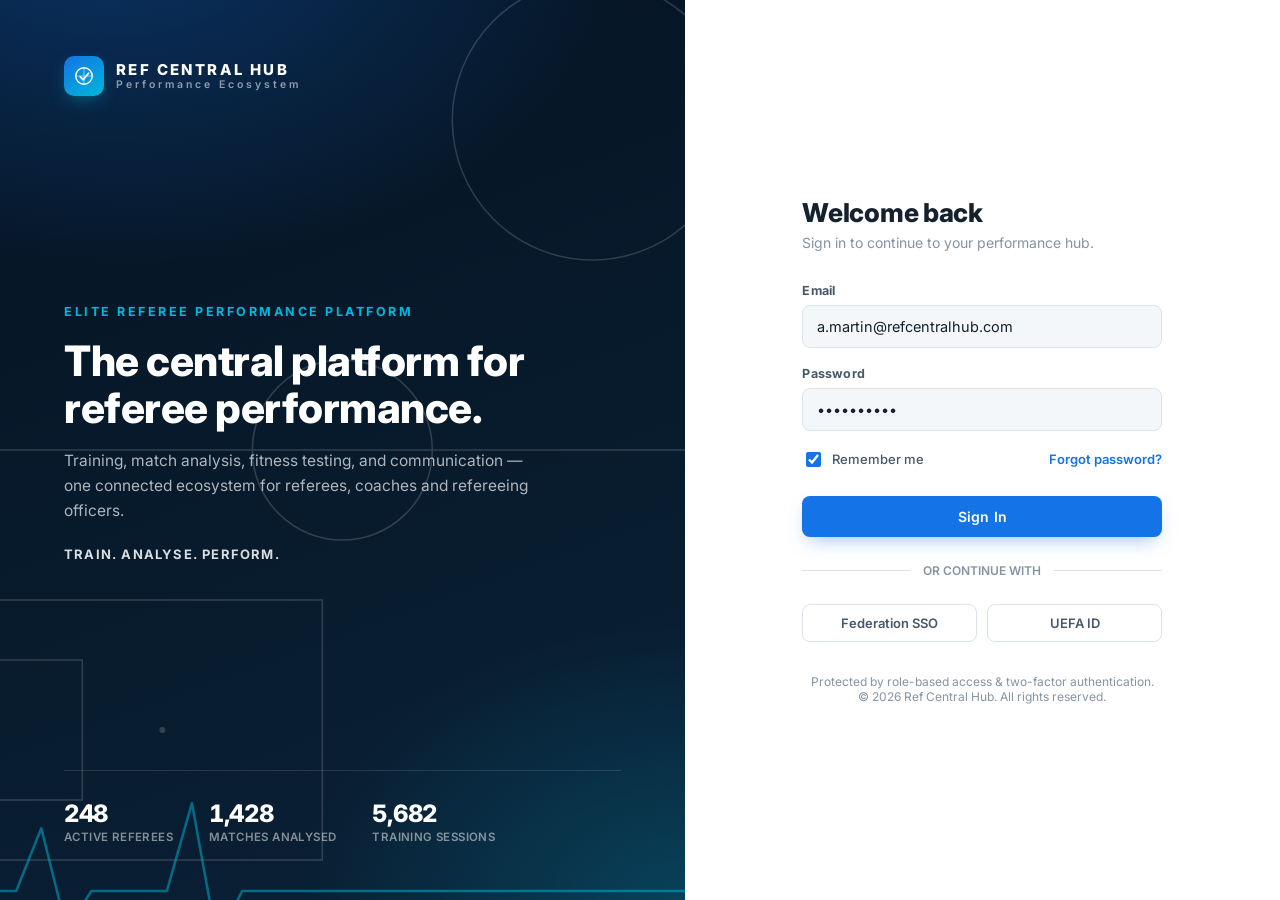
<file: index.html>
<!doctype html>
<html lang="en">
<head>
<meta charset="UTF-8">
<meta name="viewport" content="width=device-width, initial-scale=1.0">
<title>Ref Central Hub — Sign In</title>
<link rel="preconnect" href="https://fonts.googleapis.com">
<link rel="preconnect" href="https://fonts.gstatic.com" crossorigin>
<link href="https://fonts.googleapis.com/css2?family=Inter:wght@400;500;600;700;800;900&display=swap" rel="stylesheet">
<link rel="stylesheet" href="css/styles.css">
<style>
  html, body { height: 100%; }
  body { overflow: hidden; }

  .login-screen {
    display: grid;
    grid-template-columns: 1.15fr 1fr;
    height: 100vh;
    min-height: 640px;
  }

  /* ---------------- Left panel ---------------- */
  .login-visual {
    position: relative;
    background:
      radial-gradient(ellipse 900px 600px at 15% -10%, rgba(20,115,230,0.35), transparent 60%),
      radial-gradient(ellipse 700px 500px at 100% 100%, rgba(0,184,217,0.22), transparent 55%),
      linear-gradient(160deg, #051323 0%, var(--navy-900) 45%, #0A2036 100%);
    color: var(--white);
    padding: 56px 64px;
    display: flex;
    flex-direction: column;
    justify-content: space-between;
    overflow: hidden;
  }

  .pitch-svg {
    position: absolute;
    inset: 0;
    width: 100%;
    height: 100%;
    opacity: 0.16;
  }

  .trace-svg {
    position: absolute;
    left: -5%;
    bottom: -6%;
    width: 110%;
    opacity: 0.5;
  }

  .login-visual-top {
    position: relative;
    z-index: 2;
    display: flex;
    align-items: center;
    gap: 12px;
  }

  .logo-mark {
    width: 40px; height: 40px;
    border-radius: 10px;
    background: linear-gradient(145deg, var(--blue-600), var(--cyan-500));
    display: flex; align-items: center; justify-content: center;
    box-shadow: 0 6px 18px -6px rgba(0,184,217,0.6);
  }
  .logo-wordmark {
    font-size: 15px;
    font-weight: 800;
    letter-spacing: 2.4px;
    line-height: 1.15;
  }
  .logo-wordmark span { display: block; }
  .logo-wordmark .sub { color: rgba(255,255,255,0.55); font-weight: 600; letter-spacing: 3px; font-size: 10.5px; }

  .login-visual-mid {
    position: relative;
    z-index: 2;
    max-width: 480px;
  }
  .login-visual-mid .eyebrow {
    font-size: 12.5px;
    font-weight: 700;
    letter-spacing: 2.5px;
    text-transform: uppercase;
    color: var(--cyan-500);
    margin-bottom: 18px;
  }
  .login-visual-mid h1 {
    font-size: 42px;
    line-height: 1.12;
    font-weight: 800;
    letter-spacing: -0.5px;
    margin: 0 0 18px;
  }
  .login-visual-mid p {
    font-size: 15.5px;
    line-height: 1.6;
    color: rgba(255,255,255,0.68);
    margin: 0 0 6px;
  }
  .login-visual-mid .tagline {
    margin-top: 22px;
    font-size: 13px;
    font-weight: 700;
    letter-spacing: 1.2px;
    text-transform: uppercase;
    color: rgba(255,255,255,0.85);
  }

  .stat-row {
    position: relative;
    z-index: 2;
    display: flex;
    gap: 36px;
    padding-top: 28px;
    border-top: 1px solid rgba(255,255,255,0.12);
  }
  .stat-row .stat .num {
    font-size: 24px;
    font-weight: 800;
    letter-spacing: -0.3px;
  }
  .stat-row .stat .lbl {
    font-size: 11.5px;
    color: rgba(255,255,255,0.5);
    font-weight: 600;
    letter-spacing: 0.4px;
    margin-top: 2px;
  }

  /* ---------------- Right panel ---------------- */
  .login-form-side {
    display: flex;
    align-items: center;
    justify-content: center;
    background: var(--white);
    padding: 40px;
  }
  .login-form-wrap { width: 100%; max-width: 360px; }
  .login-form-wrap h2 {
    font-size: 26px;
    font-weight: 800;
    margin: 0 0 6px;
    letter-spacing: -0.3px;
  }
  .login-form-wrap .lead {
    font-size: 14px;
    color: var(--text-400);
    margin: 0 0 32px;
  }

  .field { margin-bottom: 18px; }
  .field label {
    display: block;
    font-size: 12.5px;
    font-weight: 700;
    color: var(--text-600);
    margin-bottom: 7px;
    letter-spacing: 0.2px;
  }
  .field input {
    width: 100%;
    padding: 12px 14px;
    border-radius: var(--radius-sm);
    border: 1.5px solid var(--grey-200);
    font-size: 14.5px;
    font-family: var(--font);
    color: var(--text-900);
    background: var(--grey-50);
    transition: border-color .15s ease, background .15s ease;
  }
  .field input:focus {
    outline: none;
    border-color: var(--blue-600);
    background: var(--white);
    box-shadow: 0 0 0 4px rgba(20,115,230,0.12);
  }

  .field-row {
    display: flex;
    align-items: center;
    justify-content: space-between;
    margin-bottom: 26px;
  }
  .remember { display: flex; align-items: center; gap: 8px; font-size: 13px; color: var(--text-600); font-weight: 500; }
  .remember input { accent-color: var(--blue-600); width: 15px; height: 15px; }
  .forgot { font-size: 13px; font-weight: 600; color: var(--blue-600); }
  .forgot:hover { text-decoration: underline; }

  .divider {
    display: flex; align-items: center; gap: 12px;
    margin: 26px 0;
    color: var(--text-400); font-size: 12px; font-weight: 600;
  }
  .divider::before, .divider::after { content: ''; flex: 1; height: 1px; background: var(--grey-200); }

  .sso-row { display: flex; gap: 10px; }
  .sso-btn {
    flex: 1;
    padding: 10px;
    border-radius: var(--radius-sm);
    border: 1.5px solid var(--grey-200);
    background: var(--white);
    font-size: 13px;
    font-weight: 600;
    color: var(--text-600);
    display: flex; align-items: center; justify-content: center; gap: 8px;
  }
  .sso-btn:hover { border-color: var(--grey-400); }

  .footnote {
    margin-top: 32px;
    font-size: 12px;
    color: var(--text-400);
    text-align: center;
  }

  .error-msg {
    display: none;
    align-items: center;
    gap: 8px;
    background: var(--red-100);
    color: #B32330;
    font-size: 12.5px;
    font-weight: 600;
    padding: 10px 12px;
    border-radius: var(--radius-sm);
    margin-bottom: 18px;
  }
  .error-msg.show { display: flex; }

  @media (max-width: 920px) {
    .login-screen { grid-template-columns: 1fr; }
    .login-visual { display: none; }
    body { overflow: auto; }
  }
</style>
</head>
<body>

<div class="login-screen">

  <!-- LEFT: brand / visual -->
  <div class="login-visual">
    <svg class="pitch-svg" viewBox="0 0 800 900" preserveAspectRatio="xMidYMid slice">
      <circle cx="650" cy="120" r="140" fill="none" stroke="white" stroke-width="1.5"/>
      <rect x="-40" y="600" width="420" height="260" fill="none" stroke="white" stroke-width="1.5"/>
      <rect x="-40" y="660" width="180" height="140" fill="none" stroke="white" stroke-width="1.5"/>
      <circle cx="220" cy="730" r="3" fill="white"/>
      <line x1="0" y1="450" x2="800" y2="450" stroke="white" stroke-width="1.5"/>
      <circle cx="400" cy="450" r="90" fill="none" stroke="white" stroke-width="1.5"/>
    </svg>
    <svg class="trace-svg" viewBox="0 0 600 160" preserveAspectRatio="none">
      <polyline points="0,110 40,110 60,60 80,140 100,110 160,110 180,40 200,150 220,110 600,110"
        fill="none" stroke="#00B8D9" stroke-width="2" stroke-linejoin="round" stroke-linecap="round"/>
    </svg>

    <div class="login-visual-top">
      <div class="logo-mark">
        <svg width="22" height="22" viewBox="0 0 24 24" fill="none">
          <circle cx="12" cy="12" r="9" stroke="white" stroke-width="1.6"/>
          <path d="M12 3v18M3 12h18" stroke="white" stroke-width="1.2" opacity="0.5"/>
          <path d="M8 13l3 3 6-7" stroke="white" stroke-width="2" stroke-linecap="round" stroke-linejoin="round"/>
        </svg>
      </div>
      <div class="logo-wordmark">
        <span>REF CENTRAL HUB</span>
        <span class="sub">Performance Ecosystem</span>
      </div>
    </div>

    <div class="login-visual-mid">
      <div class="eyebrow">Elite Referee Performance Platform</div>
      <h1>The central platform for referee performance.</h1>
      <p>Training, match analysis, fitness testing, and communication — one connected ecosystem for referees, coaches and refereeing officers.</p>
      <div class="tagline">Train. Analyse. Perform.</div>
    </div>

    <div class="stat-row">
      <div class="stat">
        <div class="num tabular">248</div>
        <div class="lbl">ACTIVE REFEREES</div>
      </div>
      <div class="stat">
        <div class="num tabular">1,428</div>
        <div class="lbl">MATCHES ANALYSED</div>
      </div>
      <div class="stat">
        <div class="num tabular">5,682</div>
        <div class="lbl">TRAINING SESSIONS</div>
      </div>
    </div>
  </div>

  <!-- RIGHT: form -->
  <div class="login-form-side">
    <div class="login-form-wrap">
      <h2>Welcome back</h2>
      <p class="lead">Sign in to continue to your performance hub.</p>

      <div class="error-msg" id="errorMsg">
        <svg width="16" height="16" viewBox="0 0 24 24" fill="none"><circle cx="12" cy="12" r="10" stroke="#B32330" stroke-width="2"/><path d="M12 8v5M12 16h.01" stroke="#B32330" stroke-width="2" stroke-linecap="round"/></svg>
        Invalid email or password. Please try again.
      </div>

      <form id="loginForm">
        <div class="field">
          <label for="email">Email</label>
          <input type="email" id="email" placeholder="name@federation.org" value="a.martin@refcentralhub.com" required>
        </div>
        <div class="field">
          <label for="password">Password</label>
          <input type="password" id="password" placeholder="••••••••••" value="••••••••••" required>
        </div>
        <div class="field-row">
          <label class="remember"><input type="checkbox" checked> Remember me</label>
          <a href="#" class="forgot">Forgot password?</a>
        </div>
        <button type="submit" class="btn btn-primary btn-block">Sign In</button>
      </form>

      <div class="divider">OR CONTINUE WITH</div>
      <div class="sso-row">
        <button class="sso-btn">Federation SSO</button>
        <button class="sso-btn">UEFA ID</button>
      </div>

      <div class="footnote">Protected by role-based access &amp; two-factor authentication.<br>© 2026 Ref Central Hub. All rights reserved.</div>
    </div>
  </div>

</div>

<script>
  document.getElementById('loginForm').addEventListener('submit', function(e){
    e.preventDefault();
    window.location.href = 'dashboard.html';
  });
</script>
</body>
</html>
</file>
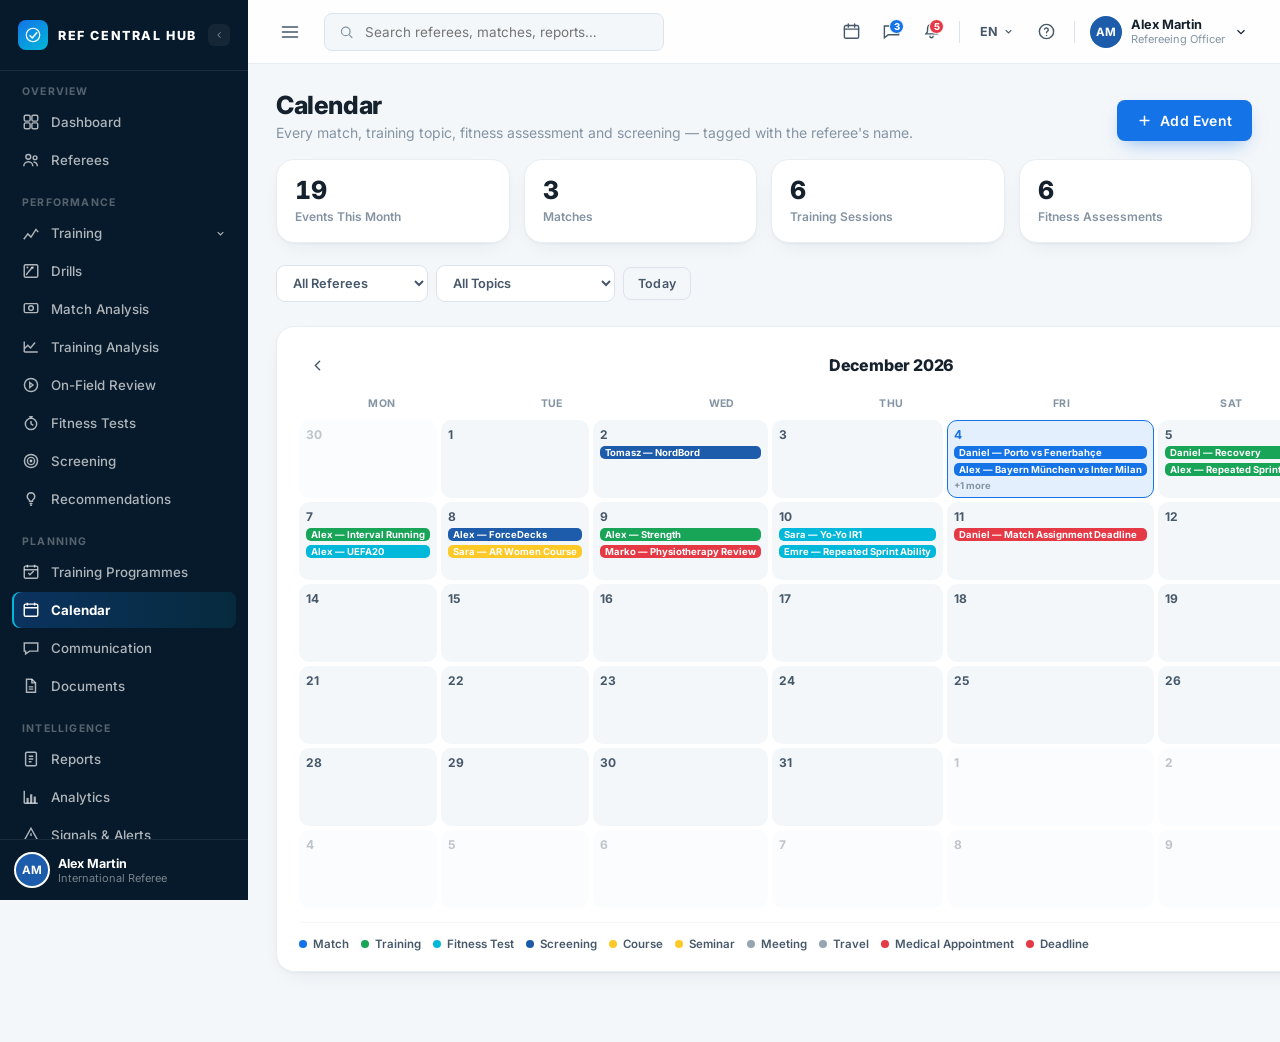
<file: calendar.html>
<!doctype html>
<html lang="en">
<head>
<meta charset="UTF-8">
<meta name="viewport" content="width=device-width, initial-scale=1.0">
<title>Calendar — Ref Central Hub</title>
<link rel="preconnect" href="https://fonts.googleapis.com">
<link rel="preconnect" href="https://fonts.gstatic.com" crossorigin>
<link href="https://fonts.googleapis.com/css2?family=Inter:wght@400;500;600;700;800;900&display=swap" rel="stylesheet">
<link rel="stylesheet" href="css/styles.css">
<link rel="stylesheet" href="css/dashboard.css">
<link rel="stylesheet" href="css/referees.css">
<link rel="stylesheet" href="css/fitness.css">
<link rel="stylesheet" href="css/calendar.css">
</head>
<body class="app-body">

<!-- ================= SIDEBAR ================= -->
<aside class="sidebar" id="sidebar">
  <div class="sidebar-logo">
    <div class="logo-mark-sm">
      <svg width="18" height="18" viewBox="0 0 24 24" fill="none">
        <circle cx="12" cy="12" r="9" stroke="white" stroke-width="1.6"/>
        <path d="M8 13l3 3 6-7" stroke="white" stroke-width="2" stroke-linecap="round" stroke-linejoin="round"/>
      </svg>
    </div>
    <div class="logo-wordmark-sm"><span>REF CENTRAL HUB</span></div>
    <button class="sidebar-collapse" id="sidebarToggle" aria-label="Collapse sidebar">
      <svg width="16" height="16" viewBox="0 0 24 24" fill="none" stroke="currentColor" stroke-width="2" stroke-linecap="round"><path d="M15 6l-6 6 6 6"/></svg>
    </button>
  </div>

  <nav class="sidebar-nav">
    <div class="nav-group">
      <div class="nav-label" data-i18n="grp_overview">Overview</div>
      <a class="nav-item" href="dashboard.html">
        <span class="nav-icon"><svg viewBox="0 0 20 20" fill="none" stroke="currentColor" stroke-width="1.6"><rect x="2.5" y="2.5" width="6.5" height="6.5" rx="1.5"/><rect x="11" y="2.5" width="6.5" height="6.5" rx="1.5"/><rect x="2.5" y="11" width="6.5" height="6.5" rx="1.5"/><rect x="11" y="11" width="6.5" height="6.5" rx="1.5"/></svg></span>
        <span class="nav-text" data-i18n="nav_dashboard">Dashboard</span>
      </a>
      <a class="nav-item" href="referees.html">
        <span class="nav-icon"><svg viewBox="0 0 20 20" fill="none" stroke="currentColor" stroke-width="1.6"><circle cx="7" cy="6.5" r="2.7"/><path d="M2 17c0-2.8 2.2-5 5-5s5 2.2 5 5"/><circle cx="14.5" cy="7.5" r="2.1"/><path d="M12.8 12.3c2.3.2 4.2 2.1 4.2 4.7"/></svg></span>
        <span class="nav-text" data-i18n="nav_referees">Referees</span>
      </a>
    </div>

    <div class="nav-group">
      <div class="nav-label" data-i18n="grp_performance">Performance</div>
      <div class="nav-dropdown">
        <button type="button" class="nav-item nav-dropdown-toggle">
          <span class="nav-icon"><svg viewBox="0 0 20 20" fill="none" stroke="currentColor" stroke-width="1.6"><path d="M2 17l4.5-6 3.5 3.5L15.5 6l2.5 3"/></svg></span>
          <span class="nav-text" data-i18n="nav_training">Training</span>
          <svg class="nav-caret" width="11" height="11" viewBox="0 0 24 24" fill="none" stroke="currentColor" stroke-width="2.5"><path d="M6 9l6 6 6-6"/></svg>
        </button>
        <div class="nav-submenu">
          <a class="nav-subitem" href="training-files.html">
            <span class="nav-text" data-i18n="nav_training_files">Training Files</span>
          </a>
        </div>
      </div>
      <a class="nav-item" href="drills.html">
        <span class="nav-icon"><svg viewBox="0 0 20 20" fill="none" stroke="currentColor" stroke-width="1.6"><rect x="2.5" y="3" width="15" height="14" rx="1.5"/><path d="M5 14c2-4 4-4 6-8" stroke-linecap="round"/><path d="M11 6l1.3-.3-.3 1.3" stroke-linecap="round" stroke-linejoin="round"/><circle cx="6" cy="6" r="1.1" fill="currentColor" stroke="none"/></svg></span>
        <span class="nav-text" data-i18n="nav_drills">Drills</span>
      </a>
      <a class="nav-item" href="#">
        <span class="nav-icon"><svg viewBox="0 0 20 20" fill="none" stroke="currentColor" stroke-width="1.6"><rect x="2.5" y="4" width="15" height="10" rx="1.5"/><circle cx="10" cy="9" r="2.6"/></svg></span>
        <span class="nav-text" data-i18n="nav_match_analysis">Match Analysis</span>
      </a>
      <a class="nav-item" href="training-analysis.html">
        <span class="nav-icon"><svg viewBox="0 0 20 20" fill="none" stroke="currentColor" stroke-width="1.6"><path d="M2.5 15.5h15M2.5 15.5V4M2.5 12l4-4 3 3 5-6"/></svg></span>
        <span class="nav-text" data-i18n="nav_training_analysis">Training Analysis</span>
      </a>
      <a class="nav-item" href="#">
        <span class="nav-icon"><svg viewBox="0 0 20 20" fill="none" stroke="currentColor" stroke-width="1.6"><circle cx="10" cy="10" r="7.3"/><path d="M8.6 7.2l3.6 2.8-3.6 2.8z"/></svg></span>
        <span class="nav-text" data-i18n="nav_onfield_review">On-Field Review</span>
      </a>
      <a class="nav-item" href="fitness-tests.html">
        <span class="nav-icon"><svg viewBox="0 0 20 20" fill="none" stroke="currentColor" stroke-width="1.6"><circle cx="10" cy="11" r="6.3"/><path d="M10 4.7V3M8 3h4M10 7.7V11l2.6 1.6"/></svg></span>
        <span class="nav-text" data-i18n="nav_fitness_tests">Fitness Tests</span>
      </a>
      <a class="nav-item" href="screening.html">
        <span class="nav-icon"><svg viewBox="0 0 20 20" fill="none" stroke="currentColor" stroke-width="1.6"><circle cx="10" cy="10" r="7.3"/><circle cx="10" cy="10" r="4"/><circle cx="10" cy="10" r="0.8" fill="currentColor"/></svg></span>
        <span class="nav-text" data-i18n="nav_screening">Screening</span>
      </a>
      <a class="nav-item" href="#">
        <span class="nav-icon"><svg viewBox="0 0 20 20" fill="none" stroke="currentColor" stroke-width="1.6"><path d="M10 3a4.2 4.2 0 0 0-2.4 7.6c.5.4.8 1 .8 1.6v.3h3.2v-.3c0-.6.3-1.2.8-1.6A4.2 4.2 0 0 0 10 3z"/><path d="M8.4 15h3.2M9 17h2"/></svg></span>
        <span class="nav-text" data-i18n="nav_recommendations">Recommendations</span>
      </a>
    </div>

    <div class="nav-group">
      <div class="nav-label" data-i18n="grp_planning">Planning</div>
      <a class="nav-item" href="#">
        <span class="nav-icon"><svg viewBox="0 0 20 20" fill="none" stroke="currentColor" stroke-width="1.6"><rect x="2.5" y="3.5" width="15" height="13.5" rx="1.5"/><path d="M2.5 7.5h15M6 2v3M14 2v3"/><path d="M7 11.2l1.8 1.8L13 9" /></svg></span>
        <span class="nav-text" data-i18n="nav_training_programmes">Training Programmes</span>
      </a>
      <a class="nav-item active" href="calendar.html">
        <span class="nav-icon"><svg viewBox="0 0 20 20" fill="none" stroke="currentColor" stroke-width="1.6"><rect x="2.5" y="3.5" width="15" height="13.5" rx="1.5"/><path d="M2.5 7.5h15M6 2v3M14 2v3"/></svg></span>
        <span class="nav-text" data-i18n="nav_calendar">Calendar</span>
      </a>
      <a class="nav-item" href="communication.html">
        <span class="nav-icon"><svg viewBox="0 0 20 20" fill="none" stroke="currentColor" stroke-width="1.6"><path d="M2.5 4.5h15v9h-9L4 16.5v-3H2.5z"/></svg></span>
        <span class="nav-text" data-i18n="nav_communication">Communication</span>
      </a>
      <a class="nav-item" href="documents.html">
        <span class="nav-icon"><svg viewBox="0 0 20 20" fill="none" stroke="currentColor" stroke-width="1.6"><path d="M5 2.5h6l4 4v10.5H5z"/><path d="M11 2.5v4h4M7.5 11h5M7.5 13.5h5"/></svg></span>
        <span class="nav-text" data-i18n="nav_documents">Documents</span>
      </a>
    </div>

    <div class="nav-group">
      <div class="nav-label" data-i18n="grp_intelligence">Intelligence</div>
      <a class="nav-item" href="#">
        <span class="nav-icon"><svg viewBox="0 0 20 20" fill="none" stroke="currentColor" stroke-width="1.6"><rect x="4" y="2.5" width="12" height="15" rx="1.5"/><path d="M7.5 7h5M7.5 10h5M7.5 13h3"/></svg></span>
        <span class="nav-text" data-i18n="nav_reports">Reports</span>
      </a>
      <a class="nav-item" href="#">
        <span class="nav-icon"><svg viewBox="0 0 20 20" fill="none" stroke="currentColor" stroke-width="1.6"><path d="M2.5 17V3M2.5 17h15"/><rect x="5" y="11" width="2.4" height="6" fill="currentColor" stroke="none"/><rect x="9" y="7" width="2.4" height="10" fill="currentColor" stroke="none"/><rect x="13" y="9.5" width="2.4" height="7.5" fill="currentColor" stroke="none"/></svg></span>
        <span class="nav-text" data-i18n="nav_analytics">Analytics</span>
      </a>
      <a class="nav-item" href="#">
        <span class="nav-icon"><svg viewBox="0 0 20 20" fill="none" stroke="currentColor" stroke-width="1.6"><path d="M10 2.5l7.5 13.5h-15z"/><path d="M10 8v3.2M10 13.6h.01"/></svg></span>
        <span class="nav-text" data-i18n="nav_signals_alerts">Signals &amp; Alerts</span>
      </a>
      <a class="nav-item" href="#">
        <span class="nav-icon"><svg viewBox="0 0 20 20" fill="none" stroke="currentColor" stroke-width="1.6"><path d="M2.5 4.2c2.2-1 5.4-1 7.5.6 2.1-1.6 5.3-1.6 7.5-.6v10.6c-2.2-1-5.4-1-7.5.6-2.1-1.6-5.3-1.6-7.5-.6z"/><path d="M10 4.8v10.6"/></svg></span>
        <span class="nav-text" data-i18n="nav_education">Education</span>
      </a>
    </div>

    <div class="nav-group">
      <div class="nav-label" data-i18n="grp_admin">Admin</div>
      <a class="nav-item" href="organizations.html">
        <span class="nav-icon"><svg viewBox="0 0 20 20" fill="none" stroke="currentColor" stroke-width="1.6"><circle cx="8" cy="7" r="2.6"/><path d="M3 17c0-2.6 2.2-4.7 5-4.7s5 2.1 5 4.7"/><circle cx="15.2" cy="6" r="1.4"/><path d="M14 11.5c1.7.3 3 1.8 3 3.6"/></svg></span>
        <span class="nav-text" data-i18n="nav_user_management">User Management</span>
      </a>
      <a class="nav-item" href="settings.html">
        <span class="nav-icon"><svg viewBox="0 0 20 20" fill="none" stroke="currentColor" stroke-width="1.6"><circle cx="10" cy="10" r="2.6"/><path d="M10 3v1.8M10 15.2V17M17 10h-1.8M4.8 10H3M14.9 5.1l-1.3 1.3M6.4 13.6l-1.3 1.3M14.9 14.9l-1.3-1.3M6.4 6.4L5.1 5.1"/></svg></span>
        <span class="nav-text" data-i18n="nav_settings">Settings</span>
      </a>
    </div>
  </nav>

  <div class="sidebar-footer">
    <div class="sidebar-user">
      <div class="avatar avatar-sm" style="background:#1C5CAB">AM</div>
      <div class="sidebar-user-info">
        <div class="name">Alex Martin</div>
        <div class="role" data-i18n="label_international_referee">International Referee</div>
      </div>
    </div>
  </div>
</aside>

<!-- ================= MAIN ================= -->
<div class="app-main">

  <header class="topbar">
    <button class="icon-btn mobile-only" id="mobileNavToggle" aria-label="Menu">
      <svg width="20" height="20" viewBox="0 0 24 24" fill="none" stroke="currentColor" stroke-width="2" stroke-linecap="round"><path d="M3 6h18M3 12h18M3 18h18"/></svg>
    </button>
    <div class="search-box">
      <svg width="16" height="16" viewBox="0 0 24 24" fill="none" stroke="currentColor" stroke-width="2" stroke-linecap="round"><circle cx="11" cy="11" r="7"/><path d="M21 21l-4.3-4.3"/></svg>
      <input type="text" placeholder="Search referees, matches, reports…" data-i18n-placeholder="search_placeholder_default">
    </div>
    <div class="topbar-spacer"></div>
    <div class="topbar-actions">
      <button class="icon-btn" title="Calendar" data-i18n-title="title_calendar"><svg width="19" height="19" viewBox="0 0 24 24" fill="none" stroke="currentColor" stroke-width="1.8" stroke-linecap="round"><rect x="3" y="4.5" width="18" height="16" rx="2"/><path d="M3 9h18M8 2.5v4M16 2.5v4"/></svg></button>
      <button class="icon-btn" title="Messages" data-i18n-title="title_messages"><svg width="19" height="19" viewBox="0 0 24 24" fill="none" stroke="currentColor" stroke-width="1.8" stroke-linecap="round"><path d="M3 5h18v11H8l-5 4z"/></svg><span class="dot-badge">3</span></button>
      <button class="icon-btn" title="Notifications" data-i18n-title="title_notifications"><svg width="19" height="19" viewBox="0 0 24 24" fill="none" stroke="currentColor" stroke-width="1.8" stroke-linecap="round"><path d="M12 3a5 5 0 0 0-5 5v3.5c0 .8-.3 1.6-.9 2.2L5 15h14l-1.1-1.3a3 3 0 0 1-.9-2.2V8a5 5 0 0 0-5-5z"/><path d="M10 18a2 2 0 0 0 4 0"/></svg><span class="dot-badge critical">5</span></button>
      <div class="topbar-divider"></div>
      <div class="lang-dropdown-wrap"><button class="lang-select" id="langSelectBtn"><span id="langSelectLabel">EN</span> <svg width="11" height="11" viewBox="0 0 24 24" fill="none" stroke="currentColor" stroke-width="2.5"><path d="M6 9l6 6 6-6"/></svg></button><div class="lang-dropdown" id="langDropdown"></div></div>
      <button class="icon-btn" title="Help" data-i18n-title="title_help"><svg width="19" height="19" viewBox="0 0 24 24" fill="none" stroke="currentColor" stroke-width="1.8" stroke-linecap="round"><circle cx="12" cy="12" r="9"/><path d="M9.5 9a2.5 2.5 0 0 1 4.8 1c0 1.7-2.3 1.8-2.3 3.5"/><path d="M12 17h.01"/></svg></button>
      <div class="topbar-divider"></div>
      <div class="user-chip">
        <div class="avatar avatar-sm" style="background:#1C5CAB">AM</div>
        <div class="user-chip-info"><div class="name">Alex Martin</div><div class="role" data-i18n="label_refereeing_officer">Refereeing Officer</div></div>
        <svg width="14" height="14" viewBox="0 0 24 24" fill="none" stroke="currentColor" stroke-width="2"><path d="M6 9l6 6 6-6"/></svg>
      </div>
    </div>
  </header>

  <main class="content">
    <div class="page-head">
      <div>
        <h1 data-i18n="page_calendar_title">Calendar</h1>
        <p class="page-sub" data-i18n="page_calendar_sub">Every match, training topic, fitness assessment and screening — tagged with the referee's name.</p>
      </div>
      <button class="btn btn-primary" id="openAddEvent">
        <svg width="15" height="15" viewBox="0 0 24 24" fill="none" stroke="white" stroke-width="2.4" stroke-linecap="round"><path d="M12 5v14M5 12h14"/></svg>
        <span data-i18n="btn_add_event">Add Event</span>
      </button>
    </div>

    <div class="kpi-grid" id="calKpis" style="grid-template-columns:repeat(4,1fr);"></div>

    <div class="filter-row">
      <select class="filter-select" id="filterRefCal"><option value="">All Referees</option></select>
      <select class="filter-select" id="filterTypeCal"><option value="">All Topics</option></select>
      <button class="btn btn-ghost" id="todayBtn" style="padding:8px 14px;font-size:12.5px;">Today</button>
    </div>

    <div class="cal-layout">
      <div class="card card-pad">
        <div class="cal-header">
          <button class="icon-btn" id="prevMonth"><svg width="17" height="17" viewBox="0 0 24 24" fill="none" stroke="currentColor" stroke-width="2" stroke-linecap="round"><path d="M15 6l-6 6 6 6"/></svg></button>
          <div class="cal-month-label" id="calMonthLabel">—</div>
          <button class="icon-btn" id="nextMonth"><svg width="17" height="17" viewBox="0 0 24 24" fill="none" stroke="currentColor" stroke-width="2" stroke-linecap="round"><path d="M9 6l6 6-6 6"/></svg></button>
        </div>
        <div class="cal-weekdays">
          <div>Mon</div><div>Tue</div><div>Wed</div><div>Thu</div><div>Fri</div><div>Sat</div><div>Sun</div>
        </div>
        <div class="cal-grid" id="calGrid"></div>
        <div class="cal-legend" id="calLegend"></div>
      </div>

      <div class="card card-pad">
        <div class="card-head">
          <div class="card-title" id="agendaTitle">Agenda</div>
          <a href="#" class="card-link" id="clearDaySelect">Show all month</a>
        </div>
        <div class="agenda-list" id="agendaList"></div>
      </div>
    </div>
  </main>
</div>

<!-- ===== Add Event modal ===== -->
<div class="modal-overlay" id="addEventModal">
  <div class="modal">
    <div class="modal-head">
      <div>
        <h3>Add Calendar Event</h3>
        <p>Schedule a match, training topic, fitness test, screening or other event.</p>
      </div>
      <button class="modal-close" data-close-modal><svg width="15" height="15" viewBox="0 0 24 24" fill="none" stroke="currentColor" stroke-width="2.2" stroke-linecap="round"><path d="M18 6L6 18M6 6l12 12"/></svg></button>
    </div>
    <div class="modal-body">
      <form id="addEventForm">
        <div class="form-grid">
          <div class="form-field full">
            <label for="evReferee">Referee</label>
            <select id="evReferee"></select>
          </div>
          <div class="form-field full">
            <label for="evType">Event type</label>
            <select id="evType"></select>
          </div>
          <div class="form-field full" id="evTopicWrap">
            <label for="evTopicSelect">Topic</label>
            <select id="evTopicSelect"></select>
            <input type="text" id="evTopicText" placeholder="e.g. Real Madrid vs Manchester City" style="display:none; margin-top:8px;">
          </div>
          <div class="form-field">
            <label for="evDate">Date</label>
            <input type="date" id="evDate" required>
          </div>
          <div class="form-field">
            <label for="evTime">Time</label>
            <input type="time" id="evTime">
          </div>
          <div class="form-field full">
            <label for="evLocation">Location (optional)</label>
            <input type="text" id="evLocation" placeholder="e.g. Marbella Performance Centre">
          </div>
          <div class="form-field full">
            <label for="evNotes">Notes (optional)</label>
            <input type="text" id="evNotes">
          </div>
        </div>
      </form>
    </div>
    <div class="modal-foot">
      <button class="btn btn-ghost" data-close-modal>Cancel</button>
      <button class="btn btn-primary" id="submitAddEvent">Save Event</button>
    </div>
  </div>
</div>

<div class="toast" id="toast"></div>

<script src="js/data.js"></script>
<script src="js/app.js"></script>
<script src="js/i18n.js"></script>
<script src="js/calendar.js"></script>
</body>
</html>
</file>
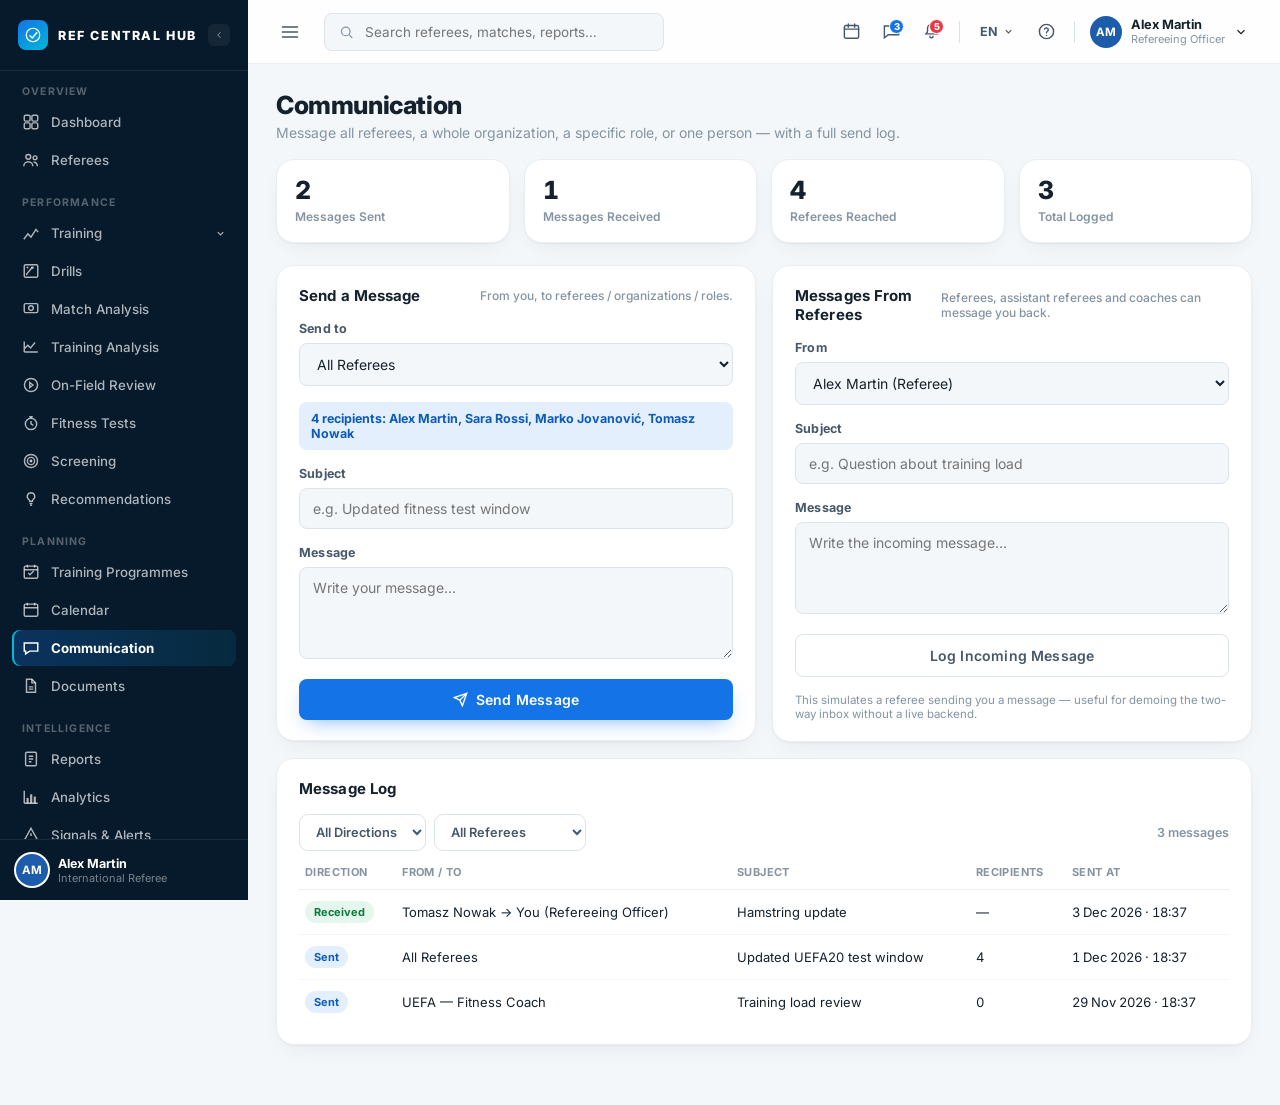
<file: communication.html>
<!doctype html>
<html lang="en">
<head>
<meta charset="UTF-8">
<meta name="viewport" content="width=device-width, initial-scale=1.0">
<title>Communication — Ref Central Hub</title>
<link rel="preconnect" href="https://fonts.googleapis.com">
<link rel="preconnect" href="https://fonts.gstatic.com" crossorigin>
<link href="https://fonts.googleapis.com/css2?family=Inter:wght@400;500;600;700;800;900&display=swap" rel="stylesheet">
<link rel="stylesheet" href="css/styles.css">
<link rel="stylesheet" href="css/dashboard.css">
<link rel="stylesheet" href="css/referees.css">
<link rel="stylesheet" href="css/fitness.css">
<link rel="stylesheet" href="css/communication.css">
</head>
<body class="app-body">

<!-- ================= SIDEBAR ================= -->
<aside class="sidebar" id="sidebar">
  <div class="sidebar-logo">
    <div class="logo-mark-sm">
      <svg width="18" height="18" viewBox="0 0 24 24" fill="none">
        <circle cx="12" cy="12" r="9" stroke="white" stroke-width="1.6"/>
        <path d="M8 13l3 3 6-7" stroke="white" stroke-width="2" stroke-linecap="round" stroke-linejoin="round"/>
      </svg>
    </div>
    <div class="logo-wordmark-sm"><span>REF CENTRAL HUB</span></div>
    <button class="sidebar-collapse" id="sidebarToggle" aria-label="Collapse sidebar">
      <svg width="16" height="16" viewBox="0 0 24 24" fill="none" stroke="currentColor" stroke-width="2" stroke-linecap="round"><path d="M15 6l-6 6 6 6"/></svg>
    </button>
  </div>

  <nav class="sidebar-nav">
    <div class="nav-group">
      <div class="nav-label" data-i18n="grp_overview">Overview</div>
      <a class="nav-item" href="dashboard.html">
        <span class="nav-icon"><svg viewBox="0 0 20 20" fill="none" stroke="currentColor" stroke-width="1.6"><rect x="2.5" y="2.5" width="6.5" height="6.5" rx="1.5"/><rect x="11" y="2.5" width="6.5" height="6.5" rx="1.5"/><rect x="2.5" y="11" width="6.5" height="6.5" rx="1.5"/><rect x="11" y="11" width="6.5" height="6.5" rx="1.5"/></svg></span>
        <span class="nav-text" data-i18n="nav_dashboard">Dashboard</span>
      </a>
      <a class="nav-item" href="referees.html">
        <span class="nav-icon"><svg viewBox="0 0 20 20" fill="none" stroke="currentColor" stroke-width="1.6"><circle cx="7" cy="6.5" r="2.7"/><path d="M2 17c0-2.8 2.2-5 5-5s5 2.2 5 5"/><circle cx="14.5" cy="7.5" r="2.1"/><path d="M12.8 12.3c2.3.2 4.2 2.1 4.2 4.7"/></svg></span>
        <span class="nav-text" data-i18n="nav_referees">Referees</span>
      </a>
    </div>

    <div class="nav-group">
      <div class="nav-label" data-i18n="grp_performance">Performance</div>
      <div class="nav-dropdown">
        <button type="button" class="nav-item nav-dropdown-toggle">
          <span class="nav-icon"><svg viewBox="0 0 20 20" fill="none" stroke="currentColor" stroke-width="1.6"><path d="M2 17l4.5-6 3.5 3.5L15.5 6l2.5 3"/></svg></span>
          <span class="nav-text" data-i18n="nav_training">Training</span>
          <svg class="nav-caret" width="11" height="11" viewBox="0 0 24 24" fill="none" stroke="currentColor" stroke-width="2.5"><path d="M6 9l6 6 6-6"/></svg>
        </button>
        <div class="nav-submenu">
          <a class="nav-subitem" href="training-files.html">
            <span class="nav-text" data-i18n="nav_training_files">Training Files</span>
          </a>
        </div>
      </div>
      <a class="nav-item" href="drills.html">
        <span class="nav-icon"><svg viewBox="0 0 20 20" fill="none" stroke="currentColor" stroke-width="1.6"><rect x="2.5" y="3" width="15" height="14" rx="1.5"/><path d="M5 14c2-4 4-4 6-8" stroke-linecap="round"/><path d="M11 6l1.3-.3-.3 1.3" stroke-linecap="round" stroke-linejoin="round"/><circle cx="6" cy="6" r="1.1" fill="currentColor" stroke="none"/></svg></span>
        <span class="nav-text" data-i18n="nav_drills">Drills</span>
      </a>
      <a class="nav-item" href="#">
        <span class="nav-icon"><svg viewBox="0 0 20 20" fill="none" stroke="currentColor" stroke-width="1.6"><rect x="2.5" y="4" width="15" height="10" rx="1.5"/><circle cx="10" cy="9" r="2.6"/></svg></span>
        <span class="nav-text" data-i18n="nav_match_analysis">Match Analysis</span>
      </a>
      <a class="nav-item" href="training-analysis.html">
        <span class="nav-icon"><svg viewBox="0 0 20 20" fill="none" stroke="currentColor" stroke-width="1.6"><path d="M2.5 15.5h15M2.5 15.5V4M2.5 12l4-4 3 3 5-6"/></svg></span>
        <span class="nav-text" data-i18n="nav_training_analysis">Training Analysis</span>
      </a>
      <a class="nav-item" href="#">
        <span class="nav-icon"><svg viewBox="0 0 20 20" fill="none" stroke="currentColor" stroke-width="1.6"><circle cx="10" cy="10" r="7.3"/><path d="M8.6 7.2l3.6 2.8-3.6 2.8z"/></svg></span>
        <span class="nav-text" data-i18n="nav_onfield_review">On-Field Review</span>
      </a>
      <a class="nav-item" href="fitness-tests.html">
        <span class="nav-icon"><svg viewBox="0 0 20 20" fill="none" stroke="currentColor" stroke-width="1.6"><circle cx="10" cy="11" r="6.3"/><path d="M10 4.7V3M8 3h4M10 7.7V11l2.6 1.6"/></svg></span>
        <span class="nav-text" data-i18n="nav_fitness_tests">Fitness Tests</span>
      </a>
      <a class="nav-item" href="screening.html">
        <span class="nav-icon"><svg viewBox="0 0 20 20" fill="none" stroke="currentColor" stroke-width="1.6"><circle cx="10" cy="10" r="7.3"/><circle cx="10" cy="10" r="4"/><circle cx="10" cy="10" r="0.8" fill="currentColor"/></svg></span>
        <span class="nav-text" data-i18n="nav_screening">Screening</span>
      </a>
      <a class="nav-item" href="#">
        <span class="nav-icon"><svg viewBox="0 0 20 20" fill="none" stroke="currentColor" stroke-width="1.6"><path d="M10 3a4.2 4.2 0 0 0-2.4 7.6c.5.4.8 1 .8 1.6v.3h3.2v-.3c0-.6.3-1.2.8-1.6A4.2 4.2 0 0 0 10 3z"/><path d="M8.4 15h3.2M9 17h2"/></svg></span>
        <span class="nav-text" data-i18n="nav_recommendations">Recommendations</span>
      </a>
    </div>

    <div class="nav-group">
      <div class="nav-label" data-i18n="grp_planning">Planning</div>
      <a class="nav-item" href="#">
        <span class="nav-icon"><svg viewBox="0 0 20 20" fill="none" stroke="currentColor" stroke-width="1.6"><rect x="2.5" y="3.5" width="15" height="13.5" rx="1.5"/><path d="M2.5 7.5h15M6 2v3M14 2v3"/><path d="M7 11.2l1.8 1.8L13 9" /></svg></span>
        <span class="nav-text" data-i18n="nav_training_programmes">Training Programmes</span>
      </a>
      <a class="nav-item" href="calendar.html">
        <span class="nav-icon"><svg viewBox="0 0 20 20" fill="none" stroke="currentColor" stroke-width="1.6"><rect x="2.5" y="3.5" width="15" height="13.5" rx="1.5"/><path d="M2.5 7.5h15M6 2v3M14 2v3"/></svg></span>
        <span class="nav-text" data-i18n="nav_calendar">Calendar</span>
      </a>
      <a class="nav-item active" href="communication.html">
        <span class="nav-icon"><svg viewBox="0 0 20 20" fill="none" stroke="currentColor" stroke-width="1.6"><path d="M2.5 4.5h15v9h-9L4 16.5v-3H2.5z"/></svg></span>
        <span class="nav-text" data-i18n="nav_communication">Communication</span>
      </a>
      <a class="nav-item" href="documents.html">
        <span class="nav-icon"><svg viewBox="0 0 20 20" fill="none" stroke="currentColor" stroke-width="1.6"><path d="M5 2.5h6l4 4v10.5H5z"/><path d="M11 2.5v4h4M7.5 11h5M7.5 13.5h5"/></svg></span>
        <span class="nav-text" data-i18n="nav_documents">Documents</span>
      </a>
    </div>

    <div class="nav-group">
      <div class="nav-label" data-i18n="grp_intelligence">Intelligence</div>
      <a class="nav-item" href="#">
        <span class="nav-icon"><svg viewBox="0 0 20 20" fill="none" stroke="currentColor" stroke-width="1.6"><rect x="4" y="2.5" width="12" height="15" rx="1.5"/><path d="M7.5 7h5M7.5 10h5M7.5 13h3"/></svg></span>
        <span class="nav-text" data-i18n="nav_reports">Reports</span>
      </a>
      <a class="nav-item" href="#">
        <span class="nav-icon"><svg viewBox="0 0 20 20" fill="none" stroke="currentColor" stroke-width="1.6"><path d="M2.5 17V3M2.5 17h15"/><rect x="5" y="11" width="2.4" height="6" fill="currentColor" stroke="none"/><rect x="9" y="7" width="2.4" height="10" fill="currentColor" stroke="none"/><rect x="13" y="9.5" width="2.4" height="7.5" fill="currentColor" stroke="none"/></svg></span>
        <span class="nav-text" data-i18n="nav_analytics">Analytics</span>
      </a>
      <a class="nav-item" href="#">
        <span class="nav-icon"><svg viewBox="0 0 20 20" fill="none" stroke="currentColor" stroke-width="1.6"><path d="M10 2.5l7.5 13.5h-15z"/><path d="M10 8v3.2M10 13.6h.01"/></svg></span>
        <span class="nav-text" data-i18n="nav_signals_alerts">Signals &amp; Alerts</span>
      </a>
      <a class="nav-item" href="#">
        <span class="nav-icon"><svg viewBox="0 0 20 20" fill="none" stroke="currentColor" stroke-width="1.6"><path d="M2.5 4.2c2.2-1 5.4-1 7.5.6 2.1-1.6 5.3-1.6 7.5-.6v10.6c-2.2-1-5.4-1-7.5.6-2.1-1.6-5.3-1.6-7.5-.6z"/><path d="M10 4.8v10.6"/></svg></span>
        <span class="nav-text" data-i18n="nav_education">Education</span>
      </a>
    </div>

    <div class="nav-group">
      <div class="nav-label" data-i18n="grp_admin">Admin</div>
      <a class="nav-item" href="organizations.html">
        <span class="nav-icon"><svg viewBox="0 0 20 20" fill="none" stroke="currentColor" stroke-width="1.6"><circle cx="8" cy="7" r="2.6"/><path d="M3 17c0-2.6 2.2-4.7 5-4.7s5 2.1 5 4.7"/><circle cx="15.2" cy="6" r="1.4"/><path d="M14 11.5c1.7.3 3 1.8 3 3.6"/></svg></span>
        <span class="nav-text" data-i18n="nav_user_management">User Management</span>
      </a>
      <a class="nav-item" href="settings.html">
        <span class="nav-icon"><svg viewBox="0 0 20 20" fill="none" stroke="currentColor" stroke-width="1.6"><circle cx="10" cy="10" r="2.6"/><path d="M10 3v1.8M10 15.2V17M17 10h-1.8M4.8 10H3M14.9 5.1l-1.3 1.3M6.4 13.6l-1.3 1.3M14.9 14.9l-1.3-1.3M6.4 6.4L5.1 5.1"/></svg></span>
        <span class="nav-text" data-i18n="nav_settings">Settings</span>
      </a>
    </div>
  </nav>

  <div class="sidebar-footer">
    <div class="sidebar-user">
      <div class="avatar avatar-sm" style="background:#1C5CAB">AM</div>
      <div class="sidebar-user-info">
        <div class="name">Alex Martin</div>
        <div class="role" data-i18n="label_international_referee">International Referee</div>
      </div>
    </div>
  </div>
</aside>

<!-- ================= MAIN ================= -->
<div class="app-main">

  <header class="topbar">
    <button class="icon-btn mobile-only" id="mobileNavToggle" aria-label="Menu">
      <svg width="20" height="20" viewBox="0 0 24 24" fill="none" stroke="currentColor" stroke-width="2" stroke-linecap="round"><path d="M3 6h18M3 12h18M3 18h18"/></svg>
    </button>
    <div class="search-box">
      <svg width="16" height="16" viewBox="0 0 24 24" fill="none" stroke="currentColor" stroke-width="2" stroke-linecap="round"><circle cx="11" cy="11" r="7"/><path d="M21 21l-4.3-4.3"/></svg>
      <input type="text" placeholder="Search referees, matches, reports…" data-i18n-placeholder="search_placeholder_default">
    </div>
    <div class="topbar-spacer"></div>
    <div class="topbar-actions">
      <button class="icon-btn" title="Calendar" data-i18n-title="title_calendar"><svg width="19" height="19" viewBox="0 0 24 24" fill="none" stroke="currentColor" stroke-width="1.8" stroke-linecap="round"><rect x="3" y="4.5" width="18" height="16" rx="2"/><path d="M3 9h18M8 2.5v4M16 2.5v4"/></svg></button>
      <button class="icon-btn" title="Messages" data-i18n-title="title_messages"><svg width="19" height="19" viewBox="0 0 24 24" fill="none" stroke="currentColor" stroke-width="1.8" stroke-linecap="round"><path d="M3 5h18v11H8l-5 4z"/></svg><span class="dot-badge">3</span></button>
      <button class="icon-btn" title="Notifications" data-i18n-title="title_notifications"><svg width="19" height="19" viewBox="0 0 24 24" fill="none" stroke="currentColor" stroke-width="1.8" stroke-linecap="round"><path d="M12 3a5 5 0 0 0-5 5v3.5c0 .8-.3 1.6-.9 2.2L5 15h14l-1.1-1.3a3 3 0 0 1-.9-2.2V8a5 5 0 0 0-5-5z"/><path d="M10 18a2 2 0 0 0 4 0"/></svg><span class="dot-badge critical">5</span></button>
      <div class="topbar-divider"></div>
      <div class="lang-dropdown-wrap"><button class="lang-select" id="langSelectBtn"><span id="langSelectLabel">EN</span> <svg width="11" height="11" viewBox="0 0 24 24" fill="none" stroke="currentColor" stroke-width="2.5"><path d="M6 9l6 6 6-6"/></svg></button><div class="lang-dropdown" id="langDropdown"></div></div>
      <button class="icon-btn" title="Help" data-i18n-title="title_help"><svg width="19" height="19" viewBox="0 0 24 24" fill="none" stroke="currentColor" stroke-width="1.8" stroke-linecap="round"><circle cx="12" cy="12" r="9"/><path d="M9.5 9a2.5 2.5 0 0 1 4.8 1c0 1.7-2.3 1.8-2.3 3.5"/><path d="M12 17h.01"/></svg></button>
      <div class="topbar-divider"></div>
      <div class="user-chip">
        <div class="avatar avatar-sm" style="background:#1C5CAB">AM</div>
        <div class="user-chip-info"><div class="name">Alex Martin</div><div class="role" data-i18n="label_refereeing_officer">Refereeing Officer</div></div>
        <svg width="14" height="14" viewBox="0 0 24 24" fill="none" stroke="currentColor" stroke-width="2"><path d="M6 9l6 6 6-6"/></svg>
      </div>
    </div>
  </header>

  <main class="content">
    <div class="page-head">
      <div>
        <h1 data-i18n="page_communication_title">Communication</h1>
        <p class="page-sub" data-i18n="page_communication_sub">Message all referees, a whole organization, a specific role, or one person — with a full send log.</p>
      </div>
    </div>

    <div class="kpi-grid" id="commKpis" style="grid-template-columns:repeat(4,1fr);"></div>

    <div class="comm-layout">
      <!-- Outgoing compose -->
      <div class="card card-pad">
        <div class="card-head">
          <div class="card-title">Send a Message</div>
          <div class="card-subtitle" style="margin:0;">From you, to referees / organizations / roles.</div>
        </div>
        <form id="composeForm">
          <div class="form-field">
            <label for="audienceType">Send to</label>
            <select id="audienceType"></select>
          </div>
          <div class="form-field" id="audienceOrgWrap" style="display:none;">
            <label for="audienceOrg">Organization</label>
            <select id="audienceOrg"></select>
          </div>
          <div class="form-field" id="audienceRoleWrap" style="display:none;">
            <label for="audienceRole">Role</label>
            <select id="audienceRole"></select>
          </div>
          <div class="form-field" id="audienceRefWrap" style="display:none;">
            <label for="audienceRef">Referee</label>
            <select id="audienceRef"></select>
          </div>
          <div class="audience-preview" id="audiencePreview"></div>
          <div class="form-field">
            <label for="composeSubject">Subject</label>
            <input type="text" id="composeSubject" placeholder="e.g. Updated fitness test window" required>
          </div>
          <div class="form-field">
            <label for="composeBody">Message</label>
            <textarea id="composeBody" rows="4" placeholder="Write your message…" required></textarea>
          </div>
        </form>
        <button class="btn btn-primary btn-block" id="submitCompose">
          <svg width="15" height="15" viewBox="0 0 24 24" fill="none" stroke="white" stroke-width="2.2" stroke-linecap="round"><path d="M22 2L11 13M22 2l-7 20-4-9-9-4 20-7z"/></svg>
          Send Message
        </button>
      </div>

      <!-- Incoming simulation -->
      <div class="card card-pad">
        <div class="card-head">
          <div class="card-title">Messages From Referees</div>
          <div class="card-subtitle" style="margin:0;">Referees, assistant referees and coaches can message you back.</div>
        </div>
        <form id="incomingForm">
          <div class="form-field">
            <label for="incomingFrom">From</label>
            <select id="incomingFrom"></select>
          </div>
          <div class="form-field">
            <label for="incomingSubject">Subject</label>
            <input type="text" id="incomingSubject" placeholder="e.g. Question about training load" required>
          </div>
          <div class="form-field">
            <label for="incomingBody">Message</label>
            <textarea id="incomingBody" rows="4" placeholder="Write the incoming message…" required></textarea>
          </div>
        </form>
        <button class="btn btn-ghost btn-block" id="submitIncoming">Log Incoming Message</button>
        <div class="form-hint">This simulates a referee sending you a message — useful for demoing the two-way inbox without a live backend.</div>
      </div>
    </div>

    <!-- Tracking log -->
    <div class="card card-pad" style="margin-top:16px;">
      <div class="card-head">
        <div class="card-title">Message Log</div>
      </div>
      <div class="filter-row" style="margin-bottom:14px;">
        <select class="filter-select" id="filterDirection">
          <option value="">All Directions</option>
          <option value="outgoing">Sent</option>
          <option value="incoming">Received</option>
        </select>
        <select class="filter-select" id="filterRefMsg"><option value="">All Referees</option></select>
        <div class="filter-count" id="msgCount"></div>
      </div>
      <table class="mini-table">
        <thead>
          <tr><th>Direction</th><th>From / To</th><th>Subject</th><th>Recipients</th><th>Sent At</th></tr>
        </thead>
        <tbody id="msgLogBody"></tbody>
      </table>
    </div>
  </main>
</div>

<div class="toast" id="toast"></div>

<script src="js/data.js"></script>
<script src="js/app.js"></script>
<script src="js/i18n.js"></script>
<script src="js/communication.js"></script>
</body>
</html>
</file>
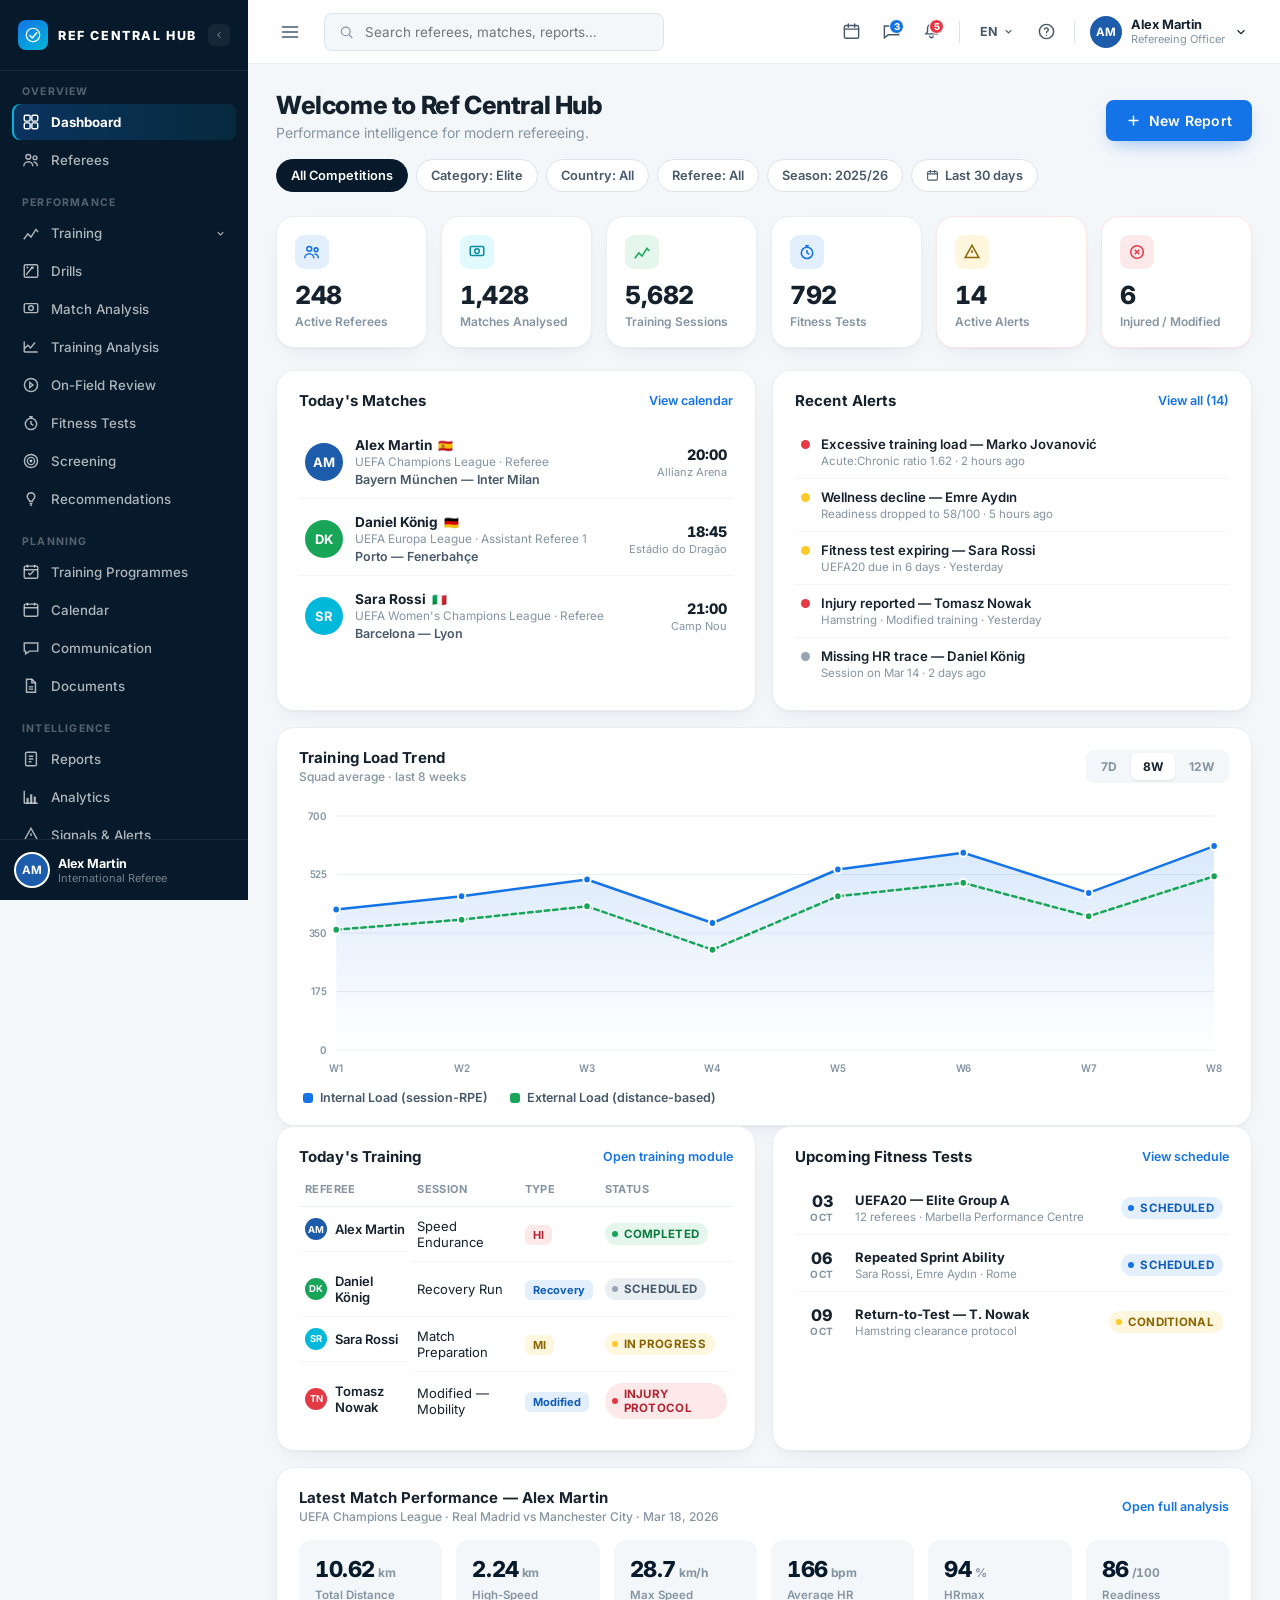
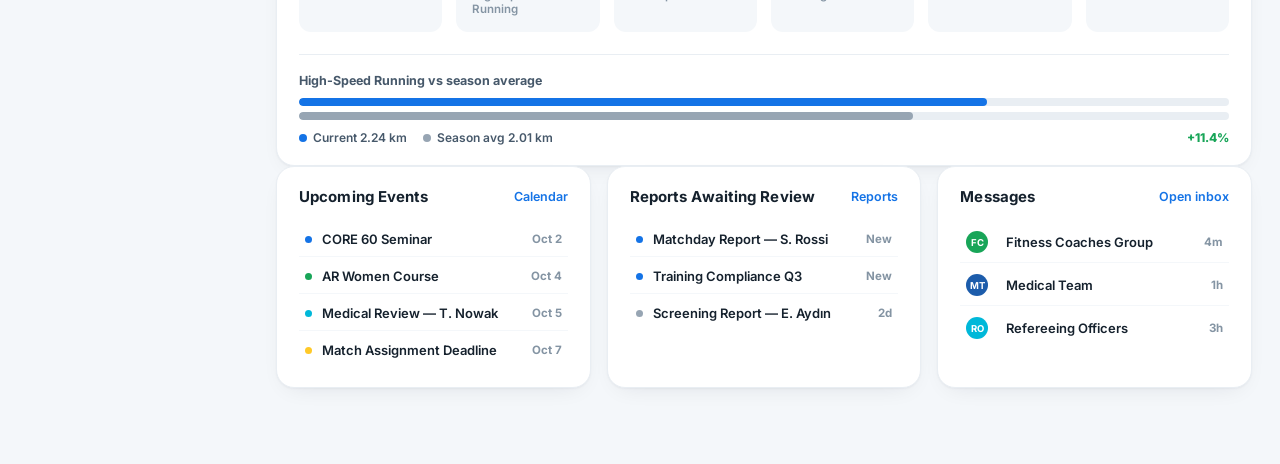
<file: dashboard.html>
<!doctype html>
<html lang="en">
<head>
<meta charset="UTF-8">
<meta name="viewport" content="width=device-width, initial-scale=1.0">
<title>Dashboard — Ref Central Hub</title>
<link rel="preconnect" href="https://fonts.googleapis.com">
<link rel="preconnect" href="https://fonts.gstatic.com" crossorigin>
<link href="https://fonts.googleapis.com/css2?family=Inter:wght@400;500;600;700;800;900&display=swap" rel="stylesheet">
<link rel="stylesheet" href="css/styles.css">
<link rel="stylesheet" href="css/dashboard.css">
</head>
<body class="app-body">

<!-- ================= SIDEBAR ================= -->
<aside class="sidebar" id="sidebar">
  <div class="sidebar-logo">
    <div class="logo-mark-sm">
      <svg width="18" height="18" viewBox="0 0 24 24" fill="none">
        <circle cx="12" cy="12" r="9" stroke="white" stroke-width="1.6"/>
        <path d="M8 13l3 3 6-7" stroke="white" stroke-width="2" stroke-linecap="round" stroke-linejoin="round"/>
      </svg>
    </div>
    <div class="logo-wordmark-sm">
      <span>REF CENTRAL HUB</span>
    </div>
    <button class="sidebar-collapse" id="sidebarToggle" aria-label="Collapse sidebar">
      <svg width="16" height="16" viewBox="0 0 24 24" fill="none" stroke="currentColor" stroke-width="2" stroke-linecap="round"><path d="M15 6l-6 6 6 6"/></svg>
    </button>
  </div>

  <nav class="sidebar-nav">
    <div class="nav-group">
      <div class="nav-label" data-i18n="grp_overview">Overview</div>
      <a class="nav-item active" href="dashboard.html">
        <span class="nav-icon"><svg viewBox="0 0 20 20" fill="none" stroke="currentColor" stroke-width="1.6"><rect x="2.5" y="2.5" width="6.5" height="6.5" rx="1.5"/><rect x="11" y="2.5" width="6.5" height="6.5" rx="1.5"/><rect x="2.5" y="11" width="6.5" height="6.5" rx="1.5"/><rect x="11" y="11" width="6.5" height="6.5" rx="1.5"/></svg></span>
        <span class="nav-text" data-i18n="nav_dashboard">Dashboard</span>
      </a>
      <a class="nav-item" href="referees.html">
        <span class="nav-icon"><svg viewBox="0 0 20 20" fill="none" stroke="currentColor" stroke-width="1.6"><circle cx="7" cy="6.5" r="2.7"/><path d="M2 17c0-2.8 2.2-5 5-5s5 2.2 5 5"/><circle cx="14.5" cy="7.5" r="2.1"/><path d="M12.8 12.3c2.3.2 4.2 2.1 4.2 4.7"/></svg></span>
        <span class="nav-text" data-i18n="nav_referees">Referees</span>
      </a>
    </div>

    <div class="nav-group">
      <div class="nav-label" data-i18n="grp_performance">Performance</div>
      <div class="nav-dropdown">
        <button type="button" class="nav-item nav-dropdown-toggle">
          <span class="nav-icon"><svg viewBox="0 0 20 20" fill="none" stroke="currentColor" stroke-width="1.6"><path d="M2 17l4.5-6 3.5 3.5L15.5 6l2.5 3"/></svg></span>
          <span class="nav-text" data-i18n="nav_training">Training</span>
          <svg class="nav-caret" width="11" height="11" viewBox="0 0 24 24" fill="none" stroke="currentColor" stroke-width="2.5"><path d="M6 9l6 6 6-6"/></svg>
        </button>
        <div class="nav-submenu">
          <a class="nav-subitem" href="training-files.html">
            <span class="nav-text" data-i18n="nav_training_files">Training Files</span>
          </a>
        </div>
      </div>
      <a class="nav-item" href="drills.html">
        <span class="nav-icon"><svg viewBox="0 0 20 20" fill="none" stroke="currentColor" stroke-width="1.6"><rect x="2.5" y="3" width="15" height="14" rx="1.5"/><path d="M5 14c2-4 4-4 6-8" stroke-linecap="round"/><path d="M11 6l1.3-.3-.3 1.3" stroke-linecap="round" stroke-linejoin="round"/><circle cx="6" cy="6" r="1.1" fill="currentColor" stroke="none"/></svg></span>
        <span class="nav-text" data-i18n="nav_drills">Drills</span>
      </a>
      <a class="nav-item" href="#">
        <span class="nav-icon"><svg viewBox="0 0 20 20" fill="none" stroke="currentColor" stroke-width="1.6"><rect x="2.5" y="4" width="15" height="10" rx="1.5"/><circle cx="10" cy="9" r="2.6"/></svg></span>
        <span class="nav-text" data-i18n="nav_match_analysis">Match Analysis</span>
      </a>
      <a class="nav-item" href="training-analysis.html">
        <span class="nav-icon"><svg viewBox="0 0 20 20" fill="none" stroke="currentColor" stroke-width="1.6"><path d="M2.5 15.5h15M2.5 15.5V4M2.5 12l4-4 3 3 5-6"/></svg></span>
        <span class="nav-text" data-i18n="nav_training_analysis">Training Analysis</span>
      </a>
      <a class="nav-item" href="#">
        <span class="nav-icon"><svg viewBox="0 0 20 20" fill="none" stroke="currentColor" stroke-width="1.6"><circle cx="10" cy="10" r="7.3"/><path d="M8.6 7.2l3.6 2.8-3.6 2.8z"/></svg></span>
        <span class="nav-text" data-i18n="nav_onfield_review">On-Field Review</span>
      </a>
      <a class="nav-item" href="fitness-tests.html">
        <span class="nav-icon"><svg viewBox="0 0 20 20" fill="none" stroke="currentColor" stroke-width="1.6"><circle cx="10" cy="11" r="6.3"/><path d="M10 4.7V3M8 3h4M10 7.7V11l2.6 1.6"/></svg></span>
        <span class="nav-text" data-i18n="nav_fitness_tests">Fitness Tests</span>
      </a>
      <a class="nav-item" href="screening.html">
        <span class="nav-icon"><svg viewBox="0 0 20 20" fill="none" stroke="currentColor" stroke-width="1.6"><circle cx="10" cy="10" r="7.3"/><circle cx="10" cy="10" r="4"/><circle cx="10" cy="10" r="0.8" fill="currentColor"/></svg></span>
        <span class="nav-text" data-i18n="nav_screening">Screening</span>
      </a>
      <a class="nav-item" href="#">
        <span class="nav-icon"><svg viewBox="0 0 20 20" fill="none" stroke="currentColor" stroke-width="1.6"><path d="M10 3a4.2 4.2 0 0 0-2.4 7.6c.5.4.8 1 .8 1.6v.3h3.2v-.3c0-.6.3-1.2.8-1.6A4.2 4.2 0 0 0 10 3z"/><path d="M8.4 15h3.2M9 17h2"/></svg></span>
        <span class="nav-text" data-i18n="nav_recommendations">Recommendations</span>
      </a>
    </div>

    <div class="nav-group">
      <div class="nav-label" data-i18n="grp_planning">Planning</div>
      <a class="nav-item" href="#">
        <span class="nav-icon"><svg viewBox="0 0 20 20" fill="none" stroke="currentColor" stroke-width="1.6"><rect x="2.5" y="3.5" width="15" height="13.5" rx="1.5"/><path d="M2.5 7.5h15M6 2v3M14 2v3"/><path d="M7 11.2l1.8 1.8L13 9" /></svg></span>
        <span class="nav-text" data-i18n="nav_training_programmes">Training Programmes</span>
      </a>
      <a class="nav-item" href="calendar.html">
        <span class="nav-icon"><svg viewBox="0 0 20 20" fill="none" stroke="currentColor" stroke-width="1.6"><rect x="2.5" y="3.5" width="15" height="13.5" rx="1.5"/><path d="M2.5 7.5h15M6 2v3M14 2v3"/></svg></span>
        <span class="nav-text" data-i18n="nav_calendar">Calendar</span>
      </a>
      <a class="nav-item" href="communication.html">
        <span class="nav-icon"><svg viewBox="0 0 20 20" fill="none" stroke="currentColor" stroke-width="1.6"><path d="M2.5 4.5h15v9h-9L4 16.5v-3H2.5z"/></svg></span>
        <span class="nav-text" data-i18n="nav_communication">Communication</span>
      </a>
      <a class="nav-item" href="documents.html">
        <span class="nav-icon"><svg viewBox="0 0 20 20" fill="none" stroke="currentColor" stroke-width="1.6"><path d="M5 2.5h6l4 4v10.5H5z"/><path d="M11 2.5v4h4M7.5 11h5M7.5 13.5h5"/></svg></span>
        <span class="nav-text" data-i18n="nav_documents">Documents</span>
      </a>
    </div>

    <div class="nav-group">
      <div class="nav-label" data-i18n="grp_intelligence">Intelligence</div>
      <a class="nav-item" href="#">
        <span class="nav-icon"><svg viewBox="0 0 20 20" fill="none" stroke="currentColor" stroke-width="1.6"><rect x="4" y="2.5" width="12" height="15" rx="1.5"/><path d="M7.5 7h5M7.5 10h5M7.5 13h3"/></svg></span>
        <span class="nav-text" data-i18n="nav_reports">Reports</span>
      </a>
      <a class="nav-item" href="#">
        <span class="nav-icon"><svg viewBox="0 0 20 20" fill="none" stroke="currentColor" stroke-width="1.6"><path d="M2.5 17V3M2.5 17h15"/><rect x="5" y="11" width="2.4" height="6" fill="currentColor" stroke="none"/><rect x="9" y="7" width="2.4" height="10" fill="currentColor" stroke="none"/><rect x="13" y="9.5" width="2.4" height="7.5" fill="currentColor" stroke="none"/></svg></span>
        <span class="nav-text" data-i18n="nav_analytics">Analytics</span>
      </a>
      <a class="nav-item" href="#">
        <span class="nav-icon"><svg viewBox="0 0 20 20" fill="none" stroke="currentColor" stroke-width="1.6"><path d="M10 2.5l7.5 13.5h-15z"/><path d="M10 8v3.2M10 13.6h.01"/></svg></span>
        <span class="nav-text" data-i18n="nav_signals_alerts">Signals &amp; Alerts</span>
      </a>
      <a class="nav-item" href="#">
        <span class="nav-icon"><svg viewBox="0 0 20 20" fill="none" stroke="currentColor" stroke-width="1.6"><path d="M2.5 4.2c2.2-1 5.4-1 7.5.6 2.1-1.6 5.3-1.6 7.5-.6v10.6c-2.2-1-5.4-1-7.5.6-2.1-1.6-5.3-1.6-7.5-.6z"/><path d="M10 4.8v10.6"/></svg></span>
        <span class="nav-text" data-i18n="nav_education">Education</span>
      </a>
    </div>

    <div class="nav-group">
      <div class="nav-label" data-i18n="grp_admin">Admin</div>
      <a class="nav-item" href="organizations.html">
        <span class="nav-icon"><svg viewBox="0 0 20 20" fill="none" stroke="currentColor" stroke-width="1.6"><circle cx="8" cy="7" r="2.6"/><path d="M3 17c0-2.6 2.2-4.7 5-4.7s5 2.1 5 4.7"/><circle cx="15.2" cy="6" r="1.4"/><path d="M14 11.5c1.7.3 3 1.8 3 3.6"/></svg></span>
        <span class="nav-text" data-i18n="nav_user_management">User Management</span>
      </a>
      <a class="nav-item" href="settings.html">
        <span class="nav-icon"><svg viewBox="0 0 20 20" fill="none" stroke="currentColor" stroke-width="1.6"><circle cx="10" cy="10" r="2.6"/><path d="M10 3v1.8M10 15.2V17M17 10h-1.8M4.8 10H3M14.9 5.1l-1.3 1.3M6.4 13.6l-1.3 1.3M14.9 14.9l-1.3-1.3M6.4 6.4L5.1 5.1"/></svg></span>
        <span class="nav-text" data-i18n="nav_settings">Settings</span>
      </a>
    </div>
  </nav>

  <div class="sidebar-footer">
    <div class="sidebar-user">
      <div class="avatar avatar-sm" style="background:#1C5CAB">AM</div>
      <div class="sidebar-user-info">
        <div class="name">Alex Martin</div>
        <div class="role" data-i18n="label_international_referee">International Referee</div>
      </div>
    </div>
  </div>
</aside>

<!-- ================= MAIN ================= -->
<div class="app-main">

  <!-- TOP BAR -->
  <header class="topbar">
    <button class="icon-btn mobile-only" id="mobileNavToggle" aria-label="Menu">
      <svg width="20" height="20" viewBox="0 0 24 24" fill="none" stroke="currentColor" stroke-width="2" stroke-linecap="round"><path d="M3 6h18M3 12h18M3 18h18"/></svg>
    </button>

    <div class="search-box">
      <svg width="16" height="16" viewBox="0 0 24 24" fill="none" stroke="currentColor" stroke-width="2" stroke-linecap="round"><circle cx="11" cy="11" r="7"/><path d="M21 21l-4.3-4.3"/></svg>
      <input type="text" placeholder="Search referees, matches, reports…" data-i18n-placeholder="search_placeholder_default">
    </div>

    <div class="topbar-spacer"></div>

    <div class="topbar-actions">
      <button class="icon-btn" title="Calendar">
        <svg width="19" height="19" viewBox="0 0 24 24" fill="none" stroke="currentColor" stroke-width="1.8" stroke-linecap="round"><rect x="3" y="4.5" width="18" height="16" rx="2"/><path d="M3 9h18M8 2.5v4M16 2.5v4"/></svg>
      </button>
      <button class="icon-btn" title="Messages">
        <svg width="19" height="19" viewBox="0 0 24 24" fill="none" stroke="currentColor" stroke-width="1.8" stroke-linecap="round"><path d="M3 5h18v11H8l-5 4z"/></svg>
        <span class="dot-badge">3</span>
      </button>
      <button class="icon-btn" title="Notifications">
        <svg width="19" height="19" viewBox="0 0 24 24" fill="none" stroke="currentColor" stroke-width="1.8" stroke-linecap="round"><path d="M12 3a5 5 0 0 0-5 5v3.5c0 .8-.3 1.6-.9 2.2L5 15h14l-1.1-1.3a3 3 0 0 1-.9-2.2V8a5 5 0 0 0-5-5z"/><path d="M10 18a2 2 0 0 0 4 0"/></svg>
        <span class="dot-badge critical">5</span>
      </button>
      <div class="topbar-divider"></div>
      <div class="lang-dropdown-wrap"><button class="lang-select" id="langSelectBtn"><span id="langSelectLabel">EN</span> <svg width="11" height="11" viewBox="0 0 24 24" fill="none" stroke="currentColor" stroke-width="2.5"><path d="M6 9l6 6 6-6"/></svg></button><div class="lang-dropdown" id="langDropdown"></div></div>
      <button class="icon-btn" title="Help">
        <svg width="19" height="19" viewBox="0 0 24 24" fill="none" stroke="currentColor" stroke-width="1.8" stroke-linecap="round"><circle cx="12" cy="12" r="9"/><path d="M9.5 9a2.5 2.5 0 0 1 4.8 1c0 1.7-2.3 1.8-2.3 3.5"/><path d="M12 17h.01"/></svg>
      </button>
      <div class="topbar-divider"></div>
      <div class="user-chip">
        <div class="avatar avatar-sm" style="background:#1C5CAB">AM</div>
        <div class="user-chip-info">
          <div class="name">Alex Martin</div>
          <div class="role" data-i18n="label_refereeing_officer">Refereeing Officer</div>
        </div>
        <svg width="14" height="14" viewBox="0 0 24 24" fill="none" stroke="currentColor" stroke-width="2"><path d="M6 9l6 6 6-6"/></svg>
      </div>
    </div>
  </header>

  <!-- CONTENT -->
  <main class="content">

    <!-- Welcome + filters -->
    <div class="page-head">
      <div>
        <h1 data-i18n="page_dashboard_title">Welcome to Ref Central Hub</h1>
        <p class="page-sub" data-i18n="page_dashboard_sub">Performance intelligence for modern refereeing.</p>
      </div>
      <button class="btn btn-primary">
        <svg width="15" height="15" viewBox="0 0 24 24" fill="none" stroke="white" stroke-width="2.4" stroke-linecap="round"><path d="M12 5v14M5 12h14"/></svg>
        <span data-i18n="btn_new_report">New Report</span>
      </button>
    </div>

    <div class="filter-row">
      <button class="filter-chip active">All Competitions</button>
      <button class="filter-chip">Category: Elite</button>
      <button class="filter-chip">Country: All</button>
      <button class="filter-chip">Referee: All</button>
      <button class="filter-chip">Season: 2025/26</button>
      <button class="filter-chip">
        <svg width="13" height="13" viewBox="0 0 24 24" fill="none" stroke="currentColor" stroke-width="2" stroke-linecap="round"><rect x="3" y="4.5" width="18" height="16" rx="2"/><path d="M3 9h18M8 2.5v4M16 2.5v4"/></svg>
        Last 30 days
      </button>
    </div>

    <!-- KPI cards -->
    <div class="kpi-grid">
      <div class="kpi-card">
        <div class="kpi-icon" style="background:var(--blue-100); color:var(--blue-600)">
          <svg width="18" height="18" viewBox="0 0 20 20" fill="none" stroke="currentColor" stroke-width="1.7"><circle cx="7" cy="6.5" r="2.7"/><path d="M2 17c0-2.8 2.2-5 5-5s5 2.2 5 5"/><circle cx="14.5" cy="7.5" r="2.1"/><path d="M12.8 12.3c2.3.2 4.2 2.1 4.2 4.7"/></svg>
        </div>
        <div class="kpi-value tabular">248</div>
        <div class="kpi-label">Active Referees</div>
      </div>
      <div class="kpi-card">
        <div class="kpi-icon" style="background:var(--cyan-100); color:#0A8CA3">
          <svg width="18" height="18" viewBox="0 0 20 20" fill="none" stroke="currentColor" stroke-width="1.7"><rect x="2.5" y="4" width="15" height="10" rx="1.5"/><circle cx="10" cy="9" r="2.6"/></svg>
        </div>
        <div class="kpi-value tabular">1,428</div>
        <div class="kpi-label">Matches Analysed</div>
      </div>
      <div class="kpi-card">
        <div class="kpi-icon" style="background:var(--green-100); color:var(--green-600)">
          <svg width="18" height="18" viewBox="0 0 20 20" fill="none" stroke="currentColor" stroke-width="1.7"><path d="M2 17l4.5-6 3.5 3.5L15.5 6l2.5 3"/></svg>
        </div>
        <div class="kpi-value tabular">5,682</div>
        <div class="kpi-label">Training Sessions</div>
      </div>
      <div class="kpi-card">
        <div class="kpi-icon" style="background:var(--blue-100); color:var(--blue-600)">
          <svg width="18" height="18" viewBox="0 0 20 20" fill="none" stroke="currentColor" stroke-width="1.7"><circle cx="10" cy="11" r="6.3"/><path d="M10 4.7V3M8 3h4M10 7.7V11l2.6 1.6"/></svg>
        </div>
        <div class="kpi-value tabular">792</div>
        <div class="kpi-label">Fitness Tests</div>
      </div>
      <div class="kpi-card alert">
        <div class="kpi-icon" style="background:var(--yellow-100); color:#8A6400">
          <svg width="18" height="18" viewBox="0 0 20 20" fill="none" stroke="currentColor" stroke-width="1.7"><path d="M10 2.5l7.5 13.5h-15z"/><path d="M10 8v3.2M10 13.6h.01"/></svg>
        </div>
        <div class="kpi-value tabular">14</div>
        <div class="kpi-label">Active Alerts</div>
      </div>
      <div class="kpi-card alert">
        <div class="kpi-icon" style="background:var(--red-100); color:var(--red-600)">
          <svg width="18" height="18" viewBox="0 0 20 20" fill="none" stroke="currentColor" stroke-width="1.7"><path d="M10 3a7 7 0 1 0 0 14 7 7 0 0 0 0-14z"/><path d="M7.5 7.5l5 5M12.5 7.5l-5 5"/></svg>
        </div>
        <div class="kpi-value tabular">6</div>
        <div class="kpi-label">Injured / Modified</div>
      </div>
    </div>

    <!-- Today's Matches / Alerts -->
    <div class="grid-2col">
      <div class="card card-pad">
        <div class="card-head">
          <div class="card-title">Today's Matches</div>
          <a href="calendar.html" class="card-link">View calendar</a>
        </div>
        <div class="match-list">
          <div class="match-row">
            <div class="avatar" style="background:#1C5CAB">AM</div>
            <div class="match-info">
              <div class="match-name">Alex Martin <span class="flag">🇪🇸</span></div>
              <div class="match-meta">UEFA Champions League · Referee</div>
              <div class="match-fixture">Bayern München — Inter Milan</div>
            </div>
            <div class="match-when">
              <div class="time tabular">20:00</div>
              <div class="venue">Allianz Arena</div>
            </div>
          </div>
          <div class="match-row">
            <div class="avatar" style="background:#18A558">DK</div>
            <div class="match-info">
              <div class="match-name">Daniel König <span class="flag">🇩🇪</span></div>
              <div class="match-meta">UEFA Europa League · Assistant Referee 1</div>
              <div class="match-fixture">Porto — Fenerbahçe</div>
            </div>
            <div class="match-when">
              <div class="time tabular">18:45</div>
              <div class="venue">Estádio do Dragão</div>
            </div>
          </div>
          <div class="match-row">
            <div class="avatar" style="background:#00B8D9">SR</div>
            <div class="match-info">
              <div class="match-name">Sara Rossi <span class="flag">🇮🇹</span></div>
              <div class="match-meta">UEFA Women's Champions League · Referee</div>
              <div class="match-fixture">Barcelona — Lyon</div>
            </div>
            <div class="match-when">
              <div class="time tabular">21:00</div>
              <div class="venue">Camp Nou</div>
            </div>
          </div>
        </div>
      </div>

      <div class="card card-pad">
        <div class="card-head">
          <div class="card-title">Recent Alerts</div>
          <a href="#" class="card-link">View all (14)</a>
        </div>
        <div class="alert-list">
          <div class="alert-row critical">
            <span class="badge-dot-lg critical"></span>
            <div class="alert-info">
              <div class="alert-title">Excessive training load — Marko Jovanović</div>
              <div class="alert-meta">Acute:Chronic ratio 1.62 · 2 hours ago</div>
            </div>
          </div>
          <div class="alert-row warn">
            <span class="badge-dot-lg warn"></span>
            <div class="alert-info">
              <div class="alert-title">Wellness decline — Emre Aydın</div>
              <div class="alert-meta">Readiness dropped to 58/100 · 5 hours ago</div>
            </div>
          </div>
          <div class="alert-row warn">
            <span class="badge-dot-lg warn"></span>
            <div class="alert-info">
              <div class="alert-title">Fitness test expiring — Sara Rossi</div>
              <div class="alert-meta">UEFA20 due in 6 days · Yesterday</div>
            </div>
          </div>
          <div class="alert-row critical">
            <span class="badge-dot-lg critical"></span>
            <div class="alert-info">
              <div class="alert-title">Injury reported — Tomasz Nowak</div>
              <div class="alert-meta">Hamstring · Modified training · Yesterday</div>
            </div>
          </div>
          <div class="alert-row neutral">
            <span class="badge-dot-lg neutral"></span>
            <div class="alert-info">
              <div class="alert-title">Missing HR trace — Daniel König</div>
              <div class="alert-meta">Session on Mar 14 · 2 days ago</div>
            </div>
          </div>
        </div>
      </div>
    </div>

    <!-- Training Load Trend -->
    <div class="card card-pad">
      <div class="card-head">
        <div>
          <div class="card-title">Training Load Trend</div>
          <div class="card-subtitle">Squad average · last 8 weeks</div>
        </div>
        <div class="seg-control">
          <button class="seg-btn">7D</button>
          <button class="seg-btn active">8W</button>
          <button class="seg-btn">12W</button>
        </div>
      </div>
      <div id="loadChart" class="chart-wrap"></div>
    </div>

    <!-- Today's training / Upcoming tests -->
    <div class="grid-2col">
      <div class="card card-pad">
        <div class="card-head">
          <div class="card-title">Today's Training</div>
          <a href="#" class="card-link">Open training module</a>
        </div>
        <table class="mini-table">
          <thead>
            <tr><th>Referee</th><th>Session</th><th>Type</th><th>Status</th></tr>
          </thead>
          <tbody>
            <tr>
              <td class="cell-name"><span class="avatar avatar-xs" style="background:#1C5CAB">AM</span>Alex Martin</td>
              <td>Speed Endurance</td>
              <td><span class="tag tag-hi">HI</span></td>
              <td><span class="badge badge-good"><span class="badge-dot"></span>Completed</span></td>
            </tr>
            <tr>
              <td class="cell-name"><span class="avatar avatar-xs" style="background:#18A558">DK</span>Daniel König</td>
              <td>Recovery Run</td>
              <td><span class="tag tag-rec">Recovery</span></td>
              <td><span class="badge badge-neutral"><span class="badge-dot"></span>Scheduled</span></td>
            </tr>
            <tr>
              <td class="cell-name"><span class="avatar avatar-xs" style="background:#00B8D9">SR</span>Sara Rossi</td>
              <td>Match Preparation</td>
              <td><span class="tag tag-mi">MI</span></td>
              <td><span class="badge badge-warn"><span class="badge-dot"></span>In Progress</span></td>
            </tr>
            <tr>
              <td class="cell-name"><span class="avatar avatar-xs" style="background:#E63946">TN</span>Tomasz Nowak</td>
              <td>Modified — Mobility</td>
              <td><span class="tag tag-rec">Modified</span></td>
              <td><span class="badge badge-critical"><span class="badge-dot"></span>Injury Protocol</span></td>
            </tr>
          </tbody>
        </table>
      </div>

      <div class="card card-pad">
        <div class="card-head">
          <div class="card-title">Upcoming Fitness Tests</div>
          <a href="#" class="card-link">View schedule</a>
        </div>
        <div class="event-list">
          <div class="event-row">
            <div class="event-date"><div class="d">03</div><div class="m">OCT</div></div>
            <div class="event-info">
              <div class="event-title">UEFA20 — Elite Group A</div>
              <div class="event-meta">12 referees · Marbella Performance Centre</div>
            </div>
            <span class="badge badge-info"><span class="badge-dot"></span>Scheduled</span>
          </div>
          <div class="event-row">
            <div class="event-date"><div class="d">06</div><div class="m">OCT</div></div>
            <div class="event-info">
              <div class="event-title">Repeated Sprint Ability</div>
              <div class="event-meta">Sara Rossi, Emre Aydın · Rome</div>
            </div>
            <span class="badge badge-info"><span class="badge-dot"></span>Scheduled</span>
          </div>
          <div class="event-row">
            <div class="event-date"><div class="d">09</div><div class="m">OCT</div></div>
            <div class="event-info">
              <div class="event-title">Return-to-Test — T. Nowak</div>
              <div class="event-meta">Hamstring clearance protocol</div>
            </div>
            <span class="badge badge-warn"><span class="badge-dot"></span>Conditional</span>
          </div>
        </div>
      </div>
    </div>

    <!-- Match performance snapshot -->
    <div class="card card-pad">
      <div class="card-head">
        <div>
          <div class="card-title">Latest Match Performance — Alex Martin</div>
          <div class="card-subtitle">UEFA Champions League · Real Madrid vs Manchester City · Mar 18, 2026</div>
        </div>
        <a href="#" class="card-link">Open full analysis</a>
      </div>
      <div class="perf-grid">
        <div class="perf-stat">
          <div class="perf-value tabular">10.62<span>km</span></div>
          <div class="perf-label">Total Distance</div>
        </div>
        <div class="perf-stat">
          <div class="perf-value tabular">2.24<span>km</span></div>
          <div class="perf-label">High-Speed Running</div>
        </div>
        <div class="perf-stat">
          <div class="perf-value tabular">28.7<span>km/h</span></div>
          <div class="perf-label">Max Speed</div>
        </div>
        <div class="perf-stat">
          <div class="perf-value tabular">166<span>bpm</span></div>
          <div class="perf-label">Average HR</div>
        </div>
        <div class="perf-stat">
          <div class="perf-value tabular">94<span>%</span></div>
          <div class="perf-label">HRmax</div>
        </div>
        <div class="perf-stat">
          <div class="perf-value tabular">86<span>/100</span></div>
          <div class="perf-label">Readiness</div>
        </div>
      </div>

      <div class="compare-block">
        <div class="compare-row">
          <div class="compare-label">High-Speed Running vs season average</div>
          <div class="compare-bars">
            <div class="compare-bar-track"><div class="compare-bar current" style="width:74%"></div></div>
            <div class="compare-bar-track"><div class="compare-bar average" style="width:66%"></div></div>
          </div>
          <div class="compare-legend">
            <span><i style="background:var(--blue-600)"></i>Current 2.24 km</span>
            <span><i style="background:var(--grey-400)"></i>Season avg 2.01 km</span>
            <span class="compare-delta up">+11.4%</span>
          </div>
        </div>
      </div>
    </div>

    <!-- Events / Reports / Messages -->
    <div class="grid-3col">
      <div class="card card-pad">
        <div class="card-head">
          <div class="card-title">Upcoming Events</div>
          <a href="calendar.html" class="card-link">Calendar</a>
        </div>
        <div class="simple-list">
          <div class="simple-row"><span class="dot" style="background:var(--blue-600)"></span>CORE 60 Seminar <span class="simple-when">Oct 2</span></div>
          <div class="simple-row"><span class="dot" style="background:var(--green-600)"></span>AR Women Course <span class="simple-when">Oct 4</span></div>
          <div class="simple-row"><span class="dot" style="background:var(--cyan-500)"></span>Medical Review — T. Nowak <span class="simple-when">Oct 5</span></div>
          <div class="simple-row"><span class="dot" style="background:var(--yellow-500)"></span>Match Assignment Deadline <span class="simple-when">Oct 7</span></div>
        </div>
      </div>

      <div class="card card-pad">
        <div class="card-head">
          <div class="card-title">Reports Awaiting Review</div>
          <a href="#" class="card-link">Reports</a>
        </div>
        <div class="simple-list">
          <div class="simple-row"><span class="dot" style="background:var(--blue-600)"></span>Matchday Report — S. Rossi <span class="simple-when">New</span></div>
          <div class="simple-row"><span class="dot" style="background:var(--blue-600)"></span>Training Compliance Q3 <span class="simple-when">New</span></div>
          <div class="simple-row"><span class="dot" style="background:var(--grey-400)"></span>Screening Report — E. Aydın <span class="simple-when">2d</span></div>
        </div>
      </div>

      <div class="card card-pad">
        <div class="card-head">
          <div class="card-title">Messages</div>
          <a href="communication.html" class="card-link">Open inbox</a>
        </div>
        <div class="simple-list">
          <div class="simple-row"><span class="avatar avatar-xs" style="background:#18A558">FC</span>Fitness Coaches Group <span class="simple-when">4m</span></div>
          <div class="simple-row"><span class="avatar avatar-xs" style="background:#1C5CAB">MT</span>Medical Team <span class="simple-when">1h</span></div>
          <div class="simple-row"><span class="avatar avatar-xs" style="background:#00B8D9">RO</span>Refereeing Officers <span class="simple-when">3h</span></div>
        </div>
      </div>
    </div>

  </main>
</div>

<script src="js/app.js"></script>
<script src="js/i18n.js"></script>
</body>
</html>
</file>
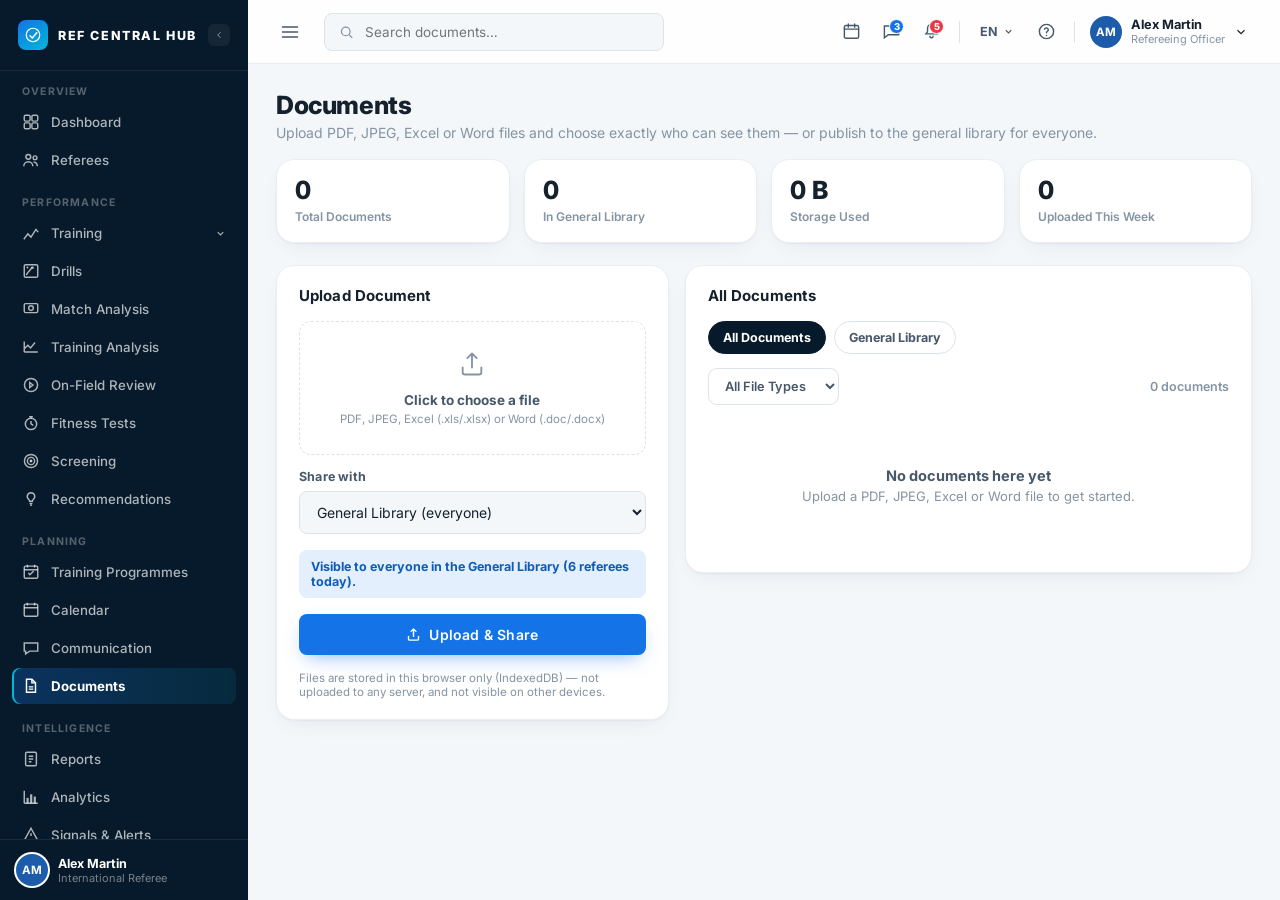
<file: documents.html>
<!doctype html>
<html lang="en">
<head>
<meta charset="UTF-8">
<meta name="viewport" content="width=device-width, initial-scale=1.0">
<title>Documents — Ref Central Hub</title>
<link rel="preconnect" href="https://fonts.googleapis.com">
<link rel="preconnect" href="https://fonts.gstatic.com" crossorigin>
<link href="https://fonts.googleapis.com/css2?family=Inter:wght@400;500;600;700;800;900&display=swap" rel="stylesheet">
<link rel="stylesheet" href="css/styles.css">
<link rel="stylesheet" href="css/dashboard.css">
<link rel="stylesheet" href="css/referees.css">
<link rel="stylesheet" href="css/fitness.css">
<link rel="stylesheet" href="css/communication.css">
<link rel="stylesheet" href="css/documents.css">
</head>
<body class="app-body">

<!-- ================= SIDEBAR ================= -->
<aside class="sidebar" id="sidebar">
  <div class="sidebar-logo">
    <div class="logo-mark-sm">
      <svg width="18" height="18" viewBox="0 0 24 24" fill="none">
        <circle cx="12" cy="12" r="9" stroke="white" stroke-width="1.6"/>
        <path d="M8 13l3 3 6-7" stroke="white" stroke-width="2" stroke-linecap="round" stroke-linejoin="round"/>
      </svg>
    </div>
    <div class="logo-wordmark-sm"><span>REF CENTRAL HUB</span></div>
    <button class="sidebar-collapse" id="sidebarToggle" aria-label="Collapse sidebar">
      <svg width="16" height="16" viewBox="0 0 24 24" fill="none" stroke="currentColor" stroke-width="2" stroke-linecap="round"><path d="M15 6l-6 6 6 6"/></svg>
    </button>
  </div>

  <nav class="sidebar-nav">
    <div class="nav-group">
      <div class="nav-label" data-i18n="grp_overview">Overview</div>
      <a class="nav-item" href="dashboard.html">
        <span class="nav-icon"><svg viewBox="0 0 20 20" fill="none" stroke="currentColor" stroke-width="1.6"><rect x="2.5" y="2.5" width="6.5" height="6.5" rx="1.5"/><rect x="11" y="2.5" width="6.5" height="6.5" rx="1.5"/><rect x="2.5" y="11" width="6.5" height="6.5" rx="1.5"/><rect x="11" y="11" width="6.5" height="6.5" rx="1.5"/></svg></span>
        <span class="nav-text" data-i18n="nav_dashboard">Dashboard</span>
      </a>
      <a class="nav-item" href="referees.html">
        <span class="nav-icon"><svg viewBox="0 0 20 20" fill="none" stroke="currentColor" stroke-width="1.6"><circle cx="7" cy="6.5" r="2.7"/><path d="M2 17c0-2.8 2.2-5 5-5s5 2.2 5 5"/><circle cx="14.5" cy="7.5" r="2.1"/><path d="M12.8 12.3c2.3.2 4.2 2.1 4.2 4.7"/></svg></span>
        <span class="nav-text" data-i18n="nav_referees">Referees</span>
      </a>
    </div>

    <div class="nav-group">
      <div class="nav-label" data-i18n="grp_performance">Performance</div>
      <div class="nav-dropdown">
        <button type="button" class="nav-item nav-dropdown-toggle">
          <span class="nav-icon"><svg viewBox="0 0 20 20" fill="none" stroke="currentColor" stroke-width="1.6"><path d="M2 17l4.5-6 3.5 3.5L15.5 6l2.5 3"/></svg></span>
          <span class="nav-text" data-i18n="nav_training">Training</span>
          <svg class="nav-caret" width="11" height="11" viewBox="0 0 24 24" fill="none" stroke="currentColor" stroke-width="2.5"><path d="M6 9l6 6 6-6"/></svg>
        </button>
        <div class="nav-submenu">
          <a class="nav-subitem" href="training-files.html">
            <span class="nav-text" data-i18n="nav_training_files">Training Files</span>
          </a>
        </div>
      </div>
      <a class="nav-item" href="drills.html">
        <span class="nav-icon"><svg viewBox="0 0 20 20" fill="none" stroke="currentColor" stroke-width="1.6"><rect x="2.5" y="3" width="15" height="14" rx="1.5"/><path d="M5 14c2-4 4-4 6-8" stroke-linecap="round"/><path d="M11 6l1.3-.3-.3 1.3" stroke-linecap="round" stroke-linejoin="round"/><circle cx="6" cy="6" r="1.1" fill="currentColor" stroke="none"/></svg></span>
        <span class="nav-text" data-i18n="nav_drills">Drills</span>
      </a>
      <a class="nav-item" href="#">
        <span class="nav-icon"><svg viewBox="0 0 20 20" fill="none" stroke="currentColor" stroke-width="1.6"><rect x="2.5" y="4" width="15" height="10" rx="1.5"/><circle cx="10" cy="9" r="2.6"/></svg></span>
        <span class="nav-text" data-i18n="nav_match_analysis">Match Analysis</span>
      </a>
      <a class="nav-item" href="training-analysis.html">
        <span class="nav-icon"><svg viewBox="0 0 20 20" fill="none" stroke="currentColor" stroke-width="1.6"><path d="M2.5 15.5h15M2.5 15.5V4M2.5 12l4-4 3 3 5-6"/></svg></span>
        <span class="nav-text" data-i18n="nav_training_analysis">Training Analysis</span>
      </a>
      <a class="nav-item" href="#">
        <span class="nav-icon"><svg viewBox="0 0 20 20" fill="none" stroke="currentColor" stroke-width="1.6"><circle cx="10" cy="10" r="7.3"/><path d="M8.6 7.2l3.6 2.8-3.6 2.8z"/></svg></span>
        <span class="nav-text" data-i18n="nav_onfield_review">On-Field Review</span>
      </a>
      <a class="nav-item" href="fitness-tests.html">
        <span class="nav-icon"><svg viewBox="0 0 20 20" fill="none" stroke="currentColor" stroke-width="1.6"><circle cx="10" cy="11" r="6.3"/><path d="M10 4.7V3M8 3h4M10 7.7V11l2.6 1.6"/></svg></span>
        <span class="nav-text" data-i18n="nav_fitness_tests">Fitness Tests</span>
      </a>
      <a class="nav-item" href="screening.html">
        <span class="nav-icon"><svg viewBox="0 0 20 20" fill="none" stroke="currentColor" stroke-width="1.6"><circle cx="10" cy="10" r="7.3"/><circle cx="10" cy="10" r="4"/><circle cx="10" cy="10" r="0.8" fill="currentColor"/></svg></span>
        <span class="nav-text" data-i18n="nav_screening">Screening</span>
      </a>
      <a class="nav-item" href="#">
        <span class="nav-icon"><svg viewBox="0 0 20 20" fill="none" stroke="currentColor" stroke-width="1.6"><path d="M10 3a4.2 4.2 0 0 0-2.4 7.6c.5.4.8 1 .8 1.6v.3h3.2v-.3c0-.6.3-1.2.8-1.6A4.2 4.2 0 0 0 10 3z"/><path d="M8.4 15h3.2M9 17h2"/></svg></span>
        <span class="nav-text" data-i18n="nav_recommendations">Recommendations</span>
      </a>
    </div>

    <div class="nav-group">
      <div class="nav-label" data-i18n="grp_planning">Planning</div>
      <a class="nav-item" href="#">
        <span class="nav-icon"><svg viewBox="0 0 20 20" fill="none" stroke="currentColor" stroke-width="1.6"><rect x="2.5" y="3.5" width="15" height="13.5" rx="1.5"/><path d="M2.5 7.5h15M6 2v3M14 2v3"/><path d="M7 11.2l1.8 1.8L13 9" /></svg></span>
        <span class="nav-text" data-i18n="nav_training_programmes">Training Programmes</span>
      </a>
      <a class="nav-item" href="calendar.html">
        <span class="nav-icon"><svg viewBox="0 0 20 20" fill="none" stroke="currentColor" stroke-width="1.6"><rect x="2.5" y="3.5" width="15" height="13.5" rx="1.5"/><path d="M2.5 7.5h15M6 2v3M14 2v3"/></svg></span>
        <span class="nav-text" data-i18n="nav_calendar">Calendar</span>
      </a>
      <a class="nav-item" href="communication.html">
        <span class="nav-icon"><svg viewBox="0 0 20 20" fill="none" stroke="currentColor" stroke-width="1.6"><path d="M2.5 4.5h15v9h-9L4 16.5v-3H2.5z"/></svg></span>
        <span class="nav-text" data-i18n="nav_communication">Communication</span>
      </a>
      <a class="nav-item active" href="documents.html">
        <span class="nav-icon"><svg viewBox="0 0 20 20" fill="none" stroke="currentColor" stroke-width="1.6"><path d="M5 2.5h6l4 4v10.5H5z"/><path d="M11 2.5v4h4M7.5 11h5M7.5 13.5h5"/></svg></span>
        <span class="nav-text" data-i18n="nav_documents">Documents</span>
      </a>
    </div>

    <div class="nav-group">
      <div class="nav-label" data-i18n="grp_intelligence">Intelligence</div>
      <a class="nav-item" href="#">
        <span class="nav-icon"><svg viewBox="0 0 20 20" fill="none" stroke="currentColor" stroke-width="1.6"><rect x="4" y="2.5" width="12" height="15" rx="1.5"/><path d="M7.5 7h5M7.5 10h5M7.5 13h3"/></svg></span>
        <span class="nav-text" data-i18n="nav_reports">Reports</span>
      </a>
      <a class="nav-item" href="#">
        <span class="nav-icon"><svg viewBox="0 0 20 20" fill="none" stroke="currentColor" stroke-width="1.6"><path d="M2.5 17V3M2.5 17h15"/><rect x="5" y="11" width="2.4" height="6" fill="currentColor" stroke="none"/><rect x="9" y="7" width="2.4" height="10" fill="currentColor" stroke="none"/><rect x="13" y="9.5" width="2.4" height="7.5" fill="currentColor" stroke="none"/></svg></span>
        <span class="nav-text" data-i18n="nav_analytics">Analytics</span>
      </a>
      <a class="nav-item" href="#">
        <span class="nav-icon"><svg viewBox="0 0 20 20" fill="none" stroke="currentColor" stroke-width="1.6"><path d="M10 2.5l7.5 13.5h-15z"/><path d="M10 8v3.2M10 13.6h.01"/></svg></span>
        <span class="nav-text" data-i18n="nav_signals_alerts">Signals &amp; Alerts</span>
      </a>
      <a class="nav-item" href="#">
        <span class="nav-icon"><svg viewBox="0 0 20 20" fill="none" stroke="currentColor" stroke-width="1.6"><path d="M2.5 4.2c2.2-1 5.4-1 7.5.6 2.1-1.6 5.3-1.6 7.5-.6v10.6c-2.2-1-5.4-1-7.5.6-2.1-1.6-5.3-1.6-7.5-.6z"/><path d="M10 4.8v10.6"/></svg></span>
        <span class="nav-text" data-i18n="nav_education">Education</span>
      </a>
    </div>

    <div class="nav-group">
      <div class="nav-label" data-i18n="grp_admin">Admin</div>
      <a class="nav-item" href="organizations.html">
        <span class="nav-icon"><svg viewBox="0 0 20 20" fill="none" stroke="currentColor" stroke-width="1.6"><circle cx="8" cy="7" r="2.6"/><path d="M3 17c0-2.6 2.2-4.7 5-4.7s5 2.1 5 4.7"/><circle cx="15.2" cy="6" r="1.4"/><path d="M14 11.5c1.7.3 3 1.8 3 3.6"/></svg></span>
        <span class="nav-text" data-i18n="nav_user_management">User Management</span>
      </a>
      <a class="nav-item" href="settings.html">
        <span class="nav-icon"><svg viewBox="0 0 20 20" fill="none" stroke="currentColor" stroke-width="1.6"><circle cx="10" cy="10" r="2.6"/><path d="M10 3v1.8M10 15.2V17M17 10h-1.8M4.8 10H3M14.9 5.1l-1.3 1.3M6.4 13.6l-1.3 1.3M14.9 14.9l-1.3-1.3M6.4 6.4L5.1 5.1"/></svg></span>
        <span class="nav-text" data-i18n="nav_settings">Settings</span>
      </a>
    </div>
  </nav>

  <div class="sidebar-footer">
    <div class="sidebar-user">
      <div class="avatar avatar-sm" style="background:#1C5CAB">AM</div>
      <div class="sidebar-user-info">
        <div class="name">Alex Martin</div>
        <div class="role" data-i18n="label_international_referee">International Referee</div>
      </div>
    </div>
  </div>
</aside>

<!-- ================= MAIN ================= -->
<div class="app-main">

  <header class="topbar">
    <button class="icon-btn mobile-only" id="mobileNavToggle" aria-label="Menu">
      <svg width="20" height="20" viewBox="0 0 24 24" fill="none" stroke="currentColor" stroke-width="2" stroke-linecap="round"><path d="M3 6h18M3 12h18M3 18h18"/></svg>
    </button>
    <div class="search-box">
      <svg width="16" height="16" viewBox="0 0 24 24" fill="none" stroke="currentColor" stroke-width="2" stroke-linecap="round"><circle cx="11" cy="11" r="7"/><path d="M21 21l-4.3-4.3"/></svg>
      <input type="text" id="docSearch" placeholder="Search documents…" data-i18n-placeholder="search_placeholder_documents">
    </div>
    <div class="topbar-spacer"></div>
    <div class="topbar-actions">
      <button class="icon-btn" title="Calendar" data-i18n-title="title_calendar"><svg width="19" height="19" viewBox="0 0 24 24" fill="none" stroke="currentColor" stroke-width="1.8" stroke-linecap="round"><rect x="3" y="4.5" width="18" height="16" rx="2"/><path d="M3 9h18M8 2.5v4M16 2.5v4"/></svg></button>
      <button class="icon-btn" title="Messages" data-i18n-title="title_messages"><svg width="19" height="19" viewBox="0 0 24 24" fill="none" stroke="currentColor" stroke-width="1.8" stroke-linecap="round"><path d="M3 5h18v11H8l-5 4z"/></svg><span class="dot-badge">3</span></button>
      <button class="icon-btn" title="Notifications" data-i18n-title="title_notifications"><svg width="19" height="19" viewBox="0 0 24 24" fill="none" stroke="currentColor" stroke-width="1.8" stroke-linecap="round"><path d="M12 3a5 5 0 0 0-5 5v3.5c0 .8-.3 1.6-.9 2.2L5 15h14l-1.1-1.3a3 3 0 0 1-.9-2.2V8a5 5 0 0 0-5-5z"/><path d="M10 18a2 2 0 0 0 4 0"/></svg><span class="dot-badge critical">5</span></button>
      <div class="topbar-divider"></div>
      <div class="lang-dropdown-wrap"><button class="lang-select" id="langSelectBtn"><span id="langSelectLabel">EN</span> <svg width="11" height="11" viewBox="0 0 24 24" fill="none" stroke="currentColor" stroke-width="2.5"><path d="M6 9l6 6 6-6"/></svg></button><div class="lang-dropdown" id="langDropdown"></div></div>
      <button class="icon-btn" title="Help" data-i18n-title="title_help"><svg width="19" height="19" viewBox="0 0 24 24" fill="none" stroke="currentColor" stroke-width="1.8" stroke-linecap="round"><circle cx="12" cy="12" r="9"/><path d="M9.5 9a2.5 2.5 0 0 1 4.8 1c0 1.7-2.3 1.8-2.3 3.5"/><path d="M12 17h.01"/></svg></button>
      <div class="topbar-divider"></div>
      <div class="user-chip">
        <div class="avatar avatar-sm" style="background:#1C5CAB">AM</div>
        <div class="user-chip-info"><div class="name">Alex Martin</div><div class="role" data-i18n="label_refereeing_officer">Refereeing Officer</div></div>
        <svg width="14" height="14" viewBox="0 0 24 24" fill="none" stroke="currentColor" stroke-width="2"><path d="M6 9l6 6 6-6"/></svg>
      </div>
    </div>
  </header>

  <main class="content">
    <div class="page-head">
      <div>
        <h1 data-i18n="page_documents_title">Documents</h1>
        <p class="page-sub" data-i18n="page_documents_sub">Upload PDF, JPEG, Excel or Word files and choose exactly who can see them — or publish to the general library for everyone.</p>
      </div>
    </div>

    <div class="kpi-grid" id="docKpis" style="grid-template-columns:repeat(4,1fr);"></div>

    <div class="doc-layout">
      <!-- Upload -->
      <div class="card card-pad">
        <div class="card-head">
          <div class="card-title">Upload Document</div>
        </div>
        <div class="dropzone" id="dropzone">
          <svg width="28" height="28" viewBox="0 0 24 24" fill="none" stroke="currentColor" stroke-width="1.6" stroke-linecap="round" stroke-linejoin="round"><path d="M12 15V3M12 3l-4 4M12 3l4 4"/><path d="M4 15v4a2 2 0 002 2h12a2 2 0 002-2v-4"/></svg>
          <div class="dz-title">Click to choose a file</div>
          <div class="dz-sub">PDF, JPEG, Excel (.xls/.xlsx) or Word (.doc/.docx)</div>
          <input type="file" id="fileInput" accept=".pdf,.jpg,.jpeg,.xls,.xlsx,.csv,.doc,.docx" hidden>
        </div>
        <div class="selected-file" id="selectedFile" style="display:none;"></div>

        <div class="form-field" style="margin-top:14px;">
          <label for="shareType">Share with</label>
          <select id="shareType"></select>
        </div>
        <div class="form-field" id="shareOrgWrap" style="display:none;">
          <label for="shareOrg">Organization</label>
          <select id="shareOrg"></select>
        </div>
        <div class="form-field" id="shareRoleWrap" style="display:none;">
          <label for="shareRole">Role</label>
          <select id="shareRole"></select>
        </div>
        <div class="form-field" id="shareRefWrap" style="display:none;">
          <label for="shareRef">Referee</label>
          <select id="shareRef"></select>
        </div>
        <div class="audience-preview" id="sharePreview"></div>

        <button class="btn btn-primary btn-block" id="uploadBtn" disabled>
          <svg width="15" height="15" viewBox="0 0 24 24" fill="none" stroke="white" stroke-width="2.2" stroke-linecap="round"><path d="M12 15V3M12 3l-4 4M12 3l4 4"/><path d="M4 15v4a2 2 0 002 2h12a2 2 0 002-2v-4"/></svg>
          <span data-i18n="btn_upload_share">Upload &amp; Share</span>
        </button>
        <div class="form-hint">Files are stored in this browser only (IndexedDB) — not uploaded to any server, and not visible on other devices.</div>
      </div>

      <!-- List -->
      <div class="card card-pad">
        <div class="card-head">
          <div class="card-title" id="docListTitle">All Documents</div>
        </div>
        <div class="doc-tabs" id="docTabs"></div>
        <div class="filter-row" style="margin-bottom:14px;">
          <select class="filter-select" id="filterFileType"><option value="">All File Types</option></select>
          <div class="filter-count" id="docCount"></div>
        </div>
        <div class="doc-list" id="docList"></div>
      </div>
    </div>
  </main>
</div>

<div class="toast" id="toast"></div>

<script src="js/data.js"></script>
<script src="js/app.js"></script>
<script src="js/i18n.js"></script>
<script src="js/documents.js"></script>
</body>
</html>
</file>
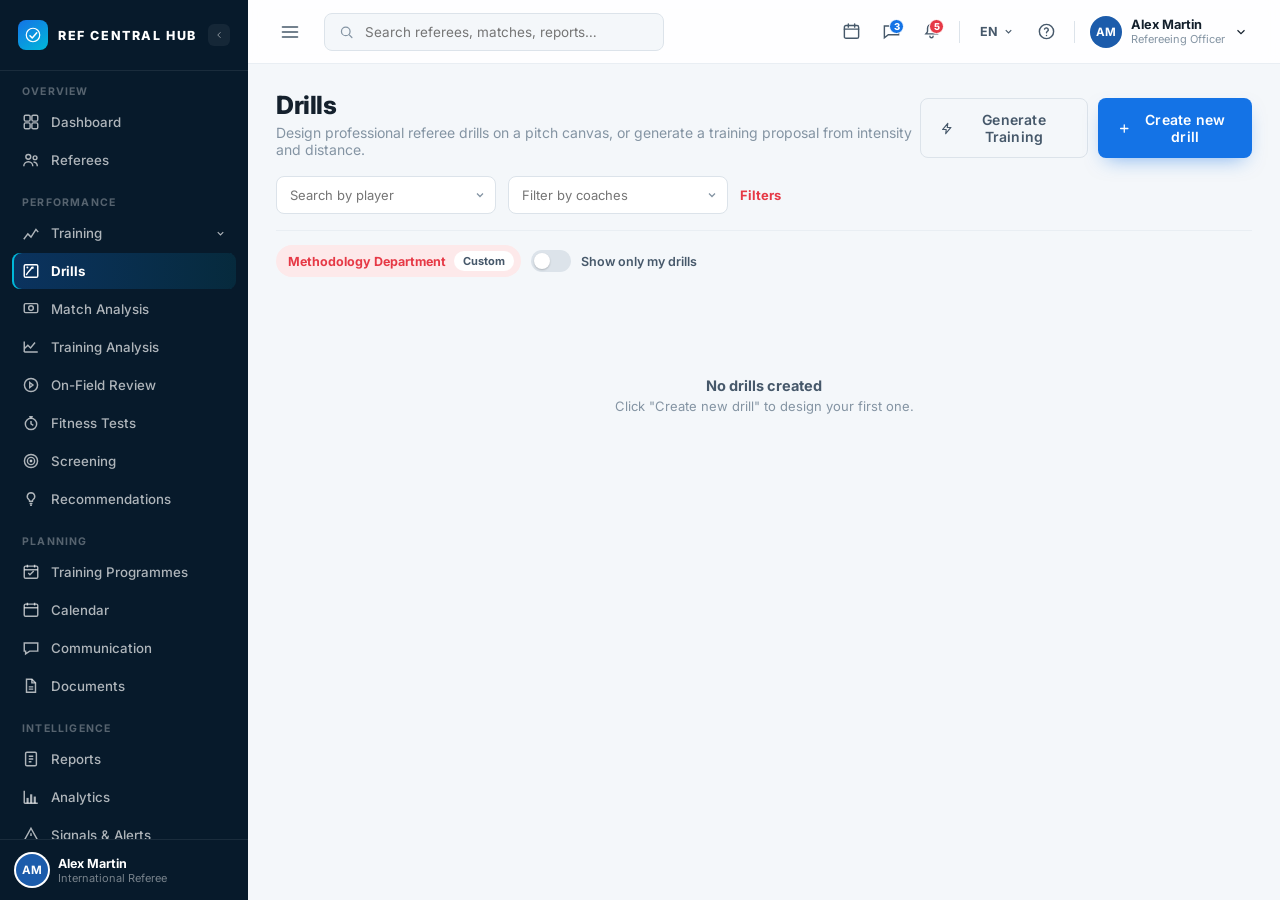
<file: drills.html>
<!doctype html>
<html lang="en">
<head>
<meta charset="UTF-8">
<meta name="viewport" content="width=device-width, initial-scale=1.0">
<title>Drills — Ref Central Hub</title>
<link rel="preconnect" href="https://fonts.googleapis.com">
<link rel="preconnect" href="https://fonts.gstatic.com" crossorigin>
<link href="https://fonts.googleapis.com/css2?family=Inter:wght@400;500;600;700;800;900&display=swap" rel="stylesheet">
<link rel="stylesheet" href="css/styles.css">
<link rel="stylesheet" href="css/dashboard.css">
<link rel="stylesheet" href="css/referees.css">
<link rel="stylesheet" href="css/fitness.css">
<link rel="stylesheet" href="css/communication.css">
<link rel="stylesheet" href="css/settings.css">
<link rel="stylesheet" href="css/drills.css">
</head>
<body class="app-body">

<!-- ================= SIDEBAR ================= -->
<aside class="sidebar" id="sidebar">
  <div class="sidebar-logo">
    <div class="logo-mark-sm">
      <svg width="18" height="18" viewBox="0 0 24 24" fill="none">
        <circle cx="12" cy="12" r="9" stroke="white" stroke-width="1.6"/>
        <path d="M8 13l3 3 6-7" stroke="white" stroke-width="2" stroke-linecap="round" stroke-linejoin="round"/>
      </svg>
    </div>
    <div class="logo-wordmark-sm"><span>REF CENTRAL HUB</span></div>
    <button class="sidebar-collapse" id="sidebarToggle" aria-label="Collapse sidebar">
      <svg width="16" height="16" viewBox="0 0 24 24" fill="none" stroke="currentColor" stroke-width="2" stroke-linecap="round"><path d="M15 6l-6 6 6 6"/></svg>
    </button>
  </div>

  <nav class="sidebar-nav">
    <div class="nav-group">
      <div class="nav-label" data-i18n="grp_overview">Overview</div>
      <a class="nav-item" href="dashboard.html">
        <span class="nav-icon"><svg viewBox="0 0 20 20" fill="none" stroke="currentColor" stroke-width="1.6"><rect x="2.5" y="2.5" width="6.5" height="6.5" rx="1.5"/><rect x="11" y="2.5" width="6.5" height="6.5" rx="1.5"/><rect x="2.5" y="11" width="6.5" height="6.5" rx="1.5"/><rect x="11" y="11" width="6.5" height="6.5" rx="1.5"/></svg></span>
        <span class="nav-text" data-i18n="nav_dashboard">Dashboard</span>
      </a>
      <a class="nav-item" href="referees.html">
        <span class="nav-icon"><svg viewBox="0 0 20 20" fill="none" stroke="currentColor" stroke-width="1.6"><circle cx="7" cy="6.5" r="2.7"/><path d="M2 17c0-2.8 2.2-5 5-5s5 2.2 5 5"/><circle cx="14.5" cy="7.5" r="2.1"/><path d="M12.8 12.3c2.3.2 4.2 2.1 4.2 4.7"/></svg></span>
        <span class="nav-text" data-i18n="nav_referees">Referees</span>
      </a>
    </div>

    <div class="nav-group">
      <div class="nav-label" data-i18n="grp_performance">Performance</div>
      <div class="nav-dropdown">
        <button type="button" class="nav-item nav-dropdown-toggle">
          <span class="nav-icon"><svg viewBox="0 0 20 20" fill="none" stroke="currentColor" stroke-width="1.6"><path d="M2 17l4.5-6 3.5 3.5L15.5 6l2.5 3"/></svg></span>
          <span class="nav-text" data-i18n="nav_training">Training</span>
          <svg class="nav-caret" width="11" height="11" viewBox="0 0 24 24" fill="none" stroke="currentColor" stroke-width="2.5"><path d="M6 9l6 6 6-6"/></svg>
        </button>
        <div class="nav-submenu">
          <a class="nav-subitem" href="training-files.html">
            <span class="nav-text" data-i18n="nav_training_files">Training Files</span>
          </a>
        </div>
      </div>
      <a class="nav-item active" href="drills.html">
        <span class="nav-icon"><svg viewBox="0 0 20 20" fill="none" stroke="currentColor" stroke-width="1.6"><rect x="2.5" y="3" width="15" height="14" rx="1.5"/><path d="M5 14c2-4 4-4 6-8" stroke-linecap="round"/><path d="M11 6l1.3-.3-.3 1.3" stroke-linecap="round" stroke-linejoin="round"/><circle cx="6" cy="6" r="1.1" fill="currentColor" stroke="none"/></svg></span>
        <span class="nav-text" data-i18n="nav_drills">Drills</span>
      </a>
      <a class="nav-item" href="#">
        <span class="nav-icon"><svg viewBox="0 0 20 20" fill="none" stroke="currentColor" stroke-width="1.6"><rect x="2.5" y="4" width="15" height="10" rx="1.5"/><circle cx="10" cy="9" r="2.6"/></svg></span>
        <span class="nav-text" data-i18n="nav_match_analysis">Match Analysis</span>
      </a>
      <a class="nav-item" href="training-analysis.html">
        <span class="nav-icon"><svg viewBox="0 0 20 20" fill="none" stroke="currentColor" stroke-width="1.6"><path d="M2.5 15.5h15M2.5 15.5V4M2.5 12l4-4 3 3 5-6"/></svg></span>
        <span class="nav-text" data-i18n="nav_training_analysis">Training Analysis</span>
      </a>
      <a class="nav-item" href="#">
        <span class="nav-icon"><svg viewBox="0 0 20 20" fill="none" stroke="currentColor" stroke-width="1.6"><circle cx="10" cy="10" r="7.3"/><path d="M8.6 7.2l3.6 2.8-3.6 2.8z"/></svg></span>
        <span class="nav-text" data-i18n="nav_onfield_review">On-Field Review</span>
      </a>
      <a class="nav-item" href="fitness-tests.html">
        <span class="nav-icon"><svg viewBox="0 0 20 20" fill="none" stroke="currentColor" stroke-width="1.6"><circle cx="10" cy="11" r="6.3"/><path d="M10 4.7V3M8 3h4M10 7.7V11l2.6 1.6"/></svg></span>
        <span class="nav-text" data-i18n="nav_fitness_tests">Fitness Tests</span>
      </a>
      <a class="nav-item" href="screening.html">
        <span class="nav-icon"><svg viewBox="0 0 20 20" fill="none" stroke="currentColor" stroke-width="1.6"><circle cx="10" cy="10" r="7.3"/><circle cx="10" cy="10" r="4"/><circle cx="10" cy="10" r="0.8" fill="currentColor"/></svg></span>
        <span class="nav-text" data-i18n="nav_screening">Screening</span>
      </a>
      <a class="nav-item" href="#">
        <span class="nav-icon"><svg viewBox="0 0 20 20" fill="none" stroke="currentColor" stroke-width="1.6"><path d="M10 3a4.2 4.2 0 0 0-2.4 7.6c.5.4.8 1 .8 1.6v.3h3.2v-.3c0-.6.3-1.2.8-1.6A4.2 4.2 0 0 0 10 3z"/><path d="M8.4 15h3.2M9 17h2"/></svg></span>
        <span class="nav-text" data-i18n="nav_recommendations">Recommendations</span>
      </a>
    </div>

    <div class="nav-group">
      <div class="nav-label" data-i18n="grp_planning">Planning</div>
      <a class="nav-item" href="#">
        <span class="nav-icon"><svg viewBox="0 0 20 20" fill="none" stroke="currentColor" stroke-width="1.6"><rect x="2.5" y="3.5" width="15" height="13.5" rx="1.5"/><path d="M2.5 7.5h15M6 2v3M14 2v3"/><path d="M7 11.2l1.8 1.8L13 9" /></svg></span>
        <span class="nav-text" data-i18n="nav_training_programmes">Training Programmes</span>
      </a>
      <a class="nav-item" href="calendar.html">
        <span class="nav-icon"><svg viewBox="0 0 20 20" fill="none" stroke="currentColor" stroke-width="1.6"><rect x="2.5" y="3.5" width="15" height="13.5" rx="1.5"/><path d="M2.5 7.5h15M6 2v3M14 2v3"/></svg></span>
        <span class="nav-text" data-i18n="nav_calendar">Calendar</span>
      </a>
      <a class="nav-item" href="communication.html">
        <span class="nav-icon"><svg viewBox="0 0 20 20" fill="none" stroke="currentColor" stroke-width="1.6"><path d="M2.5 4.5h15v9h-9L4 16.5v-3H2.5z"/></svg></span>
        <span class="nav-text" data-i18n="nav_communication">Communication</span>
      </a>
      <a class="nav-item" href="documents.html">
        <span class="nav-icon"><svg viewBox="0 0 20 20" fill="none" stroke="currentColor" stroke-width="1.6"><path d="M5 2.5h6l4 4v10.5H5z"/><path d="M11 2.5v4h4M7.5 11h5M7.5 13.5h5"/></svg></span>
        <span class="nav-text" data-i18n="nav_documents">Documents</span>
      </a>
    </div>

    <div class="nav-group">
      <div class="nav-label" data-i18n="grp_intelligence">Intelligence</div>
      <a class="nav-item" href="#">
        <span class="nav-icon"><svg viewBox="0 0 20 20" fill="none" stroke="currentColor" stroke-width="1.6"><rect x="4" y="2.5" width="12" height="15" rx="1.5"/><path d="M7.5 7h5M7.5 10h5M7.5 13h3"/></svg></span>
        <span class="nav-text" data-i18n="nav_reports">Reports</span>
      </a>
      <a class="nav-item" href="#">
        <span class="nav-icon"><svg viewBox="0 0 20 20" fill="none" stroke="currentColor" stroke-width="1.6"><path d="M2.5 17V3M2.5 17h15"/><rect x="5" y="11" width="2.4" height="6" fill="currentColor" stroke="none"/><rect x="9" y="7" width="2.4" height="10" fill="currentColor" stroke="none"/><rect x="13" y="9.5" width="2.4" height="7.5" fill="currentColor" stroke="none"/></svg></span>
        <span class="nav-text" data-i18n="nav_analytics">Analytics</span>
      </a>
      <a class="nav-item" href="#">
        <span class="nav-icon"><svg viewBox="0 0 20 20" fill="none" stroke="currentColor" stroke-width="1.6"><path d="M10 2.5l7.5 13.5h-15z"/><path d="M10 8v3.2M10 13.6h.01"/></svg></span>
        <span class="nav-text" data-i18n="nav_signals_alerts">Signals &amp; Alerts</span>
      </a>
      <a class="nav-item" href="#">
        <span class="nav-icon"><svg viewBox="0 0 20 20" fill="none" stroke="currentColor" stroke-width="1.6"><path d="M2.5 4.2c2.2-1 5.4-1 7.5.6 2.1-1.6 5.3-1.6 7.5-.6v10.6c-2.2-1-5.4-1-7.5.6-2.1-1.6-5.3-1.6-7.5-.6z"/><path d="M10 4.8v10.6"/></svg></span>
        <span class="nav-text" data-i18n="nav_education">Education</span>
      </a>
    </div>

    <div class="nav-group">
      <div class="nav-label" data-i18n="grp_admin">Admin</div>
      <a class="nav-item" href="organizations.html">
        <span class="nav-icon"><svg viewBox="0 0 20 20" fill="none" stroke="currentColor" stroke-width="1.6"><circle cx="8" cy="7" r="2.6"/><path d="M3 17c0-2.6 2.2-4.7 5-4.7s5 2.1 5 4.7"/><circle cx="15.2" cy="6" r="1.4"/><path d="M14 11.5c1.7.3 3 1.8 3 3.6"/></svg></span>
        <span class="nav-text" data-i18n="nav_user_management">User Management</span>
      </a>
      <a class="nav-item" href="settings.html">
        <span class="nav-icon"><svg viewBox="0 0 20 20" fill="none" stroke="currentColor" stroke-width="1.6"><circle cx="10" cy="10" r="2.6"/><path d="M10 3v1.8M10 15.2V17M17 10h-1.8M4.8 10H3M14.9 5.1l-1.3 1.3M6.4 13.6l-1.3 1.3M14.9 14.9l-1.3-1.3M6.4 6.4L5.1 5.1"/></svg></span>
        <span class="nav-text" data-i18n="nav_settings">Settings</span>
      </a>
    </div>
  </nav>

  <div class="sidebar-footer">
    <div class="sidebar-user">
      <div class="avatar avatar-sm" style="background:#1C5CAB">AM</div>
      <div class="sidebar-user-info">
        <div class="name">Alex Martin</div>
        <div class="role" data-i18n="label_international_referee">International Referee</div>
      </div>
    </div>
  </div>
</aside>

<!-- ================= MAIN ================= -->
<div class="app-main">

  <header class="topbar">
    <button class="icon-btn mobile-only" id="mobileNavToggle" aria-label="Menu">
      <svg width="20" height="20" viewBox="0 0 24 24" fill="none" stroke="currentColor" stroke-width="2" stroke-linecap="round"><path d="M3 6h18M3 12h18M3 18h18"/></svg>
    </button>
    <div class="search-box">
      <svg width="16" height="16" viewBox="0 0 24 24" fill="none" stroke="currentColor" stroke-width="2" stroke-linecap="round"><circle cx="11" cy="11" r="7"/><path d="M21 21l-4.3-4.3"/></svg>
      <input type="text" placeholder="Search referees, matches, reports…" data-i18n-placeholder="search_placeholder_default">
    </div>
    <div class="topbar-spacer"></div>
    <div class="topbar-actions">
      <button class="icon-btn" title="Calendar" data-i18n-title="title_calendar"><svg width="19" height="19" viewBox="0 0 24 24" fill="none" stroke="currentColor" stroke-width="1.8" stroke-linecap="round"><rect x="3" y="4.5" width="18" height="16" rx="2"/><path d="M3 9h18M8 2.5v4M16 2.5v4"/></svg></button>
      <button class="icon-btn" title="Messages" data-i18n-title="title_messages"><svg width="19" height="19" viewBox="0 0 24 24" fill="none" stroke="currentColor" stroke-width="1.8" stroke-linecap="round"><path d="M3 5h18v11H8l-5 4z"/></svg><span class="dot-badge">3</span></button>
      <button class="icon-btn" title="Notifications" data-i18n-title="title_notifications"><svg width="19" height="19" viewBox="0 0 24 24" fill="none" stroke="currentColor" stroke-width="1.8" stroke-linecap="round"><path d="M12 3a5 5 0 0 0-5 5v3.5c0 .8-.3 1.6-.9 2.2L5 15h14l-1.1-1.3a3 3 0 0 1-.9-2.2V8a5 5 0 0 0-5-5z"/><path d="M10 18a2 2 0 0 0 4 0"/></svg><span class="dot-badge critical">5</span></button>
      <div class="topbar-divider"></div>
      <div class="lang-dropdown-wrap"><button class="lang-select" id="langSelectBtn"><span id="langSelectLabel">EN</span> <svg width="11" height="11" viewBox="0 0 24 24" fill="none" stroke="currentColor" stroke-width="2.5"><path d="M6 9l6 6 6-6"/></svg></button><div class="lang-dropdown" id="langDropdown"></div></div>
      <button class="icon-btn" title="Help" data-i18n-title="title_help"><svg width="19" height="19" viewBox="0 0 24 24" fill="none" stroke="currentColor" stroke-width="1.8" stroke-linecap="round"><circle cx="12" cy="12" r="9"/><path d="M9.5 9a2.5 2.5 0 0 1 4.8 1c0 1.7-2.3 1.8-2.3 3.5"/><path d="M12 17h.01"/></svg></button>
      <div class="topbar-divider"></div>
      <div class="user-chip">
        <div class="avatar avatar-sm" style="background:#1C5CAB">AM</div>
        <div class="user-chip-info"><div class="name">Alex Martin</div><div class="role" data-i18n="label_refereeing_officer">Refereeing Officer</div></div>
        <svg width="14" height="14" viewBox="0 0 24 24" fill="none" stroke="currentColor" stroke-width="2"><path d="M6 9l6 6 6-6"/></svg>
      </div>
    </div>
  </header>

  <main class="content">
    <div class="page-head">
      <div>
        <h1 data-i18n="page_drills_title">Drills</h1>
        <p class="page-sub" data-i18n="page_drills_sub">Design professional referee drills on a pitch canvas, or generate a training proposal from intensity and distance.</p>
      </div>
      <div style="display:flex; gap:10px;">
        <button class="btn btn-ghost" id="openGenerator">
          <svg width="15" height="15" viewBox="0 0 24 24" fill="none" stroke="currentColor" stroke-width="2.2" stroke-linecap="round" stroke-linejoin="round"><path d="M13 2L3 14h7l-1 8 10-12h-7l1-8z"/></svg>
          <span data-i18n="btn_generate_training">Generate Training</span>
        </button>
        <button class="btn btn-primary" id="openCreateDrill">
          <svg width="15" height="15" viewBox="0 0 24 24" fill="none" stroke="white" stroke-width="2.4" stroke-linecap="round"><path d="M12 5v14M5 12h14"/></svg>
          <span data-i18n="btn_create_drill">Create new drill</span>
        </button>
      </div>
    </div>

    <!-- Toolbar row -->
    <div class="drill-toolbar">
      <div class="drill-search"><input type="text" id="drillSearchPlayer" placeholder="Search by player">
        <svg width="12" height="12" viewBox="0 0 24 24" fill="none" stroke="currentColor" stroke-width="2.5"><path d="M6 9l6 6 6-6"/></svg>
      </div>
      <div class="drill-search"><input type="text" id="drillFilterCoach" placeholder="Filter by coaches">
        <svg width="12" height="12" viewBox="0 0 24 24" fill="none" stroke="currentColor" stroke-width="2.5"><path d="M6 9l6 6 6-6"/></svg>
      </div>
      <a href="#" class="drill-filters-link">Filters</a>
    </div>
    <div class="drill-subbar">
      <span class="drill-dept-chip">Methodology Department<span class="drill-custom-tag">Custom</span></span>
      <label class="switch"><input type="checkbox" id="onlyMyDrills"><span class="switch-track"></span></label>
      <span class="drill-toggle-label">Show only my drills</span>
    </div>

    <div class="drill-grid" id="drillGrid"></div>
  </main>
</div>

<!-- ===== Create Drill — full screen overlay ===== -->
<div class="modal-overlay" id="createDrillModal">
  <div class="drill-modal">

    <!-- Step 1: Teams + Field -->
    <div id="drillStep1">
      <div class="drill-modal-head">
        <h3 data-i18n="modal_create_drill">Create new drill</h3>
        <button class="modal-close" data-close-modal><svg width="16" height="16" viewBox="0 0 24 24" fill="none" stroke="currentColor" stroke-width="2.2" stroke-linecap="round"><path d="M18 6L6 18M6 6l12 12"/></svg></button>
      </div>
      <div class="drill-modal-body">
        <div class="drill-section">
          <div class="drill-section-title">Teams</div>
          <div class="tag-input" id="teamsTagInput">
            <input type="text" id="teamsInput" placeholder="Select teams — type and press Enter">
          </div>
        </div>

        <div class="drill-section">
          <div class="drill-section-head">
            <div class="drill-section-title">Field</div>
            <div class="drill-section-controls">
              <div class="seg-control">
                <button class="seg-btn active" id="bgGreenBtn">Green</button>
                <button class="seg-btn" id="bgWhiteBtn">White</button>
              </div>
              <span class="drill-toggle-label">Perspective</span>
              <label class="switch"><input type="checkbox" id="perspectiveToggle" checked><span class="switch-track"></span></label>
            </div>
          </div>
          <div class="field-grid" id="fieldGrid"></div>
        </div>
      </div>
      <div class="drill-modal-foot">
        <button class="btn btn-primary btn-wide" id="createDrillBtn" disabled>Create</button>
      </div>
    </div>

    <!-- Step 2: Editor -->
    <div id="drillStep2" style="display:none;">
      <div class="editor-topbar">
        <h3 data-i18n="modal_create_drill">Create new drill</h3>
        <button class="modal-close" data-close-modal><svg width="16" height="16" viewBox="0 0 24 24" fill="none" stroke="currentColor" stroke-width="2.2" stroke-linecap="round"><path d="M18 6L6 18M6 6l12 12"/></svg></button>
      </div>
      <div class="editor-body">
        <div class="editor-main">
          <div class="editor-toolbar">
            <button class="tool-btn active" data-tool="select" title="Select"><svg width="16" height="16" viewBox="0 0 24 24" fill="none" stroke="currentColor" stroke-width="2" stroke-linecap="round" stroke-linejoin="round"><path d="M4 3l7 17 2-7 7-2z"/></svg></button>
            <button class="tool-btn" data-tool="line" title="Line"><svg width="16" height="16" viewBox="0 0 24 24" fill="none" stroke="currentColor" stroke-width="2" stroke-linecap="round"><path d="M5 19L19 5"/></svg></button>
            <button class="tool-btn" data-tool="arrow" title="Arrow"><svg width="16" height="16" viewBox="0 0 24 24" fill="none" stroke="currentColor" stroke-width="2" stroke-linecap="round" stroke-linejoin="round"><path d="M5 19L19 5M19 5h-7M19 5v7"/></svg></button>
            <button class="tool-btn" data-tool="dashed" title="Dashed Arrow"><svg width="16" height="16" viewBox="0 0 24 24" fill="none" stroke="currentColor" stroke-width="2" stroke-linecap="round" stroke-dasharray="3 3"><path d="M5 19L19 5"/></svg></button>
            <button class="tool-btn" data-tool="zigzag" title="Change-of-direction Run"><svg width="16" height="16" viewBox="0 0 24 24" fill="none" stroke="currentColor" stroke-width="2" stroke-linecap="round" stroke-linejoin="round"><path d="M4 19l4-6 4 4 4-10 4 4"/></svg></button>
            <button class="tool-btn" data-tool="rect" title="Rectangle"><svg width="16" height="16" viewBox="0 0 24 24" fill="none" stroke="currentColor" stroke-width="2"><rect x="4" y="6" width="16" height="12" rx="1"/></svg></button>
            <button class="tool-btn" data-tool="circle" title="Circle"><svg width="16" height="16" viewBox="0 0 24 24" fill="none" stroke="currentColor" stroke-width="2"><circle cx="12" cy="12" r="8"/></svg></button>
            <button class="tool-btn" data-tool="text" title="Text"><svg width="16" height="16" viewBox="0 0 24 24" fill="none" stroke="currentColor" stroke-width="2" stroke-linecap="round" stroke-linejoin="round"><path d="M5 5h14M12 5v14"/></svg></button>
            <button class="tool-btn" data-tool="pencil" title="Freehand"><svg width="16" height="16" viewBox="0 0 24 24" fill="none" stroke="currentColor" stroke-width="2" stroke-linecap="round" stroke-linejoin="round"><path d="M3 21l3-1 11-11-2-2L4 18z"/><path d="M14 6l2 2"/></svg></button>
            <span class="tool-color-swatch" id="toolColorSwatch" title="Draw color"></span>
            <input type="color" id="toolColorInput" class="hidden-color-input">
            <span class="toolbar-sep"></span>
            <button class="tool-btn" id="undoBtn" title="Undo"><svg width="16" height="16" viewBox="0 0 24 24" fill="none" stroke="currentColor" stroke-width="2" stroke-linecap="round" stroke-linejoin="round"><path d="M3 10h10a5 5 0 010 10H9"/><path d="M8 5L3 10l5 5"/></svg></button>
            <button class="tool-btn" id="redoBtn" title="Redo"><svg width="16" height="16" viewBox="0 0 24 24" fill="none" stroke="currentColor" stroke-width="2" stroke-linecap="round" stroke-linejoin="round"><path d="M21 10H11a5 5 0 000 10h4"/><path d="M16 5l5 5-5 5"/></svg></button>
            <button class="tool-btn" id="deleteSelectedBtn" title="Delete selected"><svg width="16" height="16" viewBox="0 0 24 24" fill="none" stroke="currentColor" stroke-width="2" stroke-linecap="round" stroke-linejoin="round"><path d="M4 6h16M8 6V4a1 1 0 011-1h6a1 1 0 011 1v2m2 0l-1 14a1 1 0 01-1 1H7a1 1 0 01-1-1L5 6"/></svg></button>
            <button class="tool-btn" id="clearAllBtn" title="Clear all"><svg width="16" height="16" viewBox="0 0 24 24" fill="none" stroke="currentColor" stroke-width="2" stroke-linecap="round" stroke-linejoin="round"><path d="M19 6L5 18M5 6l14 12"/></svg></button>
            <span class="toolbar-sep"></span>
            <button class="btn btn-primary" id="saveDrillBtn" style="padding:7px 16px;font-size:12.5px;">Save Drill</button>
          </div>
          <div class="editor-canvas-wrap">
            <svg id="drillCanvas" class="drill-canvas" viewBox="0 0 900 560" preserveAspectRatio="xMidYMid meet"></svg>
          </div>
        </div>

        <div class="editor-side">
          <div class="editor-side-tabs" id="editorTabs"></div>
          <div class="editor-side-body" id="editorTabBody"></div>
        </div>
      </div>
    </div>

  </div>
</div>

<!-- ===== Training Generator modal ===== -->
<div class="modal-overlay" id="generatorModal">
  <div class="modal" style="max-width:560px;">
    <div class="modal-head">
      <div>
        <h3 data-i18n="modal_generator">Training Generator</h3>
        <p>Pick an intensity, give a distance, reps and rest — get a proposed session.</p>
      </div>
      <button class="modal-close" data-close-modal><svg width="15" height="15" viewBox="0 0 24 24" fill="none" stroke="currentColor" stroke-width="2.2" stroke-linecap="round"><path d="M18 6L6 18M6 6l12 12"/></svg></button>
    </div>
    <div class="modal-body">
      <div class="form-field">
        <label for="genType">Intensity type</label>
        <select id="genType"></select>
      </div>
      <div class="form-grid">
        <div class="form-field">
          <label for="genDistance">Distance per rep (m)</label>
          <input type="number" id="genDistance" min="5" value="30">
        </div>
        <div class="form-field">
          <label for="genReps">Number of reps (turns)</label>
          <input type="number" id="genReps" min="1" value="8">
        </div>
        <div class="form-field full">
          <label for="genRest">Rest between reps (seconds)</label>
          <input type="number" id="genRest" min="0" value="60">
        </div>
      </div>
      <button class="btn btn-primary btn-block" id="runGeneratorBtn">Generate Proposal</button>

      <div id="generatorResult" style="display:none;">
        <div class="generator-result-card">
          <div class="generator-result-title" id="genResultTitle">—</div>
          <div class="generator-stat-grid">
            <div class="generator-stat"><div class="num tabular" id="genTotalDistance">—</div><div class="lbl">Total Distance</div></div>
            <div class="generator-stat"><div class="num tabular" id="genDuration">—</div><div class="lbl">Est. Duration</div></div>
            <div class="generator-stat"><div class="num tabular" id="genLoad">—</div><div class="lbl">Est. Load (AU)</div></div>
            <div class="generator-stat"><div class="num tabular" id="genRatio">—</div><div class="lbl">Work:Rest</div></div>
          </div>
          <div class="generator-note" id="genNote"></div>
        </div>
        <div class="form-field" style="margin-top:14px;">
          <label for="genReferee">Save for referee</label>
          <select id="genReferee"></select>
        </div>
        <div style="display:flex; gap:10px;">
          <button class="btn btn-ghost" id="genSaveSessionBtn" style="flex:1;">Save as Training Session</button>
          <button class="btn btn-ghost" id="genAddCalendarBtn" style="flex:1;">Add to Calendar</button>
        </div>
      </div>
    </div>
    <div class="modal-foot">
      <button class="btn btn-ghost" data-close-modal>Close</button>
    </div>
  </div>
</div>

<div class="toast" id="toast"></div>

<script src="js/data.js"></script>
<script src="js/app.js"></script>
<script src="js/i18n.js"></script>
<script src="js/drills.js"></script>
</body>
</html>
</file>
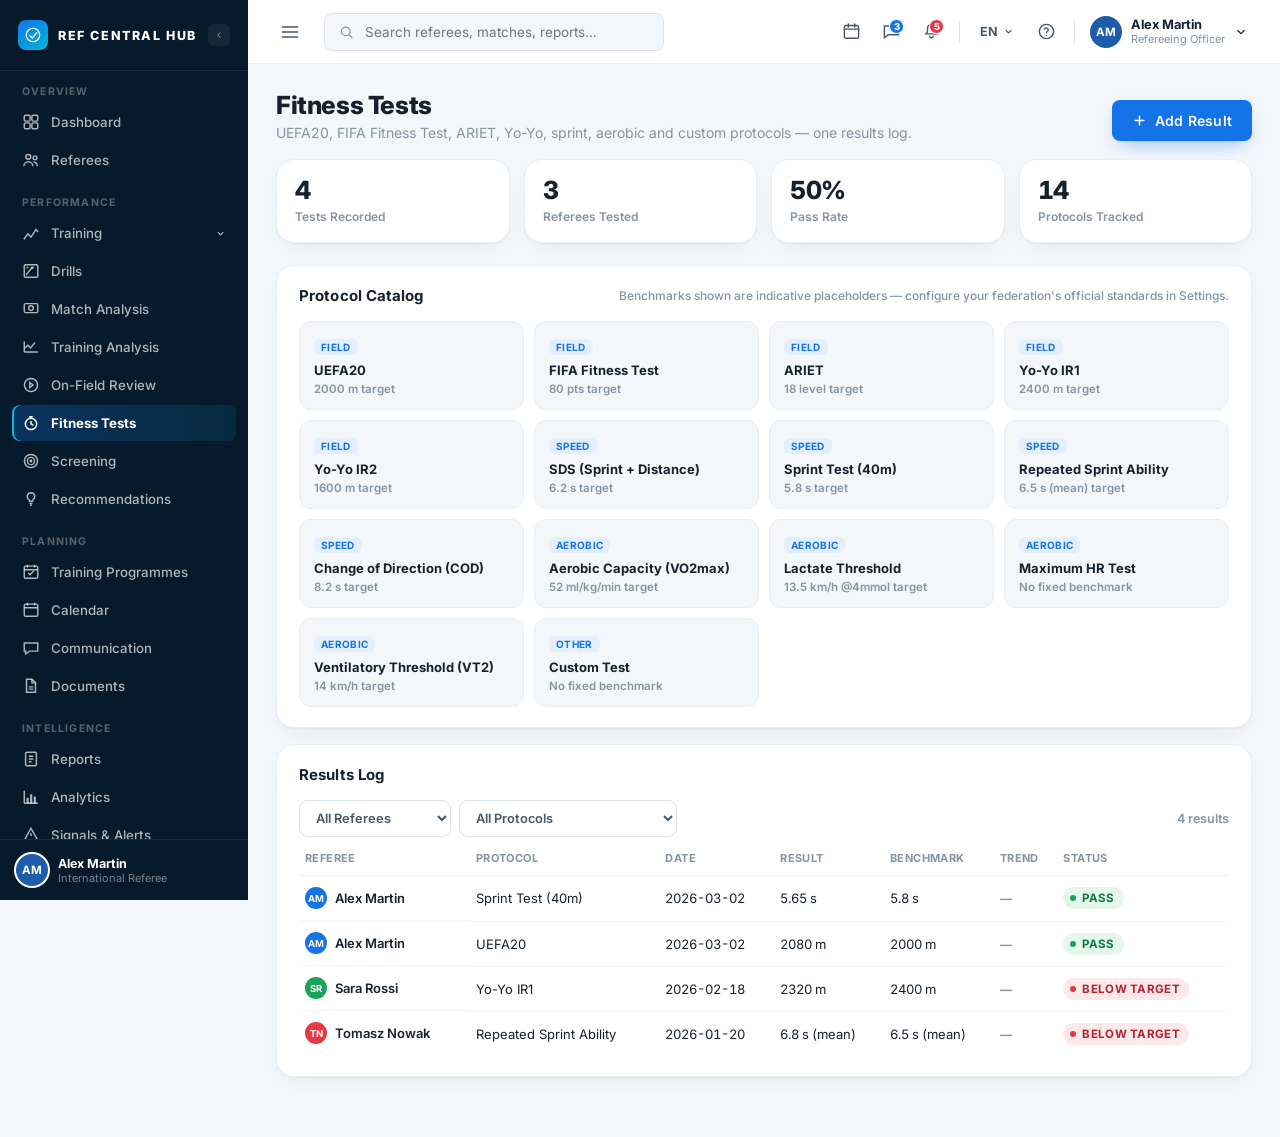
<file: fitness-tests.html>
<!doctype html>
<html lang="en">
<head>
<meta charset="UTF-8">
<meta name="viewport" content="width=device-width, initial-scale=1.0">
<title>Fitness Tests — Ref Central Hub</title>
<link rel="preconnect" href="https://fonts.googleapis.com">
<link rel="preconnect" href="https://fonts.gstatic.com" crossorigin>
<link href="https://fonts.googleapis.com/css2?family=Inter:wght@400;500;600;700;800;900&display=swap" rel="stylesheet">
<link rel="stylesheet" href="css/styles.css">
<link rel="stylesheet" href="css/dashboard.css">
<link rel="stylesheet" href="css/referees.css">
<link rel="stylesheet" href="css/fitness.css">
</head>
<body class="app-body">

<!-- ================= SIDEBAR ================= -->
<aside class="sidebar" id="sidebar">
  <div class="sidebar-logo">
    <div class="logo-mark-sm">
      <svg width="18" height="18" viewBox="0 0 24 24" fill="none">
        <circle cx="12" cy="12" r="9" stroke="white" stroke-width="1.6"/>
        <path d="M8 13l3 3 6-7" stroke="white" stroke-width="2" stroke-linecap="round" stroke-linejoin="round"/>
      </svg>
    </div>
    <div class="logo-wordmark-sm"><span>REF CENTRAL HUB</span></div>
    <button class="sidebar-collapse" id="sidebarToggle" aria-label="Collapse sidebar">
      <svg width="16" height="16" viewBox="0 0 24 24" fill="none" stroke="currentColor" stroke-width="2" stroke-linecap="round"><path d="M15 6l-6 6 6 6"/></svg>
    </button>
  </div>

  <nav class="sidebar-nav">
    <div class="nav-group">
      <div class="nav-label" data-i18n="grp_overview">Overview</div>
      <a class="nav-item" href="dashboard.html">
        <span class="nav-icon"><svg viewBox="0 0 20 20" fill="none" stroke="currentColor" stroke-width="1.6"><rect x="2.5" y="2.5" width="6.5" height="6.5" rx="1.5"/><rect x="11" y="2.5" width="6.5" height="6.5" rx="1.5"/><rect x="2.5" y="11" width="6.5" height="6.5" rx="1.5"/><rect x="11" y="11" width="6.5" height="6.5" rx="1.5"/></svg></span>
        <span class="nav-text" data-i18n="nav_dashboard">Dashboard</span>
      </a>
      <a class="nav-item" href="referees.html">
        <span class="nav-icon"><svg viewBox="0 0 20 20" fill="none" stroke="currentColor" stroke-width="1.6"><circle cx="7" cy="6.5" r="2.7"/><path d="M2 17c0-2.8 2.2-5 5-5s5 2.2 5 5"/><circle cx="14.5" cy="7.5" r="2.1"/><path d="M12.8 12.3c2.3.2 4.2 2.1 4.2 4.7"/></svg></span>
        <span class="nav-text" data-i18n="nav_referees">Referees</span>
      </a>
    </div>

    <div class="nav-group">
      <div class="nav-label" data-i18n="grp_performance">Performance</div>
      <div class="nav-dropdown">
        <button type="button" class="nav-item nav-dropdown-toggle">
          <span class="nav-icon"><svg viewBox="0 0 20 20" fill="none" stroke="currentColor" stroke-width="1.6"><path d="M2 17l4.5-6 3.5 3.5L15.5 6l2.5 3"/></svg></span>
          <span class="nav-text" data-i18n="nav_training">Training</span>
          <svg class="nav-caret" width="11" height="11" viewBox="0 0 24 24" fill="none" stroke="currentColor" stroke-width="2.5"><path d="M6 9l6 6 6-6"/></svg>
        </button>
        <div class="nav-submenu">
          <a class="nav-subitem" href="training-files.html">
            <span class="nav-text" data-i18n="nav_training_files">Training Files</span>
          </a>
        </div>
      </div>
      <a class="nav-item" href="drills.html">
        <span class="nav-icon"><svg viewBox="0 0 20 20" fill="none" stroke="currentColor" stroke-width="1.6"><rect x="2.5" y="3" width="15" height="14" rx="1.5"/><path d="M5 14c2-4 4-4 6-8" stroke-linecap="round"/><path d="M11 6l1.3-.3-.3 1.3" stroke-linecap="round" stroke-linejoin="round"/><circle cx="6" cy="6" r="1.1" fill="currentColor" stroke="none"/></svg></span>
        <span class="nav-text" data-i18n="nav_drills">Drills</span>
      </a>
      <a class="nav-item" href="#">
        <span class="nav-icon"><svg viewBox="0 0 20 20" fill="none" stroke="currentColor" stroke-width="1.6"><rect x="2.5" y="4" width="15" height="10" rx="1.5"/><circle cx="10" cy="9" r="2.6"/></svg></span>
        <span class="nav-text" data-i18n="nav_match_analysis">Match Analysis</span>
      </a>
      <a class="nav-item" href="training-analysis.html">
        <span class="nav-icon"><svg viewBox="0 0 20 20" fill="none" stroke="currentColor" stroke-width="1.6"><path d="M2.5 15.5h15M2.5 15.5V4M2.5 12l4-4 3 3 5-6"/></svg></span>
        <span class="nav-text" data-i18n="nav_training_analysis">Training Analysis</span>
      </a>
      <a class="nav-item" href="#">
        <span class="nav-icon"><svg viewBox="0 0 20 20" fill="none" stroke="currentColor" stroke-width="1.6"><circle cx="10" cy="10" r="7.3"/><path d="M8.6 7.2l3.6 2.8-3.6 2.8z"/></svg></span>
        <span class="nav-text" data-i18n="nav_onfield_review">On-Field Review</span>
      </a>
      <a class="nav-item active" href="fitness-tests.html">
        <span class="nav-icon"><svg viewBox="0 0 20 20" fill="none" stroke="currentColor" stroke-width="1.6"><circle cx="10" cy="11" r="6.3"/><path d="M10 4.7V3M8 3h4M10 7.7V11l2.6 1.6"/></svg></span>
        <span class="nav-text" data-i18n="nav_fitness_tests">Fitness Tests</span>
      </a>
      <a class="nav-item" href="screening.html">
        <span class="nav-icon"><svg viewBox="0 0 20 20" fill="none" stroke="currentColor" stroke-width="1.6"><circle cx="10" cy="10" r="7.3"/><circle cx="10" cy="10" r="4"/><circle cx="10" cy="10" r="0.8" fill="currentColor"/></svg></span>
        <span class="nav-text" data-i18n="nav_screening">Screening</span>
      </a>
      <a class="nav-item" href="#">
        <span class="nav-icon"><svg viewBox="0 0 20 20" fill="none" stroke="currentColor" stroke-width="1.6"><path d="M10 3a4.2 4.2 0 0 0-2.4 7.6c.5.4.8 1 .8 1.6v.3h3.2v-.3c0-.6.3-1.2.8-1.6A4.2 4.2 0 0 0 10 3z"/><path d="M8.4 15h3.2M9 17h2"/></svg></span>
        <span class="nav-text" data-i18n="nav_recommendations">Recommendations</span>
      </a>
    </div>

    <div class="nav-group">
      <div class="nav-label" data-i18n="grp_planning">Planning</div>
      <a class="nav-item" href="#">
        <span class="nav-icon"><svg viewBox="0 0 20 20" fill="none" stroke="currentColor" stroke-width="1.6"><rect x="2.5" y="3.5" width="15" height="13.5" rx="1.5"/><path d="M2.5 7.5h15M6 2v3M14 2v3"/><path d="M7 11.2l1.8 1.8L13 9" /></svg></span>
        <span class="nav-text" data-i18n="nav_training_programmes">Training Programmes</span>
      </a>
      <a class="nav-item" href="calendar.html">
        <span class="nav-icon"><svg viewBox="0 0 20 20" fill="none" stroke="currentColor" stroke-width="1.6"><rect x="2.5" y="3.5" width="15" height="13.5" rx="1.5"/><path d="M2.5 7.5h15M6 2v3M14 2v3"/></svg></span>
        <span class="nav-text" data-i18n="nav_calendar">Calendar</span>
      </a>
      <a class="nav-item" href="communication.html">
        <span class="nav-icon"><svg viewBox="0 0 20 20" fill="none" stroke="currentColor" stroke-width="1.6"><path d="M2.5 4.5h15v9h-9L4 16.5v-3H2.5z"/></svg></span>
        <span class="nav-text" data-i18n="nav_communication">Communication</span>
      </a>
      <a class="nav-item" href="documents.html">
        <span class="nav-icon"><svg viewBox="0 0 20 20" fill="none" stroke="currentColor" stroke-width="1.6"><path d="M5 2.5h6l4 4v10.5H5z"/><path d="M11 2.5v4h4M7.5 11h5M7.5 13.5h5"/></svg></span>
        <span class="nav-text" data-i18n="nav_documents">Documents</span>
      </a>
    </div>

    <div class="nav-group">
      <div class="nav-label" data-i18n="grp_intelligence">Intelligence</div>
      <a class="nav-item" href="#">
        <span class="nav-icon"><svg viewBox="0 0 20 20" fill="none" stroke="currentColor" stroke-width="1.6"><rect x="4" y="2.5" width="12" height="15" rx="1.5"/><path d="M7.5 7h5M7.5 10h5M7.5 13h3"/></svg></span>
        <span class="nav-text" data-i18n="nav_reports">Reports</span>
      </a>
      <a class="nav-item" href="#">
        <span class="nav-icon"><svg viewBox="0 0 20 20" fill="none" stroke="currentColor" stroke-width="1.6"><path d="M2.5 17V3M2.5 17h15"/><rect x="5" y="11" width="2.4" height="6" fill="currentColor" stroke="none"/><rect x="9" y="7" width="2.4" height="10" fill="currentColor" stroke="none"/><rect x="13" y="9.5" width="2.4" height="7.5" fill="currentColor" stroke="none"/></svg></span>
        <span class="nav-text" data-i18n="nav_analytics">Analytics</span>
      </a>
      <a class="nav-item" href="#">
        <span class="nav-icon"><svg viewBox="0 0 20 20" fill="none" stroke="currentColor" stroke-width="1.6"><path d="M10 2.5l7.5 13.5h-15z"/><path d="M10 8v3.2M10 13.6h.01"/></svg></span>
        <span class="nav-text" data-i18n="nav_signals_alerts">Signals &amp; Alerts</span>
      </a>
      <a class="nav-item" href="#">
        <span class="nav-icon"><svg viewBox="0 0 20 20" fill="none" stroke="currentColor" stroke-width="1.6"><path d="M2.5 4.2c2.2-1 5.4-1 7.5.6 2.1-1.6 5.3-1.6 7.5-.6v10.6c-2.2-1-5.4-1-7.5.6-2.1-1.6-5.3-1.6-7.5-.6z"/><path d="M10 4.8v10.6"/></svg></span>
        <span class="nav-text" data-i18n="nav_education">Education</span>
      </a>
    </div>

    <div class="nav-group">
      <div class="nav-label" data-i18n="grp_admin">Admin</div>
      <a class="nav-item" href="organizations.html">
        <span class="nav-icon"><svg viewBox="0 0 20 20" fill="none" stroke="currentColor" stroke-width="1.6"><circle cx="8" cy="7" r="2.6"/><path d="M3 17c0-2.6 2.2-4.7 5-4.7s5 2.1 5 4.7"/><circle cx="15.2" cy="6" r="1.4"/><path d="M14 11.5c1.7.3 3 1.8 3 3.6"/></svg></span>
        <span class="nav-text" data-i18n="nav_user_management">User Management</span>
      </a>
      <a class="nav-item" href="settings.html">
        <span class="nav-icon"><svg viewBox="0 0 20 20" fill="none" stroke="currentColor" stroke-width="1.6"><circle cx="10" cy="10" r="2.6"/><path d="M10 3v1.8M10 15.2V17M17 10h-1.8M4.8 10H3M14.9 5.1l-1.3 1.3M6.4 13.6l-1.3 1.3M14.9 14.9l-1.3-1.3M6.4 6.4L5.1 5.1"/></svg></span>
        <span class="nav-text" data-i18n="nav_settings">Settings</span>
      </a>
    </div>
  </nav>

  <div class="sidebar-footer">
    <div class="sidebar-user">
      <div class="avatar avatar-sm" style="background:#1C5CAB">AM</div>
      <div class="sidebar-user-info">
        <div class="name">Alex Martin</div>
        <div class="role" data-i18n="label_international_referee">International Referee</div>
      </div>
    </div>
  </div>
</aside>

<!-- ================= MAIN ================= -->
<div class="app-main">

  <header class="topbar">
    <button class="icon-btn mobile-only" id="mobileNavToggle" aria-label="Menu">
      <svg width="20" height="20" viewBox="0 0 24 24" fill="none" stroke="currentColor" stroke-width="2" stroke-linecap="round"><path d="M3 6h18M3 12h18M3 18h18"/></svg>
    </button>
    <div class="search-box">
      <svg width="16" height="16" viewBox="0 0 24 24" fill="none" stroke="currentColor" stroke-width="2" stroke-linecap="round"><circle cx="11" cy="11" r="7"/><path d="M21 21l-4.3-4.3"/></svg>
      <input type="text" id="ftSearch" placeholder="Search referees, matches, reports…" data-i18n-placeholder="search_placeholder_default">
    </div>
    <div class="topbar-spacer"></div>
    <div class="topbar-actions">
      <button class="icon-btn" title="Calendar" data-i18n-title="title_calendar"><svg width="19" height="19" viewBox="0 0 24 24" fill="none" stroke="currentColor" stroke-width="1.8" stroke-linecap="round"><rect x="3" y="4.5" width="18" height="16" rx="2"/><path d="M3 9h18M8 2.5v4M16 2.5v4"/></svg></button>
      <button class="icon-btn" title="Messages" data-i18n-title="title_messages"><svg width="19" height="19" viewBox="0 0 24 24" fill="none" stroke="currentColor" stroke-width="1.8" stroke-linecap="round"><path d="M3 5h18v11H8l-5 4z"/></svg><span class="dot-badge">3</span></button>
      <button class="icon-btn" title="Notifications" data-i18n-title="title_notifications"><svg width="19" height="19" viewBox="0 0 24 24" fill="none" stroke="currentColor" stroke-width="1.8" stroke-linecap="round"><path d="M12 3a5 5 0 0 0-5 5v3.5c0 .8-.3 1.6-.9 2.2L5 15h14l-1.1-1.3a3 3 0 0 1-.9-2.2V8a5 5 0 0 0-5-5z"/><path d="M10 18a2 2 0 0 0 4 0"/></svg><span class="dot-badge critical">5</span></button>
      <div class="topbar-divider"></div>
      <div class="lang-dropdown-wrap"><button class="lang-select" id="langSelectBtn"><span id="langSelectLabel">EN</span> <svg width="11" height="11" viewBox="0 0 24 24" fill="none" stroke="currentColor" stroke-width="2.5"><path d="M6 9l6 6 6-6"/></svg></button><div class="lang-dropdown" id="langDropdown"></div></div>
      <button class="icon-btn" title="Help" data-i18n-title="title_help"><svg width="19" height="19" viewBox="0 0 24 24" fill="none" stroke="currentColor" stroke-width="1.8" stroke-linecap="round"><circle cx="12" cy="12" r="9"/><path d="M9.5 9a2.5 2.5 0 0 1 4.8 1c0 1.7-2.3 1.8-2.3 3.5"/><path d="M12 17h.01"/></svg></button>
      <div class="topbar-divider"></div>
      <div class="user-chip">
        <div class="avatar avatar-sm" style="background:#1C5CAB">AM</div>
        <div class="user-chip-info"><div class="name">Alex Martin</div><div class="role" data-i18n="label_refereeing_officer">Refereeing Officer</div></div>
        <svg width="14" height="14" viewBox="0 0 24 24" fill="none" stroke="currentColor" stroke-width="2"><path d="M6 9l6 6 6-6"/></svg>
      </div>
    </div>
  </header>

  <main class="content">
    <div class="page-head">
      <div>
        <h1 data-i18n="page_fitness_title">Fitness Tests</h1>
        <p class="page-sub" data-i18n="page_fitness_sub">UEFA20, FIFA Fitness Test, ARIET, Yo-Yo, sprint, aerobic and custom protocols — one results log.</p>
      </div>
      <button class="btn btn-primary" id="openAddResult">
        <svg width="15" height="15" viewBox="0 0 24 24" fill="none" stroke="white" stroke-width="2.4" stroke-linecap="round"><path d="M12 5v14M5 12h14"/></svg>
        <span data-i18n="btn_add_result">Add Result</span>
      </button>
    </div>

    <div class="kpi-grid" id="ftKpis" style="grid-template-columns:repeat(4,1fr);"></div>

    <div class="card card-pad" style="margin-bottom:16px;">
      <div class="card-head">
        <div class="card-title">Protocol Catalog</div>
        <div class="card-subtitle" style="margin:0;">Benchmarks shown are indicative placeholders — configure your federation's official standards in Settings.</div>
      </div>
      <div class="protocol-grid" id="protocolGrid"></div>
    </div>

    <div class="card card-pad">
      <div class="card-head">
        <div class="card-title">Results Log</div>
      </div>
      <div class="filter-row" style="margin-bottom:14px;">
        <select class="filter-select" id="filterRefFt"><option value="">All Referees</option></select>
        <select class="filter-select" id="filterProtocol"><option value="">All Protocols</option></select>
        <div class="filter-count" id="ftCount"></div>
      </div>
      <table class="mini-table" id="resultsTable">
        <thead>
          <tr><th>Referee</th><th>Protocol</th><th>Date</th><th>Result</th><th>Benchmark</th><th>Trend</th><th>Status</th></tr>
        </thead>
        <tbody id="resultsBody"></tbody>
      </table>
    </div>
  </main>
</div>

<!-- ===== Add Result modal ===== -->
<div class="modal-overlay" id="addResultModal">
  <div class="modal">
    <div class="modal-head">
      <div>
        <h3>Add Fitness Test Result</h3>
        <p>Log a new protocol result for a referee.</p>
      </div>
      <button class="modal-close" data-close-modal><svg width="15" height="15" viewBox="0 0 24 24" fill="none" stroke="currentColor" stroke-width="2.2" stroke-linecap="round"><path d="M18 6L6 18M6 6l12 12"/></svg></button>
    </div>
    <div class="modal-body">
      <form id="addResultForm">
        <div class="form-grid">
          <div class="form-field full">
            <label for="arReferee">Referee</label>
            <select id="arReferee"></select>
          </div>
          <div class="form-field full">
            <label for="arProtocol">Protocol</label>
            <select id="arProtocol"></select>
          </div>
          <div class="form-field">
            <label for="arDate">Test date</label>
            <input type="date" id="arDate" required>
          </div>
          <div class="form-field">
            <label for="arValue">Result <span id="arUnitLabel" style="color:var(--text-400); font-weight:600;"></span></label>
            <input type="number" step="any" id="arValue" required>
          </div>
          <div class="form-field full">
            <label for="arNotes">Notes (optional)</label>
            <input type="text" id="arNotes" placeholder="Context, conditions, observations…">
          </div>
        </div>
      </form>
    </div>
    <div class="modal-foot">
      <button class="btn btn-ghost" data-close-modal>Cancel</button>
      <button class="btn btn-primary" id="submitAddResult">Save Result</button>
    </div>
  </div>
</div>

<div class="toast" id="toast"></div>

<script src="js/data.js"></script>
<script src="js/app.js"></script>
<script src="js/i18n.js"></script>
<script src="js/fitness-tests.js"></script>
</body>
</html>
</file>
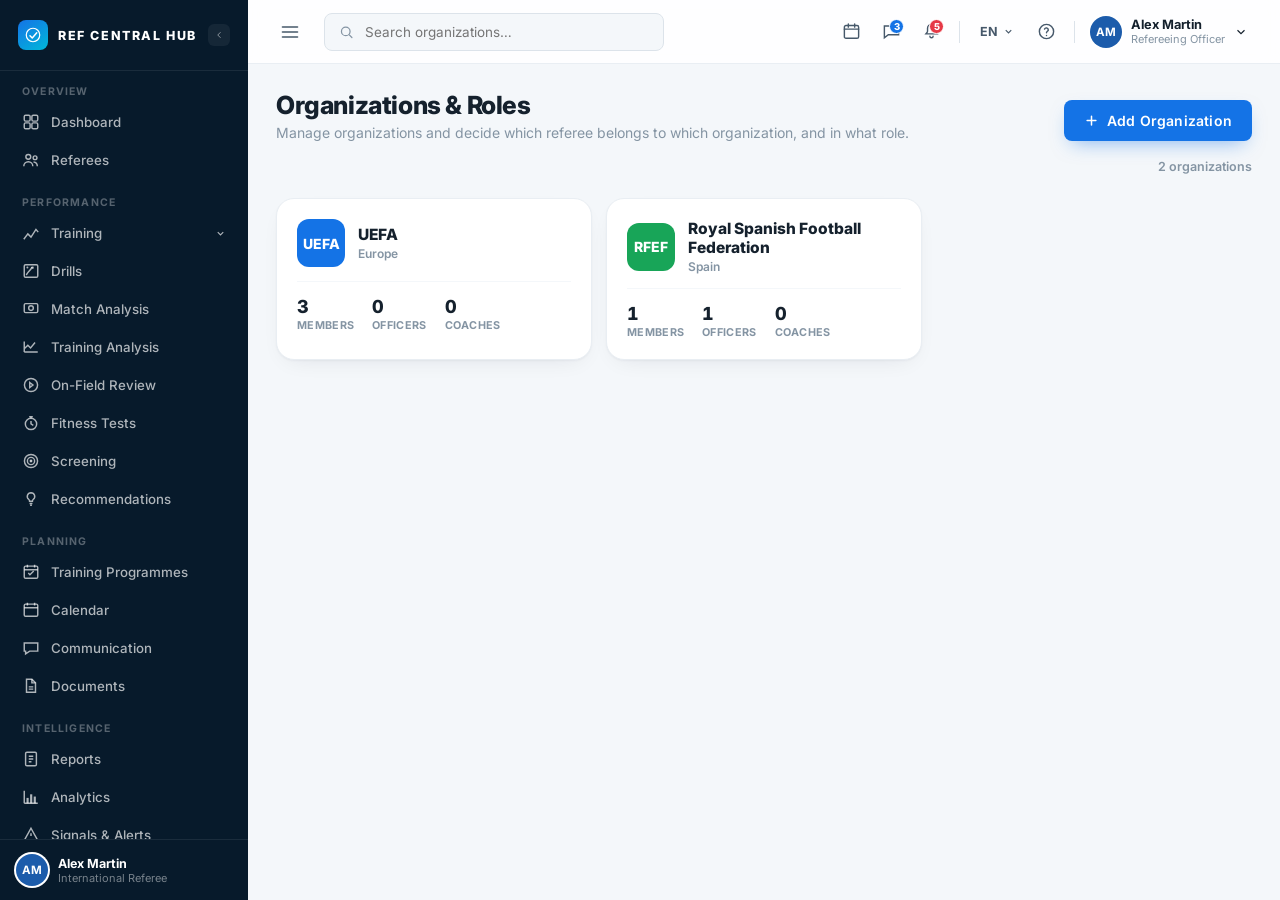
<file: organizations.html>
<!doctype html>
<html lang="en">
<head>
<meta charset="UTF-8">
<meta name="viewport" content="width=device-width, initial-scale=1.0">
<title>Organizations &amp; Roles — Ref Central Hub</title>
<link rel="preconnect" href="https://fonts.googleapis.com">
<link rel="preconnect" href="https://fonts.gstatic.com" crossorigin>
<link href="https://fonts.googleapis.com/css2?family=Inter:wght@400;500;600;700;800;900&display=swap" rel="stylesheet">
<link rel="stylesheet" href="css/styles.css">
<link rel="stylesheet" href="css/dashboard.css">
<link rel="stylesheet" href="css/referees.css">
</head>
<body class="app-body">

<!-- ================= SIDEBAR ================= -->
<aside class="sidebar" id="sidebar">
  <div class="sidebar-logo">
    <div class="logo-mark-sm">
      <svg width="18" height="18" viewBox="0 0 24 24" fill="none">
        <circle cx="12" cy="12" r="9" stroke="white" stroke-width="1.6"/>
        <path d="M8 13l3 3 6-7" stroke="white" stroke-width="2" stroke-linecap="round" stroke-linejoin="round"/>
      </svg>
    </div>
    <div class="logo-wordmark-sm"><span>REF CENTRAL HUB</span></div>
    <button class="sidebar-collapse" id="sidebarToggle" aria-label="Collapse sidebar">
      <svg width="16" height="16" viewBox="0 0 24 24" fill="none" stroke="currentColor" stroke-width="2" stroke-linecap="round"><path d="M15 6l-6 6 6 6"/></svg>
    </button>
  </div>

  <nav class="sidebar-nav">
    <div class="nav-group">
      <div class="nav-label" data-i18n="grp_overview">Overview</div>
      <a class="nav-item" href="dashboard.html">
        <span class="nav-icon"><svg viewBox="0 0 20 20" fill="none" stroke="currentColor" stroke-width="1.6"><rect x="2.5" y="2.5" width="6.5" height="6.5" rx="1.5"/><rect x="11" y="2.5" width="6.5" height="6.5" rx="1.5"/><rect x="2.5" y="11" width="6.5" height="6.5" rx="1.5"/><rect x="11" y="11" width="6.5" height="6.5" rx="1.5"/></svg></span>
        <span class="nav-text" data-i18n="nav_dashboard">Dashboard</span>
      </a>
      <a class="nav-item" href="referees.html">
        <span class="nav-icon"><svg viewBox="0 0 20 20" fill="none" stroke="currentColor" stroke-width="1.6"><circle cx="7" cy="6.5" r="2.7"/><path d="M2 17c0-2.8 2.2-5 5-5s5 2.2 5 5"/><circle cx="14.5" cy="7.5" r="2.1"/><path d="M12.8 12.3c2.3.2 4.2 2.1 4.2 4.7"/></svg></span>
        <span class="nav-text" data-i18n="nav_referees">Referees</span>
      </a>
    </div>

    <div class="nav-group">
      <div class="nav-label" data-i18n="grp_performance">Performance</div>
      <div class="nav-dropdown">
        <button type="button" class="nav-item nav-dropdown-toggle">
          <span class="nav-icon"><svg viewBox="0 0 20 20" fill="none" stroke="currentColor" stroke-width="1.6"><path d="M2 17l4.5-6 3.5 3.5L15.5 6l2.5 3"/></svg></span>
          <span class="nav-text" data-i18n="nav_training">Training</span>
          <svg class="nav-caret" width="11" height="11" viewBox="0 0 24 24" fill="none" stroke="currentColor" stroke-width="2.5"><path d="M6 9l6 6 6-6"/></svg>
        </button>
        <div class="nav-submenu">
          <a class="nav-subitem" href="training-files.html">
            <span class="nav-text" data-i18n="nav_training_files">Training Files</span>
          </a>
        </div>
      </div>
      <a class="nav-item" href="drills.html">
        <span class="nav-icon"><svg viewBox="0 0 20 20" fill="none" stroke="currentColor" stroke-width="1.6"><rect x="2.5" y="3" width="15" height="14" rx="1.5"/><path d="M5 14c2-4 4-4 6-8" stroke-linecap="round"/><path d="M11 6l1.3-.3-.3 1.3" stroke-linecap="round" stroke-linejoin="round"/><circle cx="6" cy="6" r="1.1" fill="currentColor" stroke="none"/></svg></span>
        <span class="nav-text" data-i18n="nav_drills">Drills</span>
      </a>
      <a class="nav-item" href="#">
        <span class="nav-icon"><svg viewBox="0 0 20 20" fill="none" stroke="currentColor" stroke-width="1.6"><rect x="2.5" y="4" width="15" height="10" rx="1.5"/><circle cx="10" cy="9" r="2.6"/></svg></span>
        <span class="nav-text" data-i18n="nav_match_analysis">Match Analysis</span>
      </a>
      <a class="nav-item" href="training-analysis.html">
        <span class="nav-icon"><svg viewBox="0 0 20 20" fill="none" stroke="currentColor" stroke-width="1.6"><path d="M2.5 15.5h15M2.5 15.5V4M2.5 12l4-4 3 3 5-6"/></svg></span>
        <span class="nav-text" data-i18n="nav_training_analysis">Training Analysis</span>
      </a>
      <a class="nav-item" href="#">
        <span class="nav-icon"><svg viewBox="0 0 20 20" fill="none" stroke="currentColor" stroke-width="1.6"><circle cx="10" cy="10" r="7.3"/><path d="M8.6 7.2l3.6 2.8-3.6 2.8z"/></svg></span>
        <span class="nav-text" data-i18n="nav_onfield_review">On-Field Review</span>
      </a>
      <a class="nav-item" href="fitness-tests.html">
        <span class="nav-icon"><svg viewBox="0 0 20 20" fill="none" stroke="currentColor" stroke-width="1.6"><circle cx="10" cy="11" r="6.3"/><path d="M10 4.7V3M8 3h4M10 7.7V11l2.6 1.6"/></svg></span>
        <span class="nav-text" data-i18n="nav_fitness_tests">Fitness Tests</span>
      </a>
      <a class="nav-item" href="screening.html">
        <span class="nav-icon"><svg viewBox="0 0 20 20" fill="none" stroke="currentColor" stroke-width="1.6"><circle cx="10" cy="10" r="7.3"/><circle cx="10" cy="10" r="4"/><circle cx="10" cy="10" r="0.8" fill="currentColor"/></svg></span>
        <span class="nav-text" data-i18n="nav_screening">Screening</span>
      </a>
      <a class="nav-item" href="#">
        <span class="nav-icon"><svg viewBox="0 0 20 20" fill="none" stroke="currentColor" stroke-width="1.6"><path d="M10 3a4.2 4.2 0 0 0-2.4 7.6c.5.4.8 1 .8 1.6v.3h3.2v-.3c0-.6.3-1.2.8-1.6A4.2 4.2 0 0 0 10 3z"/><path d="M8.4 15h3.2M9 17h2"/></svg></span>
        <span class="nav-text" data-i18n="nav_recommendations">Recommendations</span>
      </a>
    </div>

    <div class="nav-group">
      <div class="nav-label" data-i18n="grp_planning">Planning</div>
      <a class="nav-item" href="#">
        <span class="nav-icon"><svg viewBox="0 0 20 20" fill="none" stroke="currentColor" stroke-width="1.6"><rect x="2.5" y="3.5" width="15" height="13.5" rx="1.5"/><path d="M2.5 7.5h15M6 2v3M14 2v3"/><path d="M7 11.2l1.8 1.8L13 9" /></svg></span>
        <span class="nav-text" data-i18n="nav_training_programmes">Training Programmes</span>
      </a>
      <a class="nav-item" href="calendar.html">
        <span class="nav-icon"><svg viewBox="0 0 20 20" fill="none" stroke="currentColor" stroke-width="1.6"><rect x="2.5" y="3.5" width="15" height="13.5" rx="1.5"/><path d="M2.5 7.5h15M6 2v3M14 2v3"/></svg></span>
        <span class="nav-text" data-i18n="nav_calendar">Calendar</span>
      </a>
      <a class="nav-item" href="communication.html">
        <span class="nav-icon"><svg viewBox="0 0 20 20" fill="none" stroke="currentColor" stroke-width="1.6"><path d="M2.5 4.5h15v9h-9L4 16.5v-3H2.5z"/></svg></span>
        <span class="nav-text" data-i18n="nav_communication">Communication</span>
      </a>
      <a class="nav-item" href="documents.html">
        <span class="nav-icon"><svg viewBox="0 0 20 20" fill="none" stroke="currentColor" stroke-width="1.6"><path d="M5 2.5h6l4 4v10.5H5z"/><path d="M11 2.5v4h4M7.5 11h5M7.5 13.5h5"/></svg></span>
        <span class="nav-text" data-i18n="nav_documents">Documents</span>
      </a>
    </div>

    <div class="nav-group">
      <div class="nav-label" data-i18n="grp_intelligence">Intelligence</div>
      <a class="nav-item" href="#">
        <span class="nav-icon"><svg viewBox="0 0 20 20" fill="none" stroke="currentColor" stroke-width="1.6"><rect x="4" y="2.5" width="12" height="15" rx="1.5"/><path d="M7.5 7h5M7.5 10h5M7.5 13h3"/></svg></span>
        <span class="nav-text" data-i18n="nav_reports">Reports</span>
      </a>
      <a class="nav-item" href="#">
        <span class="nav-icon"><svg viewBox="0 0 20 20" fill="none" stroke="currentColor" stroke-width="1.6"><path d="M2.5 17V3M2.5 17h15"/><rect x="5" y="11" width="2.4" height="6" fill="currentColor" stroke="none"/><rect x="9" y="7" width="2.4" height="10" fill="currentColor" stroke="none"/><rect x="13" y="9.5" width="2.4" height="7.5" fill="currentColor" stroke="none"/></svg></span>
        <span class="nav-text" data-i18n="nav_analytics">Analytics</span>
      </a>
      <a class="nav-item" href="#">
        <span class="nav-icon"><svg viewBox="0 0 20 20" fill="none" stroke="currentColor" stroke-width="1.6"><path d="M10 2.5l7.5 13.5h-15z"/><path d="M10 8v3.2M10 13.6h.01"/></svg></span>
        <span class="nav-text" data-i18n="nav_signals_alerts">Signals &amp; Alerts</span>
      </a>
      <a class="nav-item" href="#">
        <span class="nav-icon"><svg viewBox="0 0 20 20" fill="none" stroke="currentColor" stroke-width="1.6"><path d="M2.5 4.2c2.2-1 5.4-1 7.5.6 2.1-1.6 5.3-1.6 7.5-.6v10.6c-2.2-1-5.4-1-7.5.6-2.1-1.6-5.3-1.6-7.5-.6z"/><path d="M10 4.8v10.6"/></svg></span>
        <span class="nav-text" data-i18n="nav_education">Education</span>
      </a>
    </div>

    <div class="nav-group">
      <div class="nav-label" data-i18n="grp_admin">Admin</div>
      <a class="nav-item active" href="organizations.html">
        <span class="nav-icon"><svg viewBox="0 0 20 20" fill="none" stroke="currentColor" stroke-width="1.6"><circle cx="8" cy="7" r="2.6"/><path d="M3 17c0-2.6 2.2-4.7 5-4.7s5 2.1 5 4.7"/><circle cx="15.2" cy="6" r="1.4"/><path d="M14 11.5c1.7.3 3 1.8 3 3.6"/></svg></span>
        <span class="nav-text" data-i18n="nav_user_management">User Management</span>
      </a>
      <a class="nav-item" href="settings.html">
        <span class="nav-icon"><svg viewBox="0 0 20 20" fill="none" stroke="currentColor" stroke-width="1.6"><circle cx="10" cy="10" r="2.6"/><path d="M10 3v1.8M10 15.2V17M17 10h-1.8M4.8 10H3M14.9 5.1l-1.3 1.3M6.4 13.6l-1.3 1.3M14.9 14.9l-1.3-1.3M6.4 6.4L5.1 5.1"/></svg></span>
        <span class="nav-text" data-i18n="nav_settings">Settings</span>
      </a>
    </div>
  </nav>

  <div class="sidebar-footer">
    <div class="sidebar-user">
      <div class="avatar avatar-sm" style="background:#1C5CAB">AM</div>
      <div class="sidebar-user-info">
        <div class="name">Alex Martin</div>
        <div class="role" data-i18n="label_international_referee">International Referee</div>
      </div>
    </div>
  </div>
</aside>

<!-- ================= MAIN ================= -->
<div class="app-main">

  <header class="topbar">
    <button class="icon-btn mobile-only" id="mobileNavToggle" aria-label="Menu">
      <svg width="20" height="20" viewBox="0 0 24 24" fill="none" stroke="currentColor" stroke-width="2" stroke-linecap="round"><path d="M3 6h18M3 12h18M3 18h18"/></svg>
    </button>
    <div class="search-box">
      <svg width="16" height="16" viewBox="0 0 24 24" fill="none" stroke="currentColor" stroke-width="2" stroke-linecap="round"><circle cx="11" cy="11" r="7"/><path d="M21 21l-4.3-4.3"/></svg>
      <input type="text" id="orgSearch" placeholder="Search organizations…" data-i18n-placeholder="search_placeholder_organizations">
    </div>
    <div class="topbar-spacer"></div>
    <div class="topbar-actions">
      <button class="icon-btn" title="Calendar" data-i18n-title="title_calendar"><svg width="19" height="19" viewBox="0 0 24 24" fill="none" stroke="currentColor" stroke-width="1.8" stroke-linecap="round"><rect x="3" y="4.5" width="18" height="16" rx="2"/><path d="M3 9h18M8 2.5v4M16 2.5v4"/></svg></button>
      <button class="icon-btn" title="Messages" data-i18n-title="title_messages"><svg width="19" height="19" viewBox="0 0 24 24" fill="none" stroke="currentColor" stroke-width="1.8" stroke-linecap="round"><path d="M3 5h18v11H8l-5 4z"/></svg><span class="dot-badge">3</span></button>
      <button class="icon-btn" title="Notifications" data-i18n-title="title_notifications"><svg width="19" height="19" viewBox="0 0 24 24" fill="none" stroke="currentColor" stroke-width="1.8" stroke-linecap="round"><path d="M12 3a5 5 0 0 0-5 5v3.5c0 .8-.3 1.6-.9 2.2L5 15h14l-1.1-1.3a3 3 0 0 1-.9-2.2V8a5 5 0 0 0-5-5z"/><path d="M10 18a2 2 0 0 0 4 0"/></svg><span class="dot-badge critical">5</span></button>
      <div class="topbar-divider"></div>
      <div class="lang-dropdown-wrap"><button class="lang-select" id="langSelectBtn"><span id="langSelectLabel">EN</span> <svg width="11" height="11" viewBox="0 0 24 24" fill="none" stroke="currentColor" stroke-width="2.5"><path d="M6 9l6 6 6-6"/></svg></button><div class="lang-dropdown" id="langDropdown"></div></div>
      <button class="icon-btn" title="Help" data-i18n-title="title_help"><svg width="19" height="19" viewBox="0 0 24 24" fill="none" stroke="currentColor" stroke-width="1.8" stroke-linecap="round"><circle cx="12" cy="12" r="9"/><path d="M9.5 9a2.5 2.5 0 0 1 4.8 1c0 1.7-2.3 1.8-2.3 3.5"/><path d="M12 17h.01"/></svg></button>
      <div class="topbar-divider"></div>
      <div class="user-chip">
        <div class="avatar avatar-sm" style="background:#1C5CAB">AM</div>
        <div class="user-chip-info"><div class="name">Alex Martin</div><div class="role" data-i18n="label_refereeing_officer">Refereeing Officer</div></div>
        <svg width="14" height="14" viewBox="0 0 24 24" fill="none" stroke="currentColor" stroke-width="2"><path d="M6 9l6 6 6-6"/></svg>
      </div>
    </div>
  </header>

  <main class="content">
    <div class="page-head">
      <div>
        <h1 data-i18n="page_organizations_title">Organizations &amp; Roles</h1>
        <p class="page-sub" data-i18n="page_organizations_sub">Manage organizations and decide which referee belongs to which organization, and in what role.</p>
      </div>
      <button class="btn btn-primary" id="openAddOrg">
        <svg width="15" height="15" viewBox="0 0 24 24" fill="none" stroke="white" stroke-width="2.4" stroke-linecap="round"><path d="M12 5v14M5 12h14"/></svg>
        <span data-i18n="btn_add_organization">Add Organization</span>
      </button>
    </div>

    <div class="filter-row">
      <div class="filter-count" id="orgCount"></div>
    </div>

    <div class="org-grid" id="orgGrid"></div>
  </main>
</div>

<!-- ===== Add Organization modal ===== -->
<div class="modal-overlay" id="addOrgModal">
  <div class="modal">
    <div class="modal-head">
      <div>
        <h3>Add Organization</h3>
        <p>Create a federation, association or competition body.</p>
      </div>
      <button class="modal-close" data-close-modal><svg width="15" height="15" viewBox="0 0 24 24" fill="none" stroke="currentColor" stroke-width="2.2" stroke-linecap="round"><path d="M18 6L6 18M6 6l12 12"/></svg></button>
    </div>
    <div class="modal-body">
      <form id="addOrgForm">
        <div class="form-grid">
          <div class="form-field full">
            <label for="ogName">Organization name</label>
            <input type="text" id="ogName" placeholder="e.g. Royal Belgian Football Association" required>
          </div>
          <div class="form-field">
            <label for="ogCode">Short code</label>
            <input type="text" id="ogCode" placeholder="e.g. RBFA" maxlength="6" required>
          </div>
          <div class="form-field">
            <label for="ogCountry">Country / Region</label>
            <input type="text" id="ogCountry" placeholder="e.g. Belgium" required>
          </div>
          <div class="form-field full">
            <label for="ogColor">Brand color</label>
            <input type="color" id="ogColor" value="#1473E6" style="height:42px; padding:4px;">
          </div>
        </div>
        <div class="form-hint">Once created, open the organization to add referees and assign their roles.</div>
      </form>
    </div>
    <div class="modal-foot">
      <button class="btn btn-ghost" data-close-modal>Cancel</button>
      <button class="btn btn-primary" id="submitAddOrg">Create Organization</button>
    </div>
  </div>
</div>

<!-- ===== Organization detail / roster modal ===== -->
<div class="modal-overlay" id="orgDetailModal">
  <div class="modal" style="max-width:640px;">
    <div class="modal-head">
      <div>
        <h3 id="odName">—</h3>
        <p id="odMeta">—</p>
      </div>
      <button class="modal-close" data-close-modal><svg width="15" height="15" viewBox="0 0 24 24" fill="none" stroke="currentColor" stroke-width="2.2" stroke-linecap="round"><path d="M18 6L6 18M6 6l12 12"/></svg></button>
    </div>
    <div class="modal-body">
      <div class="card-title" style="margin-bottom:10px;">Roster</div>
      <table class="roster-table" id="odRosterTable">
        <thead><tr><th>Referee</th><th>Role</th><th></th></tr></thead>
        <tbody id="odRosterBody"></tbody>
      </table>

      <div class="card-title" style="margin-bottom:10px;">Add Member</div>
      <div class="assign-row">
        <select id="odRefSelect" class="filter-select"></select>
        <select id="odRoleSelect" class="filter-select"></select>
        <button class="btn btn-primary" id="odAssignBtn">Add</button>
      </div>
    </div>
    <div class="modal-foot">
      <button class="btn btn-ghost" data-close-modal>Close</button>
    </div>
  </div>
</div>

<div class="toast" id="toast"></div>

<script src="js/data.js"></script>
<script src="js/app.js"></script>
<script src="js/i18n.js"></script>
<script src="js/organizations.js"></script>
</body>
</html>
</file>
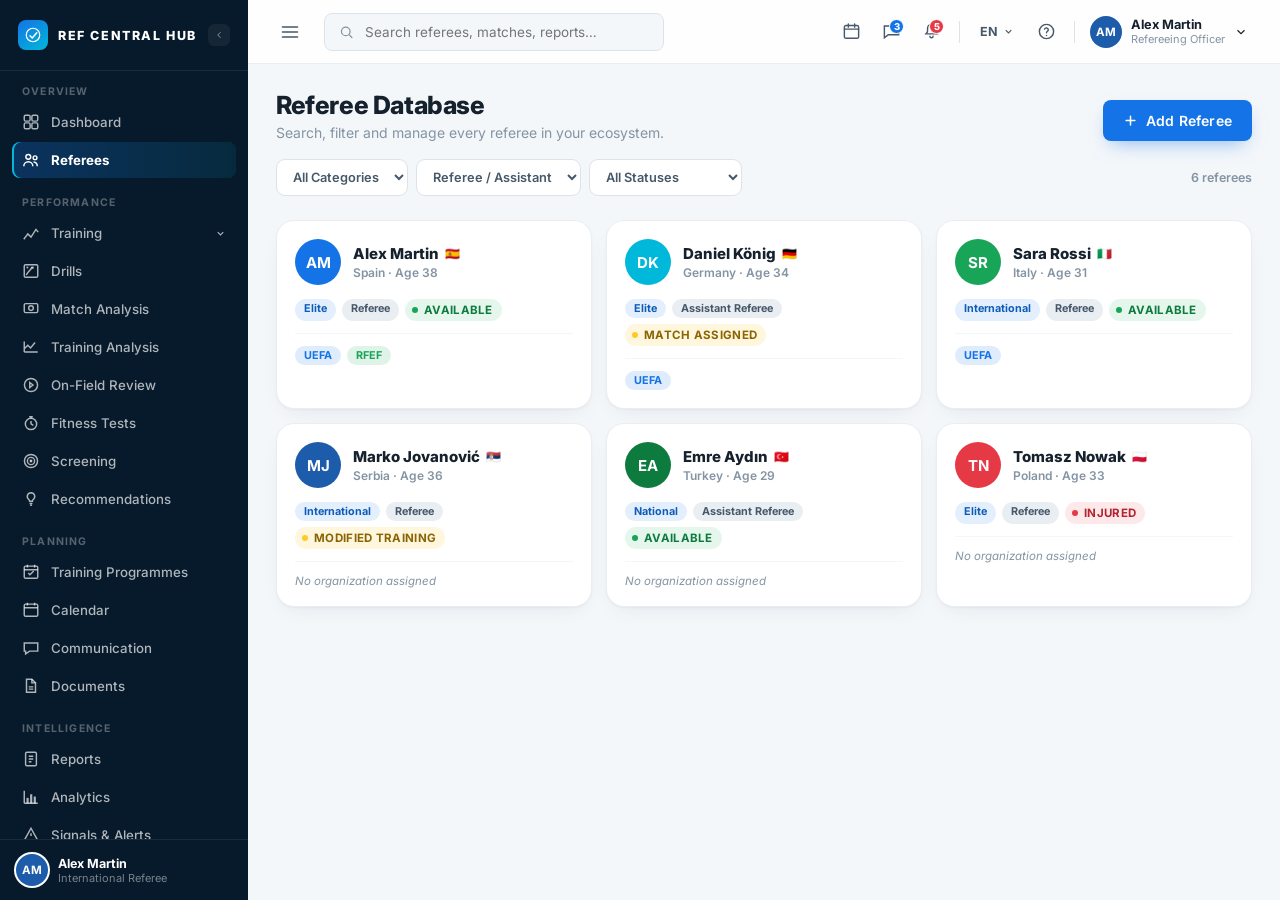
<file: referees.html>
<!doctype html>
<html lang="en">
<head>
<meta charset="UTF-8">
<meta name="viewport" content="width=device-width, initial-scale=1.0">
<title>Referees — Ref Central Hub</title>
<link rel="preconnect" href="https://fonts.googleapis.com">
<link rel="preconnect" href="https://fonts.gstatic.com" crossorigin>
<link href="https://fonts.googleapis.com/css2?family=Inter:wght@400;500;600;700;800;900&display=swap" rel="stylesheet">
<link rel="stylesheet" href="css/styles.css">
<link rel="stylesheet" href="css/dashboard.css">
<link rel="stylesheet" href="css/referees.css">
</head>
<body class="app-body">

<!-- ================= SIDEBAR ================= -->
<aside class="sidebar" id="sidebar">
  <div class="sidebar-logo">
    <div class="logo-mark-sm">
      <svg width="18" height="18" viewBox="0 0 24 24" fill="none">
        <circle cx="12" cy="12" r="9" stroke="white" stroke-width="1.6"/>
        <path d="M8 13l3 3 6-7" stroke="white" stroke-width="2" stroke-linecap="round" stroke-linejoin="round"/>
      </svg>
    </div>
    <div class="logo-wordmark-sm"><span>REF CENTRAL HUB</span></div>
    <button class="sidebar-collapse" id="sidebarToggle" aria-label="Collapse sidebar">
      <svg width="16" height="16" viewBox="0 0 24 24" fill="none" stroke="currentColor" stroke-width="2" stroke-linecap="round"><path d="M15 6l-6 6 6 6"/></svg>
    </button>
  </div>

  <nav class="sidebar-nav">
    <div class="nav-group">
      <div class="nav-label" data-i18n="grp_overview">Overview</div>
      <a class="nav-item" href="dashboard.html">
        <span class="nav-icon"><svg viewBox="0 0 20 20" fill="none" stroke="currentColor" stroke-width="1.6"><rect x="2.5" y="2.5" width="6.5" height="6.5" rx="1.5"/><rect x="11" y="2.5" width="6.5" height="6.5" rx="1.5"/><rect x="2.5" y="11" width="6.5" height="6.5" rx="1.5"/><rect x="11" y="11" width="6.5" height="6.5" rx="1.5"/></svg></span>
        <span class="nav-text" data-i18n="nav_dashboard">Dashboard</span>
      </a>
      <a class="nav-item active" href="referees.html">
        <span class="nav-icon"><svg viewBox="0 0 20 20" fill="none" stroke="currentColor" stroke-width="1.6"><circle cx="7" cy="6.5" r="2.7"/><path d="M2 17c0-2.8 2.2-5 5-5s5 2.2 5 5"/><circle cx="14.5" cy="7.5" r="2.1"/><path d="M12.8 12.3c2.3.2 4.2 2.1 4.2 4.7"/></svg></span>
        <span class="nav-text" data-i18n="nav_referees">Referees</span>
      </a>
    </div>

    <div class="nav-group">
      <div class="nav-label" data-i18n="grp_performance">Performance</div>
      <div class="nav-dropdown">
        <button type="button" class="nav-item nav-dropdown-toggle">
          <span class="nav-icon"><svg viewBox="0 0 20 20" fill="none" stroke="currentColor" stroke-width="1.6"><path d="M2 17l4.5-6 3.5 3.5L15.5 6l2.5 3"/></svg></span>
          <span class="nav-text" data-i18n="nav_training">Training</span>
          <svg class="nav-caret" width="11" height="11" viewBox="0 0 24 24" fill="none" stroke="currentColor" stroke-width="2.5"><path d="M6 9l6 6 6-6"/></svg>
        </button>
        <div class="nav-submenu">
          <a class="nav-subitem" href="training-files.html">
            <span class="nav-text" data-i18n="nav_training_files">Training Files</span>
          </a>
        </div>
      </div>
      <a class="nav-item" href="drills.html">
        <span class="nav-icon"><svg viewBox="0 0 20 20" fill="none" stroke="currentColor" stroke-width="1.6"><rect x="2.5" y="3" width="15" height="14" rx="1.5"/><path d="M5 14c2-4 4-4 6-8" stroke-linecap="round"/><path d="M11 6l1.3-.3-.3 1.3" stroke-linecap="round" stroke-linejoin="round"/><circle cx="6" cy="6" r="1.1" fill="currentColor" stroke="none"/></svg></span>
        <span class="nav-text" data-i18n="nav_drills">Drills</span>
      </a>
      <a class="nav-item" href="#">
        <span class="nav-icon"><svg viewBox="0 0 20 20" fill="none" stroke="currentColor" stroke-width="1.6"><rect x="2.5" y="4" width="15" height="10" rx="1.5"/><circle cx="10" cy="9" r="2.6"/></svg></span>
        <span class="nav-text" data-i18n="nav_match_analysis">Match Analysis</span>
      </a>
      <a class="nav-item" href="training-analysis.html">
        <span class="nav-icon"><svg viewBox="0 0 20 20" fill="none" stroke="currentColor" stroke-width="1.6"><path d="M2.5 15.5h15M2.5 15.5V4M2.5 12l4-4 3 3 5-6"/></svg></span>
        <span class="nav-text" data-i18n="nav_training_analysis">Training Analysis</span>
      </a>
      <a class="nav-item" href="#">
        <span class="nav-icon"><svg viewBox="0 0 20 20" fill="none" stroke="currentColor" stroke-width="1.6"><circle cx="10" cy="10" r="7.3"/><path d="M8.6 7.2l3.6 2.8-3.6 2.8z"/></svg></span>
        <span class="nav-text" data-i18n="nav_onfield_review">On-Field Review</span>
      </a>
      <a class="nav-item" href="fitness-tests.html">
        <span class="nav-icon"><svg viewBox="0 0 20 20" fill="none" stroke="currentColor" stroke-width="1.6"><circle cx="10" cy="11" r="6.3"/><path d="M10 4.7V3M8 3h4M10 7.7V11l2.6 1.6"/></svg></span>
        <span class="nav-text" data-i18n="nav_fitness_tests">Fitness Tests</span>
      </a>
      <a class="nav-item" href="screening.html">
        <span class="nav-icon"><svg viewBox="0 0 20 20" fill="none" stroke="currentColor" stroke-width="1.6"><circle cx="10" cy="10" r="7.3"/><circle cx="10" cy="10" r="4"/><circle cx="10" cy="10" r="0.8" fill="currentColor"/></svg></span>
        <span class="nav-text" data-i18n="nav_screening">Screening</span>
      </a>
      <a class="nav-item" href="#">
        <span class="nav-icon"><svg viewBox="0 0 20 20" fill="none" stroke="currentColor" stroke-width="1.6"><path d="M10 3a4.2 4.2 0 0 0-2.4 7.6c.5.4.8 1 .8 1.6v.3h3.2v-.3c0-.6.3-1.2.8-1.6A4.2 4.2 0 0 0 10 3z"/><path d="M8.4 15h3.2M9 17h2"/></svg></span>
        <span class="nav-text" data-i18n="nav_recommendations">Recommendations</span>
      </a>
    </div>

    <div class="nav-group">
      <div class="nav-label" data-i18n="grp_planning">Planning</div>
      <a class="nav-item" href="#">
        <span class="nav-icon"><svg viewBox="0 0 20 20" fill="none" stroke="currentColor" stroke-width="1.6"><rect x="2.5" y="3.5" width="15" height="13.5" rx="1.5"/><path d="M2.5 7.5h15M6 2v3M14 2v3"/><path d="M7 11.2l1.8 1.8L13 9" /></svg></span>
        <span class="nav-text" data-i18n="nav_training_programmes">Training Programmes</span>
      </a>
      <a class="nav-item" href="calendar.html">
        <span class="nav-icon"><svg viewBox="0 0 20 20" fill="none" stroke="currentColor" stroke-width="1.6"><rect x="2.5" y="3.5" width="15" height="13.5" rx="1.5"/><path d="M2.5 7.5h15M6 2v3M14 2v3"/></svg></span>
        <span class="nav-text" data-i18n="nav_calendar">Calendar</span>
      </a>
      <a class="nav-item" href="communication.html">
        <span class="nav-icon"><svg viewBox="0 0 20 20" fill="none" stroke="currentColor" stroke-width="1.6"><path d="M2.5 4.5h15v9h-9L4 16.5v-3H2.5z"/></svg></span>
        <span class="nav-text" data-i18n="nav_communication">Communication</span>
      </a>
      <a class="nav-item" href="documents.html">
        <span class="nav-icon"><svg viewBox="0 0 20 20" fill="none" stroke="currentColor" stroke-width="1.6"><path d="M5 2.5h6l4 4v10.5H5z"/><path d="M11 2.5v4h4M7.5 11h5M7.5 13.5h5"/></svg></span>
        <span class="nav-text" data-i18n="nav_documents">Documents</span>
      </a>
    </div>

    <div class="nav-group">
      <div class="nav-label" data-i18n="grp_intelligence">Intelligence</div>
      <a class="nav-item" href="#">
        <span class="nav-icon"><svg viewBox="0 0 20 20" fill="none" stroke="currentColor" stroke-width="1.6"><rect x="4" y="2.5" width="12" height="15" rx="1.5"/><path d="M7.5 7h5M7.5 10h5M7.5 13h3"/></svg></span>
        <span class="nav-text" data-i18n="nav_reports">Reports</span>
      </a>
      <a class="nav-item" href="#">
        <span class="nav-icon"><svg viewBox="0 0 20 20" fill="none" stroke="currentColor" stroke-width="1.6"><path d="M2.5 17V3M2.5 17h15"/><rect x="5" y="11" width="2.4" height="6" fill="currentColor" stroke="none"/><rect x="9" y="7" width="2.4" height="10" fill="currentColor" stroke="none"/><rect x="13" y="9.5" width="2.4" height="7.5" fill="currentColor" stroke="none"/></svg></span>
        <span class="nav-text" data-i18n="nav_analytics">Analytics</span>
      </a>
      <a class="nav-item" href="#">
        <span class="nav-icon"><svg viewBox="0 0 20 20" fill="none" stroke="currentColor" stroke-width="1.6"><path d="M10 2.5l7.5 13.5h-15z"/><path d="M10 8v3.2M10 13.6h.01"/></svg></span>
        <span class="nav-text" data-i18n="nav_signals_alerts">Signals &amp; Alerts</span>
      </a>
      <a class="nav-item" href="#">
        <span class="nav-icon"><svg viewBox="0 0 20 20" fill="none" stroke="currentColor" stroke-width="1.6"><path d="M2.5 4.2c2.2-1 5.4-1 7.5.6 2.1-1.6 5.3-1.6 7.5-.6v10.6c-2.2-1-5.4-1-7.5.6-2.1-1.6-5.3-1.6-7.5-.6z"/><path d="M10 4.8v10.6"/></svg></span>
        <span class="nav-text" data-i18n="nav_education">Education</span>
      </a>
    </div>

    <div class="nav-group">
      <div class="nav-label" data-i18n="grp_admin">Admin</div>
      <a class="nav-item" href="organizations.html">
        <span class="nav-icon"><svg viewBox="0 0 20 20" fill="none" stroke="currentColor" stroke-width="1.6"><circle cx="8" cy="7" r="2.6"/><path d="M3 17c0-2.6 2.2-4.7 5-4.7s5 2.1 5 4.7"/><circle cx="15.2" cy="6" r="1.4"/><path d="M14 11.5c1.7.3 3 1.8 3 3.6"/></svg></span>
        <span class="nav-text" data-i18n="nav_user_management">User Management</span>
      </a>
      <a class="nav-item" href="settings.html">
        <span class="nav-icon"><svg viewBox="0 0 20 20" fill="none" stroke="currentColor" stroke-width="1.6"><circle cx="10" cy="10" r="2.6"/><path d="M10 3v1.8M10 15.2V17M17 10h-1.8M4.8 10H3M14.9 5.1l-1.3 1.3M6.4 13.6l-1.3 1.3M14.9 14.9l-1.3-1.3M6.4 6.4L5.1 5.1"/></svg></span>
        <span class="nav-text" data-i18n="nav_settings">Settings</span>
      </a>
    </div>
  </nav>

  <div class="sidebar-footer">
    <div class="sidebar-user">
      <div class="avatar avatar-sm" style="background:#1C5CAB">AM</div>
      <div class="sidebar-user-info">
        <div class="name">Alex Martin</div>
        <div class="role" data-i18n="label_international_referee">International Referee</div>
      </div>
    </div>
  </div>
</aside>

<!-- ================= MAIN ================= -->
<div class="app-main">

  <header class="topbar">
    <button class="icon-btn mobile-only" id="mobileNavToggle" aria-label="Menu">
      <svg width="20" height="20" viewBox="0 0 24 24" fill="none" stroke="currentColor" stroke-width="2" stroke-linecap="round"><path d="M3 6h18M3 12h18M3 18h18"/></svg>
    </button>
    <div class="search-box">
      <svg width="16" height="16" viewBox="0 0 24 24" fill="none" stroke="currentColor" stroke-width="2" stroke-linecap="round"><circle cx="11" cy="11" r="7"/><path d="M21 21l-4.3-4.3"/></svg>
      <input type="text" id="refSearch" placeholder="Search referees, matches, reports…" data-i18n-placeholder="search_placeholder_default">
    </div>
    <div class="topbar-spacer"></div>
    <div class="topbar-actions">
      <button class="icon-btn" title="Calendar" data-i18n-title="title_calendar"><svg width="19" height="19" viewBox="0 0 24 24" fill="none" stroke="currentColor" stroke-width="1.8" stroke-linecap="round"><rect x="3" y="4.5" width="18" height="16" rx="2"/><path d="M3 9h18M8 2.5v4M16 2.5v4"/></svg></button>
      <button class="icon-btn" title="Messages" data-i18n-title="title_messages"><svg width="19" height="19" viewBox="0 0 24 24" fill="none" stroke="currentColor" stroke-width="1.8" stroke-linecap="round"><path d="M3 5h18v11H8l-5 4z"/></svg><span class="dot-badge">3</span></button>
      <button class="icon-btn" title="Notifications" data-i18n-title="title_notifications"><svg width="19" height="19" viewBox="0 0 24 24" fill="none" stroke="currentColor" stroke-width="1.8" stroke-linecap="round"><path d="M12 3a5 5 0 0 0-5 5v3.5c0 .8-.3 1.6-.9 2.2L5 15h14l-1.1-1.3a3 3 0 0 1-.9-2.2V8a5 5 0 0 0-5-5z"/><path d="M10 18a2 2 0 0 0 4 0"/></svg><span class="dot-badge critical">5</span></button>
      <div class="topbar-divider"></div>
      <div class="lang-dropdown-wrap"><button class="lang-select" id="langSelectBtn"><span id="langSelectLabel">EN</span> <svg width="11" height="11" viewBox="0 0 24 24" fill="none" stroke="currentColor" stroke-width="2.5"><path d="M6 9l6 6 6-6"/></svg></button><div class="lang-dropdown" id="langDropdown"></div></div>
      <button class="icon-btn" title="Help" data-i18n-title="title_help"><svg width="19" height="19" viewBox="0 0 24 24" fill="none" stroke="currentColor" stroke-width="1.8" stroke-linecap="round"><circle cx="12" cy="12" r="9"/><path d="M9.5 9a2.5 2.5 0 0 1 4.8 1c0 1.7-2.3 1.8-2.3 3.5"/><path d="M12 17h.01"/></svg></button>
      <div class="topbar-divider"></div>
      <div class="user-chip">
        <div class="avatar avatar-sm" style="background:#1C5CAB">AM</div>
        <div class="user-chip-info"><div class="name">Alex Martin</div><div class="role" data-i18n="label_refereeing_officer">Refereeing Officer</div></div>
        <svg width="14" height="14" viewBox="0 0 24 24" fill="none" stroke="currentColor" stroke-width="2"><path d="M6 9l6 6 6-6"/></svg>
      </div>
    </div>
  </header>

  <main class="content">
    <div class="page-head">
      <div>
        <h1 data-i18n="page_referees_title">Referee Database</h1>
        <p class="page-sub" data-i18n="page_referees_sub">Search, filter and manage every referee in your ecosystem.</p>
      </div>
      <button class="btn btn-primary" id="openAddReferee">
        <svg width="15" height="15" viewBox="0 0 24 24" fill="none" stroke="white" stroke-width="2.4" stroke-linecap="round"><path d="M12 5v14M5 12h14"/></svg>
        <span data-i18n="btn_add_referee">Add Referee</span>
      </button>
    </div>

    <div class="filter-row">
      <select class="filter-select" id="filterCategory">
        <option value="">All Categories</option>
      </select>
      <select class="filter-select" id="filterType">
        <option value="">Referee / Assistant</option>
      </select>
      <select class="filter-select" id="filterStatus">
        <option value="">All Statuses</option>
      </select>
      <div class="filter-count" id="filterCount"></div>
    </div>

    <div class="referee-grid" id="refereeGrid"></div>
  </main>
</div>

<!-- ===== Add Referee modal ===== -->
<div class="modal-overlay" id="addRefereeModal">
  <div class="modal">
    <div class="modal-head">
      <div>
        <h3>Add Referee</h3>
        <p>Create a new referee profile in the database.</p>
      </div>
      <button class="modal-close" data-close-modal><svg width="15" height="15" viewBox="0 0 24 24" fill="none" stroke="currentColor" stroke-width="2.2" stroke-linecap="round"><path d="M18 6L6 18M6 6l12 12"/></svg></button>
    </div>
    <div class="modal-body">
      <form id="addRefereeForm">
        <div class="form-grid">
          <div class="form-field full">
            <label for="rfName">Full name</label>
            <input type="text" id="rfName" placeholder="e.g. Julia Berg" required>
          </div>
          <div class="form-field">
            <label for="rfCountry">Country</label>
            <input type="text" id="rfCountry" placeholder="e.g. Netherlands" required>
          </div>
          <div class="form-field">
            <label for="rfFlag">Flag emoji</label>
            <input type="text" id="rfFlag" placeholder="🇳🇱" maxlength="4">
          </div>
          <div class="form-field">
            <label for="rfCategory">Category</label>
            <select id="rfCategory"></select>
          </div>
          <div class="form-field">
            <label for="rfType">Role on pitch</label>
            <select id="rfType">
              <option>Referee</option>
              <option>Assistant Referee</option>
            </select>
          </div>
          <div class="form-field">
            <label for="rfAge">Age</label>
            <input type="number" id="rfAge" min="18" max="60" placeholder="34">
          </div>
          <div class="form-field">
            <label for="rfStatus">Status</label>
            <select id="rfStatus"></select>
          </div>
        </div>
        <div class="form-hint">Once created, open the referee's card to assign them to an organization and role.</div>
      </form>
    </div>
    <div class="modal-foot">
      <button class="btn btn-ghost" data-close-modal>Cancel</button>
      <button class="btn btn-primary" id="submitAddReferee">Create Referee</button>
    </div>
  </div>
</div>

<!-- ===== Referee detail / org assignment modal ===== -->
<div class="modal-overlay" id="refDetailModal">
  <div class="modal">
    <div class="modal-head">
      <div class="rd-head-main">
        <div class="rd-photo" id="rdPhoto" title="Click to change photo">
          <span id="rdPhotoInitials">—</span>
          <div class="rd-photo-edit"><svg width="11" height="11" viewBox="0 0 24 24" fill="none" stroke="white" stroke-width="2.2" stroke-linecap="round" stroke-linejoin="round"><path d="M23 19a2 2 0 01-2 2H3a2 2 0 01-2-2V8a2 2 0 012-2h4l2-3h6l2 3h4a2 2 0 012 2z"/><circle cx="12" cy="13" r="4"/></svg></div>
          <input type="file" id="rdPhotoInput" accept="image/*" hidden>
        </div>
        <div>
          <h3 id="rdName">—</h3>
          <p id="rdMeta">—</p>
        </div>
      </div>
      <button class="modal-close" data-close-modal><svg width="15" height="15" viewBox="0 0 24 24" fill="none" stroke="currentColor" stroke-width="2.2" stroke-linecap="round"><path d="M18 6L6 18M6 6l12 12"/></svg></button>
    </div>
    <div class="modal-body">
      <div class="card-title" style="margin-bottom:10px;">Organizations &amp; Roles</div>
      <div id="rdOrgList" class="org-assign-list"></div>

      <div class="assign-row">
        <select id="rdOrgSelect" class="filter-select"></select>
        <select id="rdRoleSelect" class="filter-select"></select>
        <button class="btn btn-primary" id="rdAssignBtn">Assign</button>
      </div>
    </div>
    <div class="modal-foot">
      <button class="btn btn-ghost" id="rdEditProfileBtn">Edit Profile</button>
      <button class="btn btn-ghost" data-close-modal>Close</button>
    </div>
  </div>
</div>

<!-- ===== Edit Profile modal ===== -->
<div class="modal-overlay" id="editProfileModal">
  <div class="modal">
    <div class="modal-head">
      <div>
        <h3>Edit Profile</h3>
        <p>Referees can update their own country, category and photo here.</p>
      </div>
      <button class="modal-close" data-close-modal><svg width="15" height="15" viewBox="0 0 24 24" fill="none" stroke="currentColor" stroke-width="2.2" stroke-linecap="round"><path d="M18 6L6 18M6 6l12 12"/></svg></button>
    </div>
    <div class="modal-body">
      <form id="editProfileForm">
        <input type="hidden" id="epId">
        <div class="form-grid">
          <div class="form-field full">
            <label for="epName">Full name</label>
            <input type="text" id="epName" required>
          </div>
          <div class="form-field">
            <label for="epCountry">Country</label>
            <input type="text" id="epCountry" required>
          </div>
          <div class="form-field">
            <label for="epFlag">Flag emoji</label>
            <input type="text" id="epFlag" maxlength="4">
          </div>
          <div class="form-field">
            <label for="epCategory">Category</label>
            <select id="epCategory"></select>
          </div>
          <div class="form-field">
            <label for="epType">Role on pitch</label>
            <select id="epType">
              <option>Referee</option>
              <option>Assistant Referee</option>
            </select>
          </div>
          <div class="form-field">
            <label for="epAge">Age</label>
            <input type="number" id="epAge" min="18" max="60">
          </div>
          <div class="form-field">
            <label for="epStatus">Status</label>
            <select id="epStatus"></select>
          </div>
          <div class="form-field">
            <label for="epHrMax">Max HR (bpm)</label>
            <input type="number" id="epHrMax" min="120" max="230">
          </div>
        </div>
      </form>
    </div>
    <div class="modal-foot">
      <button class="btn btn-ghost" data-close-modal>Cancel</button>
      <button class="btn btn-primary" id="submitEditProfile">Save Changes</button>
    </div>
  </div>
</div>

<div class="toast" id="toast"></div>

<script src="js/data.js"></script>
<script src="js/app.js"></script>
<script src="js/i18n.js"></script>
<script src="js/referees.js"></script>
</body>
</html>
</file>
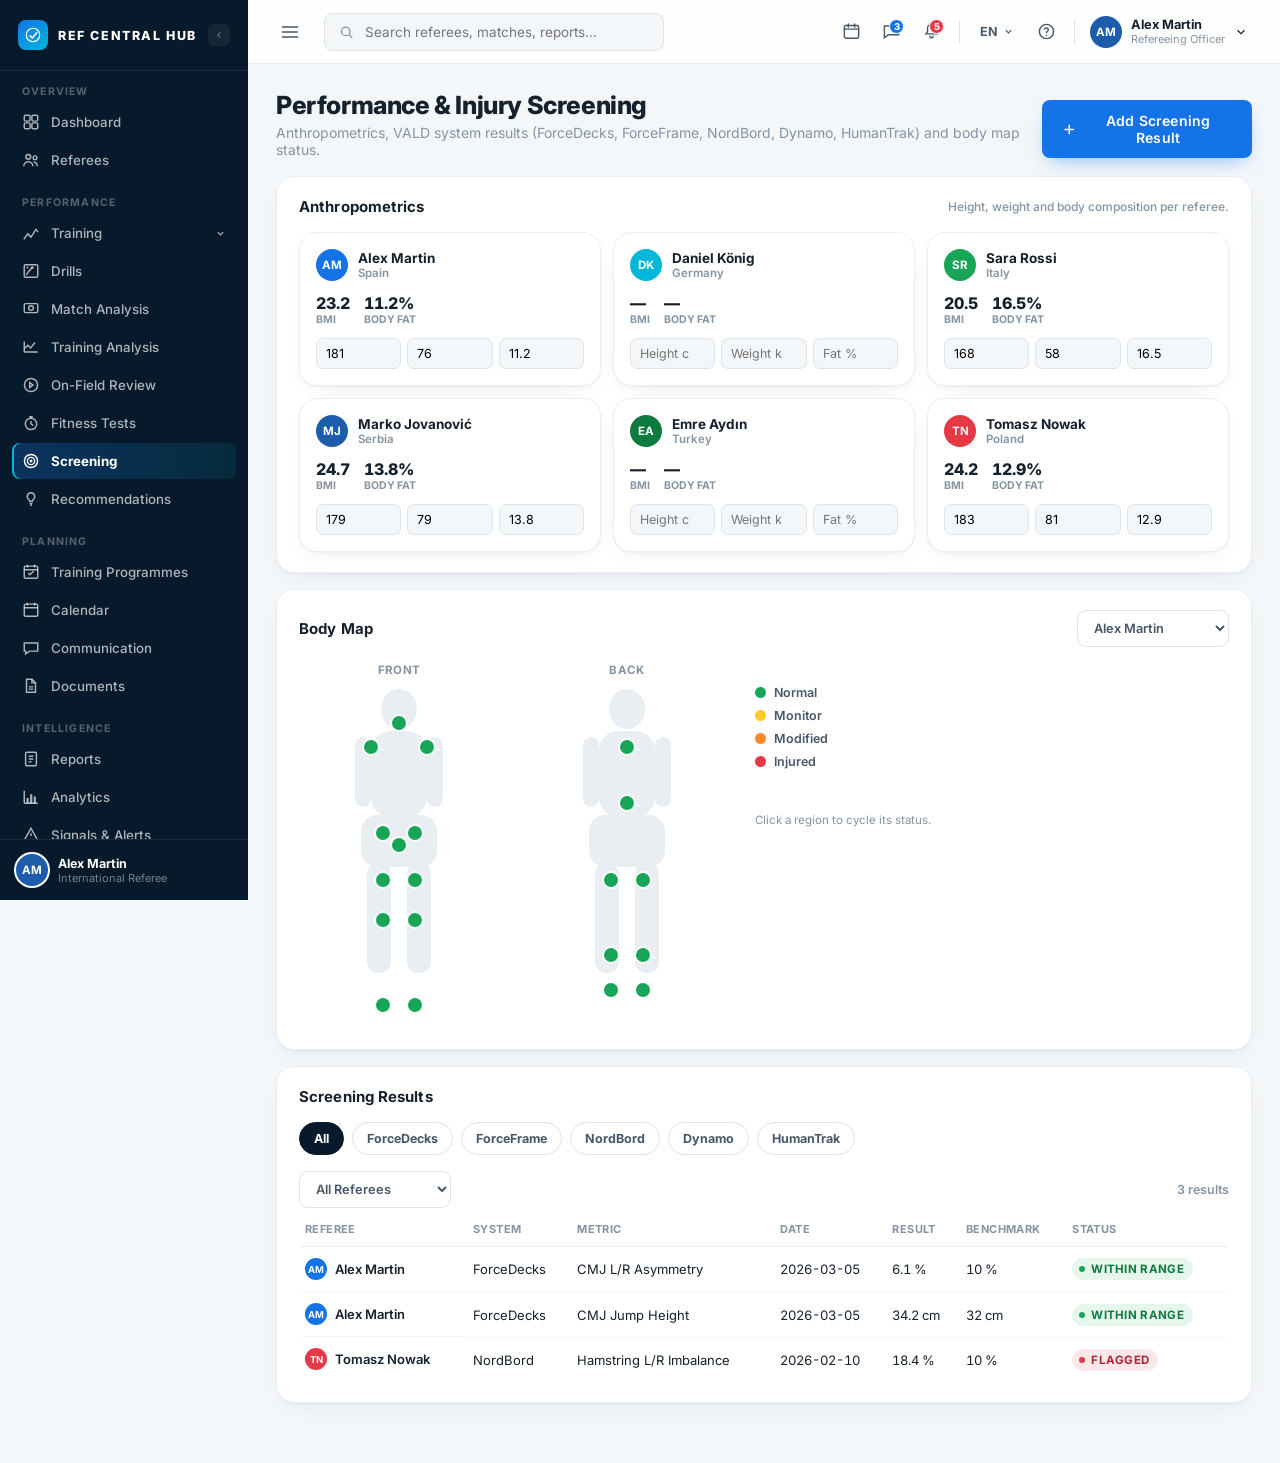
<file: screening.html>
<!doctype html>
<html lang="en">
<head>
<meta charset="UTF-8">
<meta name="viewport" content="width=device-width, initial-scale=1.0">
<title>Screening — Ref Central Hub</title>
<link rel="preconnect" href="https://fonts.googleapis.com">
<link rel="preconnect" href="https://fonts.gstatic.com" crossorigin>
<link href="https://fonts.googleapis.com/css2?family=Inter:wght@400;500;600;700;800;900&display=swap" rel="stylesheet">
<link rel="stylesheet" href="css/styles.css">
<link rel="stylesheet" href="css/dashboard.css">
<link rel="stylesheet" href="css/referees.css">
<link rel="stylesheet" href="css/fitness.css">
</head>
<body class="app-body">

<!-- ================= SIDEBAR ================= -->
<aside class="sidebar" id="sidebar">
  <div class="sidebar-logo">
    <div class="logo-mark-sm">
      <svg width="18" height="18" viewBox="0 0 24 24" fill="none">
        <circle cx="12" cy="12" r="9" stroke="white" stroke-width="1.6"/>
        <path d="M8 13l3 3 6-7" stroke="white" stroke-width="2" stroke-linecap="round" stroke-linejoin="round"/>
      </svg>
    </div>
    <div class="logo-wordmark-sm"><span>REF CENTRAL HUB</span></div>
    <button class="sidebar-collapse" id="sidebarToggle" aria-label="Collapse sidebar">
      <svg width="16" height="16" viewBox="0 0 24 24" fill="none" stroke="currentColor" stroke-width="2" stroke-linecap="round"><path d="M15 6l-6 6 6 6"/></svg>
    </button>
  </div>

  <nav class="sidebar-nav">
    <div class="nav-group">
      <div class="nav-label" data-i18n="grp_overview">Overview</div>
      <a class="nav-item" href="dashboard.html">
        <span class="nav-icon"><svg viewBox="0 0 20 20" fill="none" stroke="currentColor" stroke-width="1.6"><rect x="2.5" y="2.5" width="6.5" height="6.5" rx="1.5"/><rect x="11" y="2.5" width="6.5" height="6.5" rx="1.5"/><rect x="2.5" y="11" width="6.5" height="6.5" rx="1.5"/><rect x="11" y="11" width="6.5" height="6.5" rx="1.5"/></svg></span>
        <span class="nav-text" data-i18n="nav_dashboard">Dashboard</span>
      </a>
      <a class="nav-item" href="referees.html">
        <span class="nav-icon"><svg viewBox="0 0 20 20" fill="none" stroke="currentColor" stroke-width="1.6"><circle cx="7" cy="6.5" r="2.7"/><path d="M2 17c0-2.8 2.2-5 5-5s5 2.2 5 5"/><circle cx="14.5" cy="7.5" r="2.1"/><path d="M12.8 12.3c2.3.2 4.2 2.1 4.2 4.7"/></svg></span>
        <span class="nav-text" data-i18n="nav_referees">Referees</span>
      </a>
    </div>

    <div class="nav-group">
      <div class="nav-label" data-i18n="grp_performance">Performance</div>
      <div class="nav-dropdown">
        <button type="button" class="nav-item nav-dropdown-toggle">
          <span class="nav-icon"><svg viewBox="0 0 20 20" fill="none" stroke="currentColor" stroke-width="1.6"><path d="M2 17l4.5-6 3.5 3.5L15.5 6l2.5 3"/></svg></span>
          <span class="nav-text" data-i18n="nav_training">Training</span>
          <svg class="nav-caret" width="11" height="11" viewBox="0 0 24 24" fill="none" stroke="currentColor" stroke-width="2.5"><path d="M6 9l6 6 6-6"/></svg>
        </button>
        <div class="nav-submenu">
          <a class="nav-subitem" href="training-files.html">
            <span class="nav-text" data-i18n="nav_training_files">Training Files</span>
          </a>
        </div>
      </div>
      <a class="nav-item" href="drills.html">
        <span class="nav-icon"><svg viewBox="0 0 20 20" fill="none" stroke="currentColor" stroke-width="1.6"><rect x="2.5" y="3" width="15" height="14" rx="1.5"/><path d="M5 14c2-4 4-4 6-8" stroke-linecap="round"/><path d="M11 6l1.3-.3-.3 1.3" stroke-linecap="round" stroke-linejoin="round"/><circle cx="6" cy="6" r="1.1" fill="currentColor" stroke="none"/></svg></span>
        <span class="nav-text" data-i18n="nav_drills">Drills</span>
      </a>
      <a class="nav-item" href="#">
        <span class="nav-icon"><svg viewBox="0 0 20 20" fill="none" stroke="currentColor" stroke-width="1.6"><rect x="2.5" y="4" width="15" height="10" rx="1.5"/><circle cx="10" cy="9" r="2.6"/></svg></span>
        <span class="nav-text" data-i18n="nav_match_analysis">Match Analysis</span>
      </a>
      <a class="nav-item" href="training-analysis.html">
        <span class="nav-icon"><svg viewBox="0 0 20 20" fill="none" stroke="currentColor" stroke-width="1.6"><path d="M2.5 15.5h15M2.5 15.5V4M2.5 12l4-4 3 3 5-6"/></svg></span>
        <span class="nav-text" data-i18n="nav_training_analysis">Training Analysis</span>
      </a>
      <a class="nav-item" href="#">
        <span class="nav-icon"><svg viewBox="0 0 20 20" fill="none" stroke="currentColor" stroke-width="1.6"><circle cx="10" cy="10" r="7.3"/><path d="M8.6 7.2l3.6 2.8-3.6 2.8z"/></svg></span>
        <span class="nav-text" data-i18n="nav_onfield_review">On-Field Review</span>
      </a>
      <a class="nav-item" href="fitness-tests.html">
        <span class="nav-icon"><svg viewBox="0 0 20 20" fill="none" stroke="currentColor" stroke-width="1.6"><circle cx="10" cy="11" r="6.3"/><path d="M10 4.7V3M8 3h4M10 7.7V11l2.6 1.6"/></svg></span>
        <span class="nav-text" data-i18n="nav_fitness_tests">Fitness Tests</span>
      </a>
      <a class="nav-item active" href="screening.html">
        <span class="nav-icon"><svg viewBox="0 0 20 20" fill="none" stroke="currentColor" stroke-width="1.6"><circle cx="10" cy="10" r="7.3"/><circle cx="10" cy="10" r="4"/><circle cx="10" cy="10" r="0.8" fill="currentColor"/></svg></span>
        <span class="nav-text" data-i18n="nav_screening">Screening</span>
      </a>
      <a class="nav-item" href="#">
        <span class="nav-icon"><svg viewBox="0 0 20 20" fill="none" stroke="currentColor" stroke-width="1.6"><path d="M10 3a4.2 4.2 0 0 0-2.4 7.6c.5.4.8 1 .8 1.6v.3h3.2v-.3c0-.6.3-1.2.8-1.6A4.2 4.2 0 0 0 10 3z"/><path d="M8.4 15h3.2M9 17h2"/></svg></span>
        <span class="nav-text" data-i18n="nav_recommendations">Recommendations</span>
      </a>
    </div>

    <div class="nav-group">
      <div class="nav-label" data-i18n="grp_planning">Planning</div>
      <a class="nav-item" href="#">
        <span class="nav-icon"><svg viewBox="0 0 20 20" fill="none" stroke="currentColor" stroke-width="1.6"><rect x="2.5" y="3.5" width="15" height="13.5" rx="1.5"/><path d="M2.5 7.5h15M6 2v3M14 2v3"/><path d="M7 11.2l1.8 1.8L13 9" /></svg></span>
        <span class="nav-text" data-i18n="nav_training_programmes">Training Programmes</span>
      </a>
      <a class="nav-item" href="calendar.html">
        <span class="nav-icon"><svg viewBox="0 0 20 20" fill="none" stroke="currentColor" stroke-width="1.6"><rect x="2.5" y="3.5" width="15" height="13.5" rx="1.5"/><path d="M2.5 7.5h15M6 2v3M14 2v3"/></svg></span>
        <span class="nav-text" data-i18n="nav_calendar">Calendar</span>
      </a>
      <a class="nav-item" href="communication.html">
        <span class="nav-icon"><svg viewBox="0 0 20 20" fill="none" stroke="currentColor" stroke-width="1.6"><path d="M2.5 4.5h15v9h-9L4 16.5v-3H2.5z"/></svg></span>
        <span class="nav-text" data-i18n="nav_communication">Communication</span>
      </a>
      <a class="nav-item" href="documents.html">
        <span class="nav-icon"><svg viewBox="0 0 20 20" fill="none" stroke="currentColor" stroke-width="1.6"><path d="M5 2.5h6l4 4v10.5H5z"/><path d="M11 2.5v4h4M7.5 11h5M7.5 13.5h5"/></svg></span>
        <span class="nav-text" data-i18n="nav_documents">Documents</span>
      </a>
    </div>

    <div class="nav-group">
      <div class="nav-label" data-i18n="grp_intelligence">Intelligence</div>
      <a class="nav-item" href="#">
        <span class="nav-icon"><svg viewBox="0 0 20 20" fill="none" stroke="currentColor" stroke-width="1.6"><rect x="4" y="2.5" width="12" height="15" rx="1.5"/><path d="M7.5 7h5M7.5 10h5M7.5 13h3"/></svg></span>
        <span class="nav-text" data-i18n="nav_reports">Reports</span>
      </a>
      <a class="nav-item" href="#">
        <span class="nav-icon"><svg viewBox="0 0 20 20" fill="none" stroke="currentColor" stroke-width="1.6"><path d="M2.5 17V3M2.5 17h15"/><rect x="5" y="11" width="2.4" height="6" fill="currentColor" stroke="none"/><rect x="9" y="7" width="2.4" height="10" fill="currentColor" stroke="none"/><rect x="13" y="9.5" width="2.4" height="7.5" fill="currentColor" stroke="none"/></svg></span>
        <span class="nav-text" data-i18n="nav_analytics">Analytics</span>
      </a>
      <a class="nav-item" href="#">
        <span class="nav-icon"><svg viewBox="0 0 20 20" fill="none" stroke="currentColor" stroke-width="1.6"><path d="M10 2.5l7.5 13.5h-15z"/><path d="M10 8v3.2M10 13.6h.01"/></svg></span>
        <span class="nav-text" data-i18n="nav_signals_alerts">Signals &amp; Alerts</span>
      </a>
      <a class="nav-item" href="#">
        <span class="nav-icon"><svg viewBox="0 0 20 20" fill="none" stroke="currentColor" stroke-width="1.6"><path d="M2.5 4.2c2.2-1 5.4-1 7.5.6 2.1-1.6 5.3-1.6 7.5-.6v10.6c-2.2-1-5.4-1-7.5.6-2.1-1.6-5.3-1.6-7.5-.6z"/><path d="M10 4.8v10.6"/></svg></span>
        <span class="nav-text" data-i18n="nav_education">Education</span>
      </a>
    </div>

    <div class="nav-group">
      <div class="nav-label" data-i18n="grp_admin">Admin</div>
      <a class="nav-item" href="organizations.html">
        <span class="nav-icon"><svg viewBox="0 0 20 20" fill="none" stroke="currentColor" stroke-width="1.6"><circle cx="8" cy="7" r="2.6"/><path d="M3 17c0-2.6 2.2-4.7 5-4.7s5 2.1 5 4.7"/><circle cx="15.2" cy="6" r="1.4"/><path d="M14 11.5c1.7.3 3 1.8 3 3.6"/></svg></span>
        <span class="nav-text" data-i18n="nav_user_management">User Management</span>
      </a>
      <a class="nav-item" href="settings.html">
        <span class="nav-icon"><svg viewBox="0 0 20 20" fill="none" stroke="currentColor" stroke-width="1.6"><circle cx="10" cy="10" r="2.6"/><path d="M10 3v1.8M10 15.2V17M17 10h-1.8M4.8 10H3M14.9 5.1l-1.3 1.3M6.4 13.6l-1.3 1.3M14.9 14.9l-1.3-1.3M6.4 6.4L5.1 5.1"/></svg></span>
        <span class="nav-text" data-i18n="nav_settings">Settings</span>
      </a>
    </div>
  </nav>

  <div class="sidebar-footer">
    <div class="sidebar-user">
      <div class="avatar avatar-sm" style="background:#1C5CAB">AM</div>
      <div class="sidebar-user-info">
        <div class="name">Alex Martin</div>
        <div class="role" data-i18n="label_international_referee">International Referee</div>
      </div>
    </div>
  </div>
</aside>

<!-- ================= MAIN ================= -->
<div class="app-main">

  <header class="topbar">
    <button class="icon-btn mobile-only" id="mobileNavToggle" aria-label="Menu">
      <svg width="20" height="20" viewBox="0 0 24 24" fill="none" stroke="currentColor" stroke-width="2" stroke-linecap="round"><path d="M3 6h18M3 12h18M3 18h18"/></svg>
    </button>
    <div class="search-box">
      <svg width="16" height="16" viewBox="0 0 24 24" fill="none" stroke="currentColor" stroke-width="2" stroke-linecap="round"><circle cx="11" cy="11" r="7"/><path d="M21 21l-4.3-4.3"/></svg>
      <input type="text" placeholder="Search referees, matches, reports…" data-i18n-placeholder="search_placeholder_default">
    </div>
    <div class="topbar-spacer"></div>
    <div class="topbar-actions">
      <button class="icon-btn" title="Calendar" data-i18n-title="title_calendar"><svg width="19" height="19" viewBox="0 0 24 24" fill="none" stroke="currentColor" stroke-width="1.8" stroke-linecap="round"><rect x="3" y="4.5" width="18" height="16" rx="2"/><path d="M3 9h18M8 2.5v4M16 2.5v4"/></svg></button>
      <button class="icon-btn" title="Messages" data-i18n-title="title_messages"><svg width="19" height="19" viewBox="0 0 24 24" fill="none" stroke="currentColor" stroke-width="1.8" stroke-linecap="round"><path d="M3 5h18v11H8l-5 4z"/></svg><span class="dot-badge">3</span></button>
      <button class="icon-btn" title="Notifications" data-i18n-title="title_notifications"><svg width="19" height="19" viewBox="0 0 24 24" fill="none" stroke="currentColor" stroke-width="1.8" stroke-linecap="round"><path d="M12 3a5 5 0 0 0-5 5v3.5c0 .8-.3 1.6-.9 2.2L5 15h14l-1.1-1.3a3 3 0 0 1-.9-2.2V8a5 5 0 0 0-5-5z"/><path d="M10 18a2 2 0 0 0 4 0"/></svg><span class="dot-badge critical">5</span></button>
      <div class="topbar-divider"></div>
      <div class="lang-dropdown-wrap"><button class="lang-select" id="langSelectBtn"><span id="langSelectLabel">EN</span> <svg width="11" height="11" viewBox="0 0 24 24" fill="none" stroke="currentColor" stroke-width="2.5"><path d="M6 9l6 6 6-6"/></svg></button><div class="lang-dropdown" id="langDropdown"></div></div>
      <button class="icon-btn" title="Help" data-i18n-title="title_help"><svg width="19" height="19" viewBox="0 0 24 24" fill="none" stroke="currentColor" stroke-width="1.8" stroke-linecap="round"><circle cx="12" cy="12" r="9"/><path d="M9.5 9a2.5 2.5 0 0 1 4.8 1c0 1.7-2.3 1.8-2.3 3.5"/><path d="M12 17h.01"/></svg></button>
      <div class="topbar-divider"></div>
      <div class="user-chip">
        <div class="avatar avatar-sm" style="background:#1C5CAB">AM</div>
        <div class="user-chip-info"><div class="name">Alex Martin</div><div class="role" data-i18n="label_refereeing_officer">Refereeing Officer</div></div>
        <svg width="14" height="14" viewBox="0 0 24 24" fill="none" stroke="currentColor" stroke-width="2"><path d="M6 9l6 6 6-6"/></svg>
      </div>
    </div>
  </header>

  <main class="content">
    <div class="page-head">
      <div>
        <h1 data-i18n="page_screening_title">Performance &amp; Injury Screening</h1>
        <p class="page-sub" data-i18n="page_screening_sub">Anthropometrics, VALD system results (ForceDecks, ForceFrame, NordBord, Dynamo, HumanTrak) and body map status.</p>
      </div>
      <button class="btn btn-primary" id="openAddScreening">
        <svg width="15" height="15" viewBox="0 0 24 24" fill="none" stroke="white" stroke-width="2.4" stroke-linecap="round"><path d="M12 5v14M5 12h14"/></svg>
        <span data-i18n="btn_add_screening_result">Add Screening Result</span>
      </button>
    </div>

    <!-- Anthropometrics -->
    <div class="card card-pad" style="margin-bottom:16px;">
      <div class="card-head">
        <div class="card-title">Anthropometrics</div>
        <div class="card-subtitle" style="margin:0;">Height, weight and body composition per referee.</div>
      </div>
      <div class="anthro-grid" id="anthroGrid"></div>
    </div>

    <!-- Body map -->
    <div class="card card-pad" style="margin-bottom:16px;">
      <div class="card-head">
        <div class="card-title">Body Map</div>
        <select class="filter-select" id="bodyMapRefSelect"></select>
      </div>
      <div class="bodymap-wrap">
        <div class="bodymap-col">
          <div class="label">Front</div>
          <svg class="bodymap-svg" id="bodyFrontSvg" viewBox="0 0 200 340"></svg>
        </div>
        <div class="bodymap-col">
          <div class="label">Back</div>
          <svg class="bodymap-svg" id="bodyBackSvg" viewBox="0 0 200 340"></svg>
        </div>
        <div class="bodymap-legend">
          <div class="bodymap-legend-item"><i style="background:#18A558"></i>Normal</div>
          <div class="bodymap-legend-item"><i style="background:#FFC928"></i>Monitor</div>
          <div class="bodymap-legend-item"><i style="background:#FF8A28"></i>Modified</div>
          <div class="bodymap-legend-item"><i style="background:#E63946"></i>Injured</div>
          <div class="bodymap-tooltip-name" id="bodyMapTooltip"></div>
          <div class="form-hint" style="margin-top:0;">Click a region to cycle its status.</div>
        </div>
      </div>
    </div>

    <!-- VALD screening results -->
    <div class="card card-pad">
      <div class="card-head">
        <div class="card-title">Screening Results</div>
      </div>
      <div class="system-tabs" id="systemTabs"></div>
      <div class="filter-row" style="margin-bottom:14px;">
        <select class="filter-select" id="filterRefScreen"><option value="">All Referees</option></select>
        <div class="filter-count" id="screenCount"></div>
      </div>
      <table class="mini-table">
        <thead>
          <tr><th>Referee</th><th>System</th><th>Metric</th><th>Date</th><th>Result</th><th>Benchmark</th><th>Status</th></tr>
        </thead>
        <tbody id="screenResultsBody"></tbody>
      </table>
    </div>
  </main>
</div>

<!-- ===== Add Screening Result modal ===== -->
<div class="modal-overlay" id="addScreeningModal">
  <div class="modal">
    <div class="modal-head">
      <div>
        <h3>Add Screening Result</h3>
        <p>Log a ForceDecks, ForceFrame, NordBord, Dynamo or HumanTrak result.</p>
      </div>
      <button class="modal-close" data-close-modal><svg width="15" height="15" viewBox="0 0 24 24" fill="none" stroke="currentColor" stroke-width="2.2" stroke-linecap="round"><path d="M18 6L6 18M6 6l12 12"/></svg></button>
    </div>
    <div class="modal-body">
      <form id="addScreeningForm">
        <div class="form-grid">
          <div class="form-field full">
            <label for="asReferee">Referee</label>
            <select id="asReferee"></select>
          </div>
          <div class="form-field full">
            <label for="asProtocol">Metric</label>
            <select id="asProtocol"></select>
          </div>
          <div class="form-field">
            <label for="asDate">Test date</label>
            <input type="date" id="asDate" required>
          </div>
          <div class="form-field">
            <label for="asValue">Result <span id="asUnitLabel" style="color:var(--text-400); font-weight:600;"></span></label>
            <input type="number" step="any" id="asValue" required>
          </div>
          <div class="form-field full">
            <label for="asNotes">Notes (optional)</label>
            <input type="text" id="asNotes" placeholder="Context, observations, referral…">
          </div>
        </div>
      </form>
    </div>
    <div class="modal-foot">
      <button class="btn btn-ghost" data-close-modal>Cancel</button>
      <button class="btn btn-primary" id="submitAddScreening">Save Result</button>
    </div>
  </div>
</div>

<div class="toast" id="toast"></div>

<script src="js/data.js"></script>
<script src="js/app.js"></script>
<script src="js/i18n.js"></script>
<script src="js/screening.js"></script>
</body>
</html>
</file>
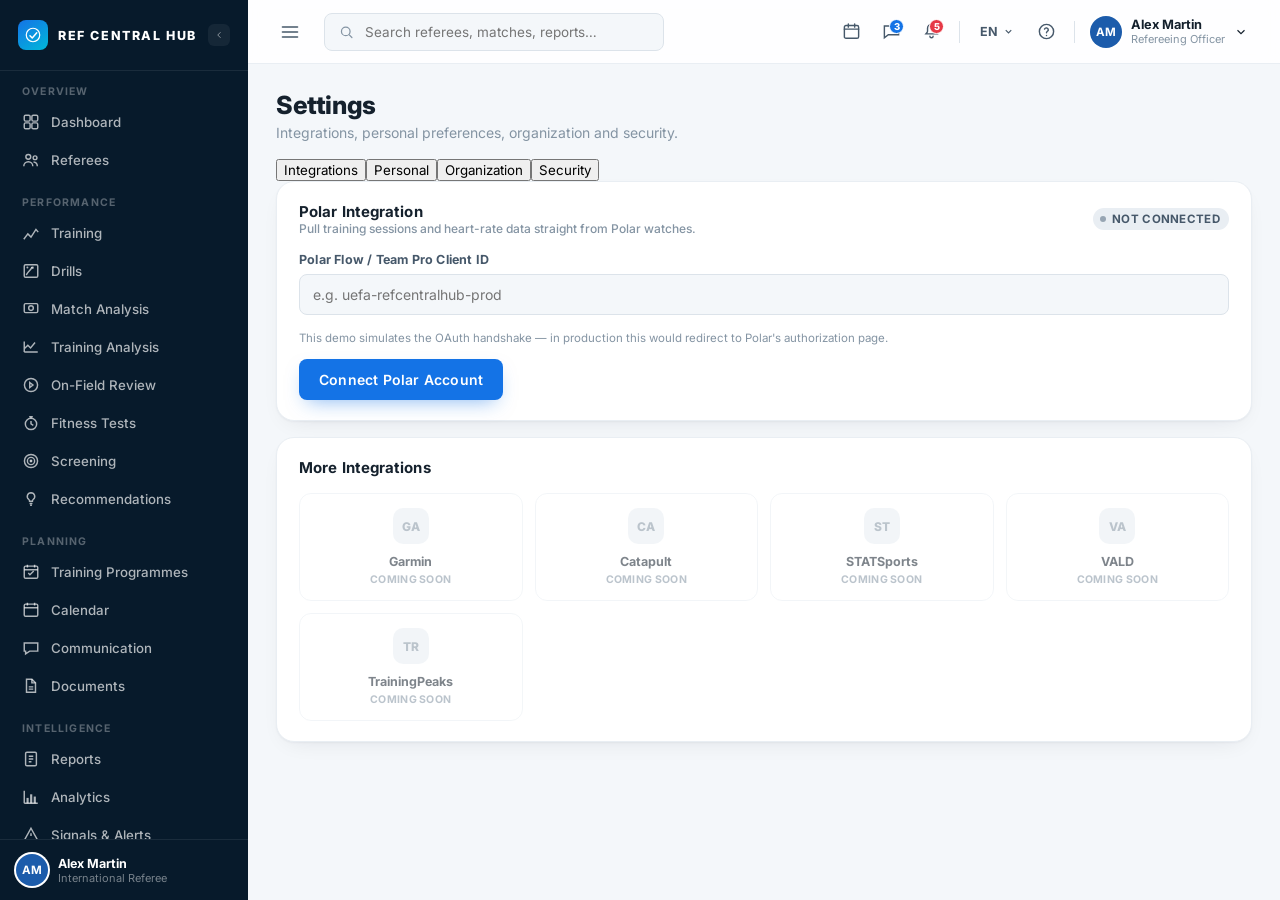
<file: settings.html>
<!doctype html>
<html lang="en">
<head>
<meta charset="UTF-8">
<meta name="viewport" content="width=device-width, initial-scale=1.0">
<title>Settings — Ref Central Hub</title>
<link rel="preconnect" href="https://fonts.googleapis.com">
<link rel="preconnect" href="https://fonts.gstatic.com" crossorigin>
<link href="https://fonts.googleapis.com/css2?family=Inter:wght@400;500;600;700;800;900&display=swap" rel="stylesheet">
<link rel="stylesheet" href="css/styles.css">
<link rel="stylesheet" href="css/dashboard.css">
<link rel="stylesheet" href="css/referees.css">
<link rel="stylesheet" href="css/fitness.css">
<link rel="stylesheet" href="css/communication.css">
<link rel="stylesheet" href="css/settings.css">
</head>
<body class="app-body">

<!-- ================= SIDEBAR ================= -->
<aside class="sidebar" id="sidebar">
  <div class="sidebar-logo">
    <div class="logo-mark-sm">
      <svg width="18" height="18" viewBox="0 0 24 24" fill="none">
        <circle cx="12" cy="12" r="9" stroke="white" stroke-width="1.6"/>
        <path d="M8 13l3 3 6-7" stroke="white" stroke-width="2" stroke-linecap="round" stroke-linejoin="round"/>
      </svg>
    </div>
    <div class="logo-wordmark-sm"><span>REF CENTRAL HUB</span></div>
    <button class="sidebar-collapse" id="sidebarToggle" aria-label="Collapse sidebar">
      <svg width="16" height="16" viewBox="0 0 24 24" fill="none" stroke="currentColor" stroke-width="2" stroke-linecap="round"><path d="M15 6l-6 6 6 6"/></svg>
    </button>
  </div>

  <nav class="sidebar-nav">
    <div class="nav-group">
      <div class="nav-label" data-i18n="grp_overview">Overview</div>
      <a class="nav-item" href="dashboard.html">
        <span class="nav-icon"><svg viewBox="0 0 20 20" fill="none" stroke="currentColor" stroke-width="1.6"><rect x="2.5" y="2.5" width="6.5" height="6.5" rx="1.5"/><rect x="11" y="2.5" width="6.5" height="6.5" rx="1.5"/><rect x="2.5" y="11" width="6.5" height="6.5" rx="1.5"/><rect x="11" y="11" width="6.5" height="6.5" rx="1.5"/></svg></span>
        <span class="nav-text" data-i18n="nav_dashboard">Dashboard</span>
      </a>
      <a class="nav-item" href="referees.html">
        <span class="nav-icon"><svg viewBox="0 0 20 20" fill="none" stroke="currentColor" stroke-width="1.6"><circle cx="7" cy="6.5" r="2.7"/><path d="M2 17c0-2.8 2.2-5 5-5s5 2.2 5 5"/><circle cx="14.5" cy="7.5" r="2.1"/><path d="M12.8 12.3c2.3.2 4.2 2.1 4.2 4.7"/></svg></span>
        <span class="nav-text" data-i18n="nav_referees">Referees</span>
      </a>
    </div>

    <div class="nav-group">
      <div class="nav-label" data-i18n="grp_performance">Performance</div>
      <a class="nav-item" href="#">
        <span class="nav-icon"><svg viewBox="0 0 20 20" fill="none" stroke="currentColor" stroke-width="1.6"><path d="M2 17l4.5-6 3.5 3.5L15.5 6l2.5 3"/></svg></span>
        <span class="nav-text" data-i18n="nav_training">Training</span>
      </a>
      <a class="nav-item" href="drills.html">
        <span class="nav-icon"><svg viewBox="0 0 20 20" fill="none" stroke="currentColor" stroke-width="1.6"><rect x="2.5" y="3" width="15" height="14" rx="1.5"/><path d="M5 14c2-4 4-4 6-8" stroke-linecap="round"/><path d="M11 6l1.3-.3-.3 1.3" stroke-linecap="round" stroke-linejoin="round"/><circle cx="6" cy="6" r="1.1" fill="currentColor" stroke="none"/></svg></span>
        <span class="nav-text" data-i18n="nav_drills">Drills</span>
      </a>
      <a class="nav-item" href="#">
        <span class="nav-icon"><svg viewBox="0 0 20 20" fill="none" stroke="currentColor" stroke-width="1.6"><rect x="2.5" y="4" width="15" height="10" rx="1.5"/><circle cx="10" cy="9" r="2.6"/></svg></span>
        <span class="nav-text" data-i18n="nav_match_analysis">Match Analysis</span>
      </a>
      <a class="nav-item" href="training-analysis.html">
        <span class="nav-icon"><svg viewBox="0 0 20 20" fill="none" stroke="currentColor" stroke-width="1.6"><path d="M2.5 15.5h15M2.5 15.5V4M2.5 12l4-4 3 3 5-6"/></svg></span>
        <span class="nav-text" data-i18n="nav_training_analysis">Training Analysis</span>
      </a>
      <a class="nav-item" href="#">
        <span class="nav-icon"><svg viewBox="0 0 20 20" fill="none" stroke="currentColor" stroke-width="1.6"><circle cx="10" cy="10" r="7.3"/><path d="M8.6 7.2l3.6 2.8-3.6 2.8z"/></svg></span>
        <span class="nav-text" data-i18n="nav_onfield_review">On-Field Review</span>
      </a>
      <a class="nav-item" href="fitness-tests.html">
        <span class="nav-icon"><svg viewBox="0 0 20 20" fill="none" stroke="currentColor" stroke-width="1.6"><circle cx="10" cy="11" r="6.3"/><path d="M10 4.7V3M8 3h4M10 7.7V11l2.6 1.6"/></svg></span>
        <span class="nav-text" data-i18n="nav_fitness_tests">Fitness Tests</span>
      </a>
      <a class="nav-item" href="screening.html">
        <span class="nav-icon"><svg viewBox="0 0 20 20" fill="none" stroke="currentColor" stroke-width="1.6"><circle cx="10" cy="10" r="7.3"/><circle cx="10" cy="10" r="4"/><circle cx="10" cy="10" r="0.8" fill="currentColor"/></svg></span>
        <span class="nav-text" data-i18n="nav_screening">Screening</span>
      </a>
      <a class="nav-item" href="#">
        <span class="nav-icon"><svg viewBox="0 0 20 20" fill="none" stroke="currentColor" stroke-width="1.6"><path d="M10 3a4.2 4.2 0 0 0-2.4 7.6c.5.4.8 1 .8 1.6v.3h3.2v-.3c0-.6.3-1.2.8-1.6A4.2 4.2 0 0 0 10 3z"/><path d="M8.4 15h3.2M9 17h2"/></svg></span>
        <span class="nav-text" data-i18n="nav_recommendations">Recommendations</span>
      </a>
    </div>

    <div class="nav-group">
      <div class="nav-label" data-i18n="grp_planning">Planning</div>
      <a class="nav-item" href="#">
        <span class="nav-icon"><svg viewBox="0 0 20 20" fill="none" stroke="currentColor" stroke-width="1.6"><rect x="2.5" y="3.5" width="15" height="13.5" rx="1.5"/><path d="M2.5 7.5h15M6 2v3M14 2v3"/><path d="M7 11.2l1.8 1.8L13 9" /></svg></span>
        <span class="nav-text" data-i18n="nav_training_programmes">Training Programmes</span>
      </a>
      <a class="nav-item" href="calendar.html">
        <span class="nav-icon"><svg viewBox="0 0 20 20" fill="none" stroke="currentColor" stroke-width="1.6"><rect x="2.5" y="3.5" width="15" height="13.5" rx="1.5"/><path d="M2.5 7.5h15M6 2v3M14 2v3"/></svg></span>
        <span class="nav-text" data-i18n="nav_calendar">Calendar</span>
      </a>
      <a class="nav-item" href="communication.html">
        <span class="nav-icon"><svg viewBox="0 0 20 20" fill="none" stroke="currentColor" stroke-width="1.6"><path d="M2.5 4.5h15v9h-9L4 16.5v-3H2.5z"/></svg></span>
        <span class="nav-text" data-i18n="nav_communication">Communication</span>
      </a>
      <a class="nav-item" href="documents.html">
        <span class="nav-icon"><svg viewBox="0 0 20 20" fill="none" stroke="currentColor" stroke-width="1.6"><path d="M5 2.5h6l4 4v10.5H5z"/><path d="M11 2.5v4h4M7.5 11h5M7.5 13.5h5"/></svg></span>
        <span class="nav-text" data-i18n="nav_documents">Documents</span>
      </a>
    </div>

    <div class="nav-group">
      <div class="nav-label" data-i18n="grp_intelligence">Intelligence</div>
      <a class="nav-item" href="#">
        <span class="nav-icon"><svg viewBox="0 0 20 20" fill="none" stroke="currentColor" stroke-width="1.6"><rect x="4" y="2.5" width="12" height="15" rx="1.5"/><path d="M7.5 7h5M7.5 10h5M7.5 13h3"/></svg></span>
        <span class="nav-text" data-i18n="nav_reports">Reports</span>
      </a>
      <a class="nav-item" href="#">
        <span class="nav-icon"><svg viewBox="0 0 20 20" fill="none" stroke="currentColor" stroke-width="1.6"><path d="M2.5 17V3M2.5 17h15"/><rect x="5" y="11" width="2.4" height="6" fill="currentColor" stroke="none"/><rect x="9" y="7" width="2.4" height="10" fill="currentColor" stroke="none"/><rect x="13" y="9.5" width="2.4" height="7.5" fill="currentColor" stroke="none"/></svg></span>
        <span class="nav-text" data-i18n="nav_analytics">Analytics</span>
      </a>
      <a class="nav-item" href="#">
        <span class="nav-icon"><svg viewBox="0 0 20 20" fill="none" stroke="currentColor" stroke-width="1.6"><path d="M10 2.5l7.5 13.5h-15z"/><path d="M10 8v3.2M10 13.6h.01"/></svg></span>
        <span class="nav-text" data-i18n="nav_signals_alerts">Signals &amp; Alerts</span>
      </a>
      <a class="nav-item" href="#">
        <span class="nav-icon"><svg viewBox="0 0 20 20" fill="none" stroke="currentColor" stroke-width="1.6"><path d="M2.5 4.2c2.2-1 5.4-1 7.5.6 2.1-1.6 5.3-1.6 7.5-.6v10.6c-2.2-1-5.4-1-7.5.6-2.1-1.6-5.3-1.6-7.5-.6z"/><path d="M10 4.8v10.6"/></svg></span>
        <span class="nav-text" data-i18n="nav_education">Education</span>
      </a>
    </div>

    <div class="nav-group">
      <div class="nav-label" data-i18n="grp_admin">Admin</div>
      <a class="nav-item" href="organizations.html">
        <span class="nav-icon"><svg viewBox="0 0 20 20" fill="none" stroke="currentColor" stroke-width="1.6"><circle cx="8" cy="7" r="2.6"/><path d="M3 17c0-2.6 2.2-4.7 5-4.7s5 2.1 5 4.7"/><circle cx="15.2" cy="6" r="1.4"/><path d="M14 11.5c1.7.3 3 1.8 3 3.6"/></svg></span>
        <span class="nav-text" data-i18n="nav_user_management">User Management</span>
      </a>
      <a class="nav-item active" href="settings.html">
        <span class="nav-icon"><svg viewBox="0 0 20 20" fill="none" stroke="currentColor" stroke-width="1.6"><circle cx="10" cy="10" r="2.6"/><path d="M10 3v1.8M10 15.2V17M17 10h-1.8M4.8 10H3M14.9 5.1l-1.3 1.3M6.4 13.6l-1.3 1.3M14.9 14.9l-1.3-1.3M6.4 6.4L5.1 5.1"/></svg></span>
        <span class="nav-text" data-i18n="nav_settings">Settings</span>
      </a>
    </div>
  </nav>

  <div class="sidebar-footer">
    <div class="sidebar-user">
      <div class="avatar avatar-sm" style="background:#1C5CAB">AM</div>
      <div class="sidebar-user-info">
        <div class="name">Alex Martin</div>
        <div class="role" data-i18n="label_international_referee">International Referee</div>
      </div>
    </div>
  </div>
</aside>

<!-- ================= MAIN ================= -->
<div class="app-main">

  <header class="topbar">
    <button class="icon-btn mobile-only" id="mobileNavToggle" aria-label="Menu">
      <svg width="20" height="20" viewBox="0 0 24 24" fill="none" stroke="currentColor" stroke-width="2" stroke-linecap="round"><path d="M3 6h18M3 12h18M3 18h18"/></svg>
    </button>
    <div class="search-box">
      <svg width="16" height="16" viewBox="0 0 24 24" fill="none" stroke="currentColor" stroke-width="2" stroke-linecap="round"><circle cx="11" cy="11" r="7"/><path d="M21 21l-4.3-4.3"/></svg>
      <input type="text" placeholder="Search referees, matches, reports…" data-i18n-placeholder="search_placeholder_default">
    </div>
    <div class="topbar-spacer"></div>
    <div class="topbar-actions">
      <button class="icon-btn" title="Calendar" data-i18n-title="title_calendar"><svg width="19" height="19" viewBox="0 0 24 24" fill="none" stroke="currentColor" stroke-width="1.8" stroke-linecap="round"><rect x="3" y="4.5" width="18" height="16" rx="2"/><path d="M3 9h18M8 2.5v4M16 2.5v4"/></svg></button>
      <button class="icon-btn" title="Messages" data-i18n-title="title_messages"><svg width="19" height="19" viewBox="0 0 24 24" fill="none" stroke="currentColor" stroke-width="1.8" stroke-linecap="round"><path d="M3 5h18v11H8l-5 4z"/></svg><span class="dot-badge">3</span></button>
      <button class="icon-btn" title="Notifications" data-i18n-title="title_notifications"><svg width="19" height="19" viewBox="0 0 24 24" fill="none" stroke="currentColor" stroke-width="1.8" stroke-linecap="round"><path d="M12 3a5 5 0 0 0-5 5v3.5c0 .8-.3 1.6-.9 2.2L5 15h14l-1.1-1.3a3 3 0 0 1-.9-2.2V8a5 5 0 0 0-5-5z"/><path d="M10 18a2 2 0 0 0 4 0"/></svg><span class="dot-badge critical">5</span></button>
      <div class="topbar-divider"></div>
      <div class="lang-dropdown-wrap"><button class="lang-select" id="langSelectBtn"><span id="langSelectLabel">EN</span> <svg width="11" height="11" viewBox="0 0 24 24" fill="none" stroke="currentColor" stroke-width="2.5"><path d="M6 9l6 6 6-6"/></svg></button><div class="lang-dropdown" id="langDropdown"></div></div>
      <button class="icon-btn" title="Help" data-i18n-title="title_help"><svg width="19" height="19" viewBox="0 0 24 24" fill="none" stroke="currentColor" stroke-width="1.8" stroke-linecap="round"><circle cx="12" cy="12" r="9"/><path d="M9.5 9a2.5 2.5 0 0 1 4.8 1c0 1.7-2.3 1.8-2.3 3.5"/><path d="M12 17h.01"/></svg></button>
      <div class="topbar-divider"></div>
      <div class="user-chip">
        <div class="avatar avatar-sm" style="background:#1C5CAB">AM</div>
        <div class="user-chip-info"><div class="name">Alex Martin</div><div class="role" data-i18n="label_refereeing_officer">Refereeing Officer</div></div>
        <svg width="14" height="14" viewBox="0 0 24 24" fill="none" stroke="currentColor" stroke-width="2"><path d="M6 9l6 6 6-6"/></svg>
      </div>
    </div>
  </header>

  <main class="content">
    <div class="page-head">
      <div>
        <h1 data-i18n="page_settings_title">Settings</h1>
        <p class="page-sub" data-i18n="page_settings_sub">Integrations, personal preferences, organization and security.</p>
      </div>
    </div>

    <div class="doc-tabs" id="settingsTabs"></div>

    <!-- ===== Integrations tab ===== -->
    <div class="settings-panel" id="panel-integrations">
      <div class="card card-pad" style="margin-bottom:16px;">
        <div class="card-head">
          <div>
            <div class="card-title">Polar Integration</div>
            <div class="card-subtitle" style="margin:0;">Pull training sessions and heart-rate data straight from Polar watches.</div>
          </div>
          <span class="badge" id="polarStatusBadge"><span class="badge-dot"></span>Not Connected</span>
        </div>

        <div id="polarDisconnected">
          <div class="form-field">
            <label for="polarClientId">Polar Flow / Team Pro Client ID</label>
            <input type="text" id="polarClientId" placeholder="e.g. uefa-refcentralhub-prod">
          </div>
          <div class="form-hint" style="margin-top:0;margin-bottom:14px;">This demo simulates the OAuth handshake — in production this would redirect to Polar's authorization page.</div>
          <button class="btn btn-primary" id="connectPolarBtn">Connect Polar Account</button>
        </div>

        <div id="polarConnected" style="display:none;">
          <div class="polar-status-row">
            <div>
              <div class="polar-status-label">Connected as</div>
              <div class="polar-status-value" id="polarClientIdValue">—</div>
            </div>
            <div>
              <div class="polar-status-label">Last synced</div>
              <div class="polar-status-value" id="polarLastSync">—</div>
            </div>
          </div>
          <div class="form-field">
            <label for="polarSyncReferee">Sync training data for</label>
            <select id="polarSyncReferee"></select>
          </div>
          <div class="polar-actions">
            <button class="btn btn-primary" id="syncPolarBtn">
              <svg width="14" height="14" viewBox="0 0 24 24" fill="none" stroke="white" stroke-width="2.2" stroke-linecap="round" stroke-linejoin="round"><path d="M23 4v6h-6M1 20v-6h6"/><path d="M3.5 9a9 9 0 0114.85-3.36L23 10M1 14l4.65 4.36A9 9 0 0020.5 15"/></svg>
              Sync Now
            </button>
            <button class="btn btn-ghost" id="disconnectPolarBtn">Disconnect</button>
          </div>
          <div class="form-hint">Syncing imports one new session into Training Analysis with realistic HR zone data for the selected referee.</div>
        </div>
      </div>

      <div class="card card-pad">
        <div class="card-head"><div class="card-title">More Integrations</div></div>
        <div class="integration-grid" id="moreIntegrations"></div>
      </div>
    </div>

    <!-- ===== Personal tab ===== -->
    <div class="settings-panel" id="panel-personal" style="display:none;">
      <div class="card card-pad" style="margin-bottom:16px;">
        <div class="card-head"><div class="card-title">Profile</div></div>
        <div class="personal-row">
          <div class="avatar" style="background:#1C5CAB;width:52px;height:52px;font-size:16px;">AM</div>
          <div>
            <div class="personal-name">Alex Martin</div>
            <div class="personal-role">Refereeing Officer · International Referee</div>
          </div>
        </div>
        <div class="form-field" style="margin-top:16px; max-width:240px;">
          <label for="langSelect">Language</label>
          <select id="langSelect"><option>English</option></select>
        </div>
        <div class="form-hint">Additional languages can be added without touching the rest of the platform — the architecture already supports it.</div>
      </div>

      <div class="card card-pad">
        <div class="card-head"><div class="card-title">Notifications</div></div>
        <div class="toggle-list" id="notifToggles"></div>
      </div>
    </div>

    <!-- ===== Organization tab ===== -->
    <div class="settings-panel" id="panel-organization" style="display:none;">
      <div class="card card-pad">
        <div class="card-head">
          <div class="card-title">Organizations</div>
          <a href="organizations.html" class="card-link">Manage organizations</a>
        </div>
        <div class="org-settings-list" id="orgSettingsList"></div>
      </div>
    </div>

    <!-- ===== Security tab ===== -->
    <div class="settings-panel" id="panel-security" style="display:none;">
      <div class="card card-pad">
        <div class="card-head">
          <div>
            <div class="card-title">Audit Log</div>
            <div class="card-subtitle" style="margin:0;">Every traceable action taken in this browser session — documents, messages, training sessions, syncs.</div>
          </div>
        </div>
        <div class="audit-list" id="auditList"></div>
      </div>
    </div>

  </main>
</div>

<div class="toast" id="toast"></div>

<script src="js/data.js"></script>
<script src="js/app.js"></script>
<script src="js/i18n.js"></script>
<script src="js/settings.js"></script>
</body>
</html>
</file>
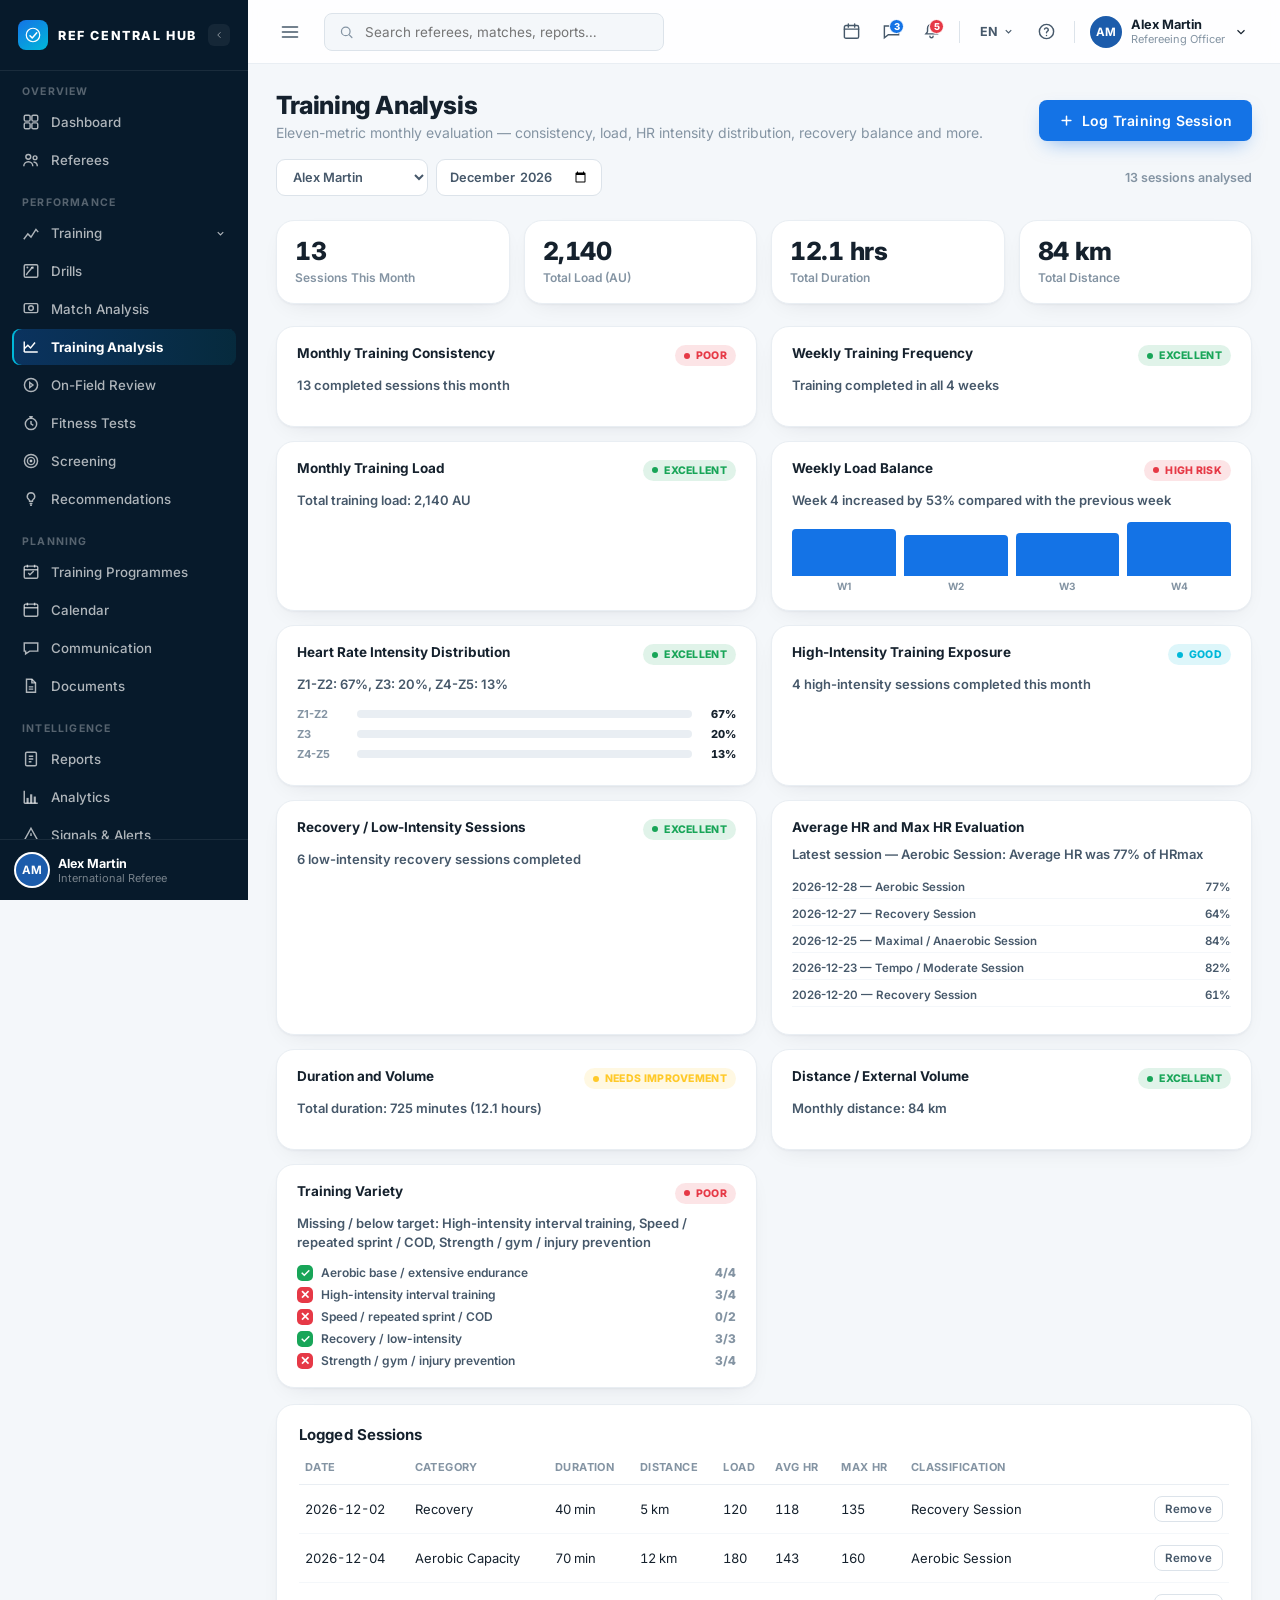
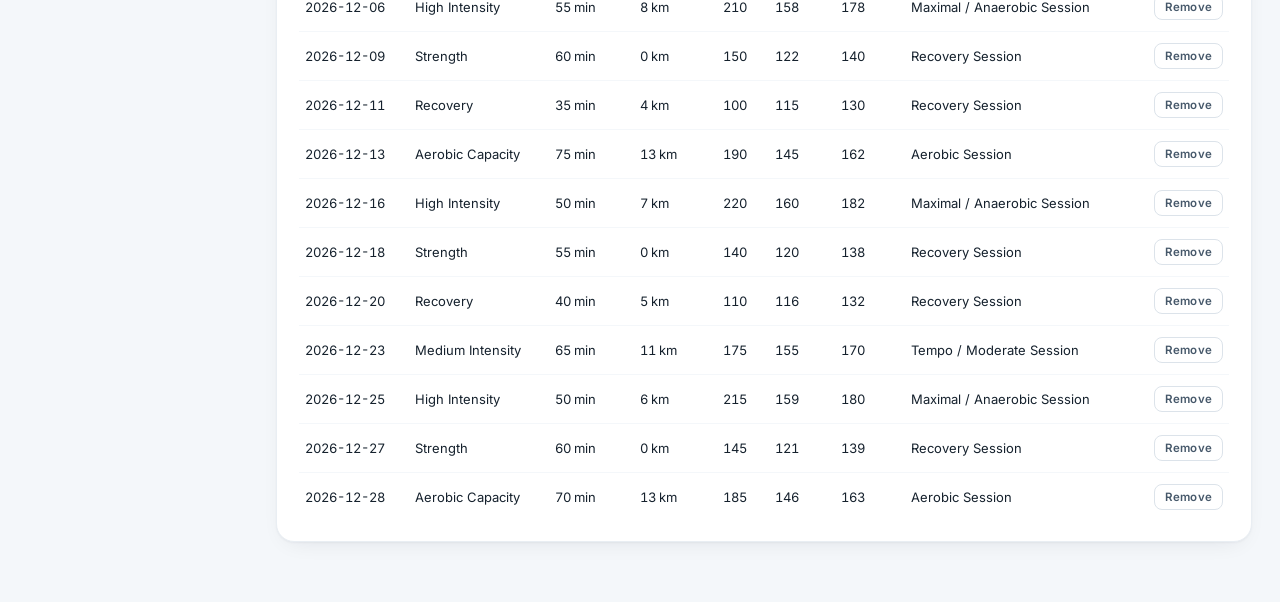
<file: training-analysis.html>
<!doctype html>
<html lang="en">
<head>
<meta charset="UTF-8">
<meta name="viewport" content="width=device-width, initial-scale=1.0">
<title>Training Analysis — Ref Central Hub</title>
<link rel="preconnect" href="https://fonts.googleapis.com">
<link rel="preconnect" href="https://fonts.gstatic.com" crossorigin>
<link href="https://fonts.googleapis.com/css2?family=Inter:wght@400;500;600;700;800;900&display=swap" rel="stylesheet">
<link rel="stylesheet" href="css/styles.css">
<link rel="stylesheet" href="css/dashboard.css">
<link rel="stylesheet" href="css/referees.css">
<link rel="stylesheet" href="css/fitness.css">
<link rel="stylesheet" href="css/communication.css">
<link rel="stylesheet" href="css/training-analysis.css">
</head>
<body class="app-body">

<!-- ================= SIDEBAR ================= -->
<aside class="sidebar" id="sidebar">
  <div class="sidebar-logo">
    <div class="logo-mark-sm">
      <svg width="18" height="18" viewBox="0 0 24 24" fill="none">
        <circle cx="12" cy="12" r="9" stroke="white" stroke-width="1.6"/>
        <path d="M8 13l3 3 6-7" stroke="white" stroke-width="2" stroke-linecap="round" stroke-linejoin="round"/>
      </svg>
    </div>
    <div class="logo-wordmark-sm"><span>REF CENTRAL HUB</span></div>
    <button class="sidebar-collapse" id="sidebarToggle" aria-label="Collapse sidebar">
      <svg width="16" height="16" viewBox="0 0 24 24" fill="none" stroke="currentColor" stroke-width="2" stroke-linecap="round"><path d="M15 6l-6 6 6 6"/></svg>
    </button>
  </div>

  <nav class="sidebar-nav">
    <div class="nav-group">
      <div class="nav-label" data-i18n="grp_overview">Overview</div>
      <a class="nav-item" href="dashboard.html">
        <span class="nav-icon"><svg viewBox="0 0 20 20" fill="none" stroke="currentColor" stroke-width="1.6"><rect x="2.5" y="2.5" width="6.5" height="6.5" rx="1.5"/><rect x="11" y="2.5" width="6.5" height="6.5" rx="1.5"/><rect x="2.5" y="11" width="6.5" height="6.5" rx="1.5"/><rect x="11" y="11" width="6.5" height="6.5" rx="1.5"/></svg></span>
        <span class="nav-text" data-i18n="nav_dashboard">Dashboard</span>
      </a>
      <a class="nav-item" href="referees.html">
        <span class="nav-icon"><svg viewBox="0 0 20 20" fill="none" stroke="currentColor" stroke-width="1.6"><circle cx="7" cy="6.5" r="2.7"/><path d="M2 17c0-2.8 2.2-5 5-5s5 2.2 5 5"/><circle cx="14.5" cy="7.5" r="2.1"/><path d="M12.8 12.3c2.3.2 4.2 2.1 4.2 4.7"/></svg></span>
        <span class="nav-text" data-i18n="nav_referees">Referees</span>
      </a>
    </div>

    <div class="nav-group">
      <div class="nav-label" data-i18n="grp_performance">Performance</div>
      <div class="nav-dropdown">
        <button type="button" class="nav-item nav-dropdown-toggle">
          <span class="nav-icon"><svg viewBox="0 0 20 20" fill="none" stroke="currentColor" stroke-width="1.6"><path d="M2 17l4.5-6 3.5 3.5L15.5 6l2.5 3"/></svg></span>
          <span class="nav-text" data-i18n="nav_training">Training</span>
          <svg class="nav-caret" width="11" height="11" viewBox="0 0 24 24" fill="none" stroke="currentColor" stroke-width="2.5"><path d="M6 9l6 6 6-6"/></svg>
        </button>
        <div class="nav-submenu">
          <a class="nav-subitem" href="training-files.html">
            <span class="nav-text" data-i18n="nav_training_files">Training Files</span>
          </a>
        </div>
      </div>
      <a class="nav-item" href="drills.html">
        <span class="nav-icon"><svg viewBox="0 0 20 20" fill="none" stroke="currentColor" stroke-width="1.6"><rect x="2.5" y="3" width="15" height="14" rx="1.5"/><path d="M5 14c2-4 4-4 6-8" stroke-linecap="round"/><path d="M11 6l1.3-.3-.3 1.3" stroke-linecap="round" stroke-linejoin="round"/><circle cx="6" cy="6" r="1.1" fill="currentColor" stroke="none"/></svg></span>
        <span class="nav-text" data-i18n="nav_drills">Drills</span>
      </a>
      <a class="nav-item" href="#">
        <span class="nav-icon"><svg viewBox="0 0 20 20" fill="none" stroke="currentColor" stroke-width="1.6"><rect x="2.5" y="4" width="15" height="10" rx="1.5"/><circle cx="10" cy="9" r="2.6"/></svg></span>
        <span class="nav-text" data-i18n="nav_match_analysis">Match Analysis</span>
      </a>
      <a class="nav-item active" href="training-analysis.html">
        <span class="nav-icon"><svg viewBox="0 0 20 20" fill="none" stroke="currentColor" stroke-width="1.6"><path d="M2.5 15.5h15M2.5 15.5V4M2.5 12l4-4 3 3 5-6"/></svg></span>
        <span class="nav-text" data-i18n="nav_training_analysis">Training Analysis</span>
      </a>
      <a class="nav-item" href="#">
        <span class="nav-icon"><svg viewBox="0 0 20 20" fill="none" stroke="currentColor" stroke-width="1.6"><circle cx="10" cy="10" r="7.3"/><path d="M8.6 7.2l3.6 2.8-3.6 2.8z"/></svg></span>
        <span class="nav-text" data-i18n="nav_onfield_review">On-Field Review</span>
      </a>
      <a class="nav-item" href="fitness-tests.html">
        <span class="nav-icon"><svg viewBox="0 0 20 20" fill="none" stroke="currentColor" stroke-width="1.6"><circle cx="10" cy="11" r="6.3"/><path d="M10 4.7V3M8 3h4M10 7.7V11l2.6 1.6"/></svg></span>
        <span class="nav-text" data-i18n="nav_fitness_tests">Fitness Tests</span>
      </a>
      <a class="nav-item" href="screening.html">
        <span class="nav-icon"><svg viewBox="0 0 20 20" fill="none" stroke="currentColor" stroke-width="1.6"><circle cx="10" cy="10" r="7.3"/><circle cx="10" cy="10" r="4"/><circle cx="10" cy="10" r="0.8" fill="currentColor"/></svg></span>
        <span class="nav-text" data-i18n="nav_screening">Screening</span>
      </a>
      <a class="nav-item" href="#">
        <span class="nav-icon"><svg viewBox="0 0 20 20" fill="none" stroke="currentColor" stroke-width="1.6"><path d="M10 3a4.2 4.2 0 0 0-2.4 7.6c.5.4.8 1 .8 1.6v.3h3.2v-.3c0-.6.3-1.2.8-1.6A4.2 4.2 0 0 0 10 3z"/><path d="M8.4 15h3.2M9 17h2"/></svg></span>
        <span class="nav-text" data-i18n="nav_recommendations">Recommendations</span>
      </a>
    </div>

    <div class="nav-group">
      <div class="nav-label" data-i18n="grp_planning">Planning</div>
      <a class="nav-item" href="#">
        <span class="nav-icon"><svg viewBox="0 0 20 20" fill="none" stroke="currentColor" stroke-width="1.6"><rect x="2.5" y="3.5" width="15" height="13.5" rx="1.5"/><path d="M2.5 7.5h15M6 2v3M14 2v3"/><path d="M7 11.2l1.8 1.8L13 9" /></svg></span>
        <span class="nav-text" data-i18n="nav_training_programmes">Training Programmes</span>
      </a>
      <a class="nav-item" href="calendar.html">
        <span class="nav-icon"><svg viewBox="0 0 20 20" fill="none" stroke="currentColor" stroke-width="1.6"><rect x="2.5" y="3.5" width="15" height="13.5" rx="1.5"/><path d="M2.5 7.5h15M6 2v3M14 2v3"/></svg></span>
        <span class="nav-text" data-i18n="nav_calendar">Calendar</span>
      </a>
      <a class="nav-item" href="communication.html">
        <span class="nav-icon"><svg viewBox="0 0 20 20" fill="none" stroke="currentColor" stroke-width="1.6"><path d="M2.5 4.5h15v9h-9L4 16.5v-3H2.5z"/></svg></span>
        <span class="nav-text" data-i18n="nav_communication">Communication</span>
      </a>
      <a class="nav-item" href="documents.html">
        <span class="nav-icon"><svg viewBox="0 0 20 20" fill="none" stroke="currentColor" stroke-width="1.6"><path d="M5 2.5h6l4 4v10.5H5z"/><path d="M11 2.5v4h4M7.5 11h5M7.5 13.5h5"/></svg></span>
        <span class="nav-text" data-i18n="nav_documents">Documents</span>
      </a>
    </div>

    <div class="nav-group">
      <div class="nav-label" data-i18n="grp_intelligence">Intelligence</div>
      <a class="nav-item" href="#">
        <span class="nav-icon"><svg viewBox="0 0 20 20" fill="none" stroke="currentColor" stroke-width="1.6"><rect x="4" y="2.5" width="12" height="15" rx="1.5"/><path d="M7.5 7h5M7.5 10h5M7.5 13h3"/></svg></span>
        <span class="nav-text" data-i18n="nav_reports">Reports</span>
      </a>
      <a class="nav-item" href="#">
        <span class="nav-icon"><svg viewBox="0 0 20 20" fill="none" stroke="currentColor" stroke-width="1.6"><path d="M2.5 17V3M2.5 17h15"/><rect x="5" y="11" width="2.4" height="6" fill="currentColor" stroke="none"/><rect x="9" y="7" width="2.4" height="10" fill="currentColor" stroke="none"/><rect x="13" y="9.5" width="2.4" height="7.5" fill="currentColor" stroke="none"/></svg></span>
        <span class="nav-text" data-i18n="nav_analytics">Analytics</span>
      </a>
      <a class="nav-item" href="#">
        <span class="nav-icon"><svg viewBox="0 0 20 20" fill="none" stroke="currentColor" stroke-width="1.6"><path d="M10 2.5l7.5 13.5h-15z"/><path d="M10 8v3.2M10 13.6h.01"/></svg></span>
        <span class="nav-text" data-i18n="nav_signals_alerts">Signals &amp; Alerts</span>
      </a>
      <a class="nav-item" href="#">
        <span class="nav-icon"><svg viewBox="0 0 20 20" fill="none" stroke="currentColor" stroke-width="1.6"><path d="M2.5 4.2c2.2-1 5.4-1 7.5.6 2.1-1.6 5.3-1.6 7.5-.6v10.6c-2.2-1-5.4-1-7.5.6-2.1-1.6-5.3-1.6-7.5-.6z"/><path d="M10 4.8v10.6"/></svg></span>
        <span class="nav-text" data-i18n="nav_education">Education</span>
      </a>
    </div>

    <div class="nav-group">
      <div class="nav-label" data-i18n="grp_admin">Admin</div>
      <a class="nav-item" href="organizations.html">
        <span class="nav-icon"><svg viewBox="0 0 20 20" fill="none" stroke="currentColor" stroke-width="1.6"><circle cx="8" cy="7" r="2.6"/><path d="M3 17c0-2.6 2.2-4.7 5-4.7s5 2.1 5 4.7"/><circle cx="15.2" cy="6" r="1.4"/><path d="M14 11.5c1.7.3 3 1.8 3 3.6"/></svg></span>
        <span class="nav-text" data-i18n="nav_user_management">User Management</span>
      </a>
      <a class="nav-item" href="settings.html">
        <span class="nav-icon"><svg viewBox="0 0 20 20" fill="none" stroke="currentColor" stroke-width="1.6"><circle cx="10" cy="10" r="2.6"/><path d="M10 3v1.8M10 15.2V17M17 10h-1.8M4.8 10H3M14.9 5.1l-1.3 1.3M6.4 13.6l-1.3 1.3M14.9 14.9l-1.3-1.3M6.4 6.4L5.1 5.1"/></svg></span>
        <span class="nav-text" data-i18n="nav_settings">Settings</span>
      </a>
    </div>
  </nav>

  <div class="sidebar-footer">
    <div class="sidebar-user">
      <div class="avatar avatar-sm" style="background:#1C5CAB">AM</div>
      <div class="sidebar-user-info">
        <div class="name">Alex Martin</div>
        <div class="role" data-i18n="label_international_referee">International Referee</div>
      </div>
    </div>
  </div>
</aside>

<!-- ================= MAIN ================= -->
<div class="app-main">

  <header class="topbar">
    <button class="icon-btn mobile-only" id="mobileNavToggle" aria-label="Menu">
      <svg width="20" height="20" viewBox="0 0 24 24" fill="none" stroke="currentColor" stroke-width="2" stroke-linecap="round"><path d="M3 6h18M3 12h18M3 18h18"/></svg>
    </button>
    <div class="search-box">
      <svg width="16" height="16" viewBox="0 0 24 24" fill="none" stroke="currentColor" stroke-width="2" stroke-linecap="round"><circle cx="11" cy="11" r="7"/><path d="M21 21l-4.3-4.3"/></svg>
      <input type="text" placeholder="Search referees, matches, reports…" data-i18n-placeholder="search_placeholder_default">
    </div>
    <div class="topbar-spacer"></div>
    <div class="topbar-actions">
      <button class="icon-btn" title="Calendar" data-i18n-title="title_calendar"><svg width="19" height="19" viewBox="0 0 24 24" fill="none" stroke="currentColor" stroke-width="1.8" stroke-linecap="round"><rect x="3" y="4.5" width="18" height="16" rx="2"/><path d="M3 9h18M8 2.5v4M16 2.5v4"/></svg></button>
      <button class="icon-btn" title="Messages" data-i18n-title="title_messages"><svg width="19" height="19" viewBox="0 0 24 24" fill="none" stroke="currentColor" stroke-width="1.8" stroke-linecap="round"><path d="M3 5h18v11H8l-5 4z"/></svg><span class="dot-badge">3</span></button>
      <button class="icon-btn" title="Notifications" data-i18n-title="title_notifications"><svg width="19" height="19" viewBox="0 0 24 24" fill="none" stroke="currentColor" stroke-width="1.8" stroke-linecap="round"><path d="M12 3a5 5 0 0 0-5 5v3.5c0 .8-.3 1.6-.9 2.2L5 15h14l-1.1-1.3a3 3 0 0 1-.9-2.2V8a5 5 0 0 0-5-5z"/><path d="M10 18a2 2 0 0 0 4 0"/></svg><span class="dot-badge critical">5</span></button>
      <div class="topbar-divider"></div>
      <div class="lang-dropdown-wrap"><button class="lang-select" id="langSelectBtn"><span id="langSelectLabel">EN</span> <svg width="11" height="11" viewBox="0 0 24 24" fill="none" stroke="currentColor" stroke-width="2.5"><path d="M6 9l6 6 6-6"/></svg></button><div class="lang-dropdown" id="langDropdown"></div></div>
      <button class="icon-btn" title="Help" data-i18n-title="title_help"><svg width="19" height="19" viewBox="0 0 24 24" fill="none" stroke="currentColor" stroke-width="1.8" stroke-linecap="round"><circle cx="12" cy="12" r="9"/><path d="M9.5 9a2.5 2.5 0 0 1 4.8 1c0 1.7-2.3 1.8-2.3 3.5"/><path d="M12 17h.01"/></svg></button>
      <div class="topbar-divider"></div>
      <div class="user-chip">
        <div class="avatar avatar-sm" style="background:#1C5CAB">AM</div>
        <div class="user-chip-info"><div class="name">Alex Martin</div><div class="role" data-i18n="label_refereeing_officer">Refereeing Officer</div></div>
        <svg width="14" height="14" viewBox="0 0 24 24" fill="none" stroke="currentColor" stroke-width="2"><path d="M6 9l6 6 6-6"/></svg>
      </div>
    </div>
  </header>

  <main class="content">
    <div class="page-head">
      <div>
        <h1 data-i18n="page_training_analysis_title">Training Analysis</h1>
        <p class="page-sub" data-i18n="page_training_analysis_sub">Eleven-metric monthly evaluation — consistency, load, HR intensity distribution, recovery balance and more.</p>
      </div>
      <button class="btn btn-primary" id="openLogSession">
        <svg width="15" height="15" viewBox="0 0 24 24" fill="none" stroke="white" stroke-width="2.4" stroke-linecap="round"><path d="M12 5v14M5 12h14"/></svg>
        <span data-i18n="btn_log_session">Log Training Session</span>
      </button>
    </div>

    <div class="filter-row">
      <select class="filter-select" id="taReferee"></select>
      <input type="month" class="filter-select" id="taMonth">
      <div class="filter-count" id="taSessionCount"></div>
    </div>

    <div class="kpi-grid" id="taKpis" style="grid-template-columns:repeat(4,1fr);"></div>

    <div class="metric-grid" id="metricGrid"></div>

    <div class="card card-pad" style="margin-top:16px;">
      <div class="card-head">
        <div class="card-title">Logged Sessions</div>
      </div>
      <table class="mini-table">
        <thead>
          <tr><th>Date</th><th>Category</th><th>Duration</th><th>Distance</th><th>Load</th><th>Avg HR</th><th>Max HR</th><th>Classification</th><th></th></tr>
        </thead>
        <tbody id="sessionsBody"></tbody>
      </table>
    </div>
  </main>
</div>

<!-- ===== Log Training Session modal ===== -->
<div class="modal-overlay" id="logSessionModal">
  <div class="modal" style="max-width:600px;">
    <div class="modal-head">
      <div>
        <h3>Log Training Session</h3>
        <p>Add a session with HR zone data so it feeds every metric above.</p>
      </div>
      <button class="modal-close" data-close-modal><svg width="15" height="15" viewBox="0 0 24 24" fill="none" stroke="currentColor" stroke-width="2.2" stroke-linecap="round"><path d="M18 6L6 18M6 6l12 12"/></svg></button>
    </div>
    <div class="modal-body">
      <form id="logSessionForm">
        <div class="form-grid">
          <div class="form-field full">
            <label for="lsReferee">Referee</label>
            <select id="lsReferee"></select>
          </div>
          <div class="form-field">
            <label for="lsDate">Date</label>
            <input type="date" id="lsDate" required>
          </div>
          <div class="form-field">
            <label for="lsCategory">Category</label>
            <select id="lsCategory"></select>
          </div>
          <div class="form-field">
            <label for="lsDuration">Duration (min)</label>
            <input type="number" id="lsDuration" min="0" required>
          </div>
          <div class="form-field">
            <label for="lsDistance">Distance (km)</label>
            <input type="number" step="0.1" id="lsDistance" min="0">
          </div>
          <div class="form-field">
            <label for="lsLoad">Training Load (AU)</label>
            <input type="number" id="lsLoad" min="0" required>
          </div>
          <div class="form-field">
            <label for="lsAvgHR">Average HR (bpm)</label>
            <input type="number" id="lsAvgHR" min="0" required>
          </div>
          <div class="form-field">
            <label for="lsMaxHR">Max HR (bpm)</label>
            <input type="number" id="lsMaxHR" min="0" required>
          </div>
          <div class="form-field full">
            <label>HR Zone minutes (Zone 1 → Zone 5)</label>
            <div class="zone-input-row">
              <input type="number" id="lsZ1" min="0" placeholder="Z1">
              <input type="number" id="lsZ2" min="0" placeholder="Z2">
              <input type="number" id="lsZ3" min="0" placeholder="Z3">
              <input type="number" id="lsZ4" min="0" placeholder="Z4">
              <input type="number" id="lsZ5" min="0" placeholder="Z5">
            </div>
          </div>
        </div>
      </form>
    </div>
    <div class="modal-foot">
      <button class="btn btn-ghost" data-close-modal>Cancel</button>
      <button class="btn btn-primary" id="submitLogSession">Save Session</button>
    </div>
  </div>
</div>

<div class="toast" id="toast"></div>

<script src="js/data.js"></script>
<script src="js/app.js"></script>
<script src="js/i18n.js"></script>
<script src="js/training-analysis.js"></script>
</body>
</html>
</file>
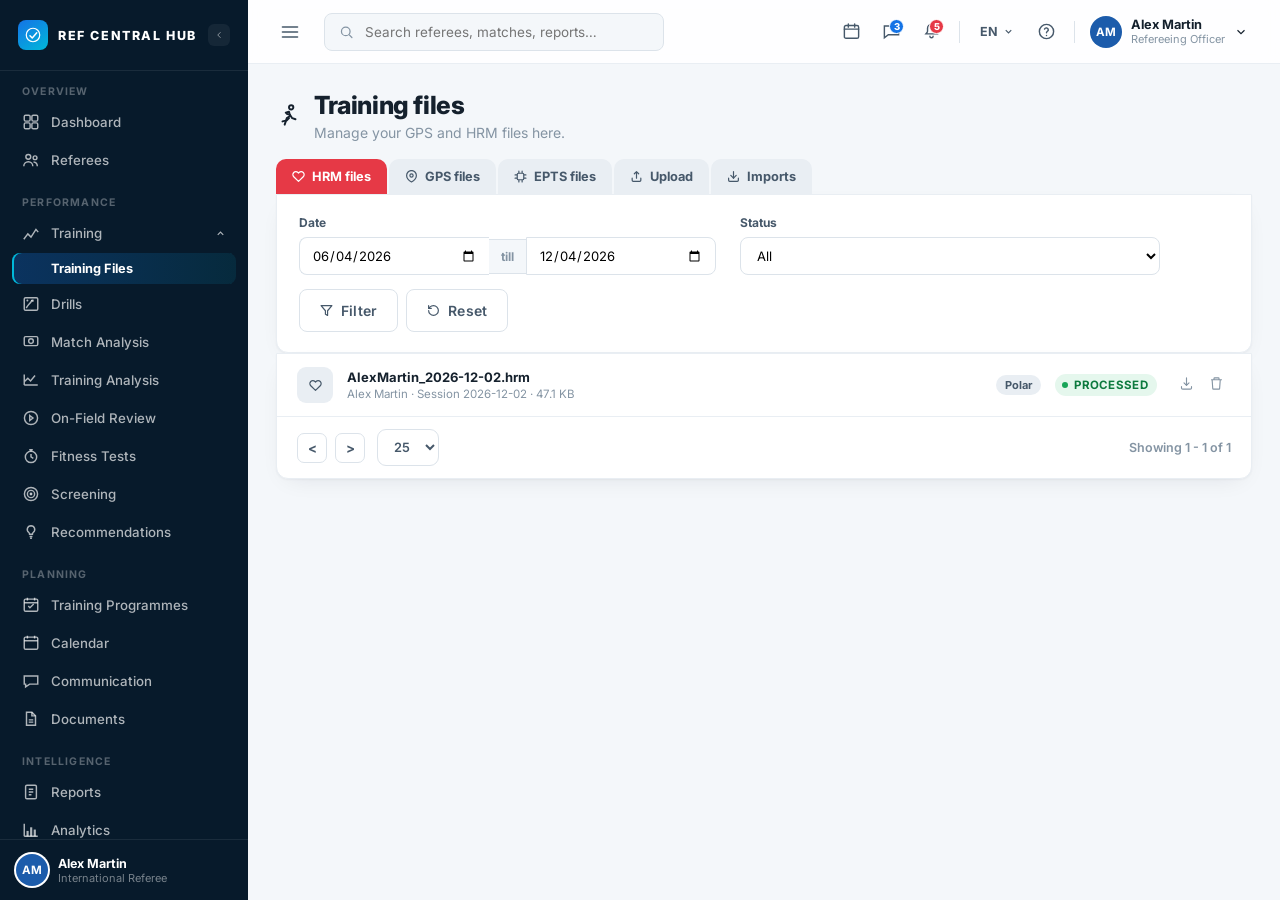
<file: training-files.html>
<!doctype html>
<html lang="en">
<head>
<meta charset="UTF-8">
<meta name="viewport" content="width=device-width, initial-scale=1.0">
<title>Training Files — Ref Central Hub</title>
<link rel="preconnect" href="https://fonts.googleapis.com">
<link rel="preconnect" href="https://fonts.gstatic.com" crossorigin>
<link href="https://fonts.googleapis.com/css2?family=Inter:wght@400;500;600;700;800;900&display=swap" rel="stylesheet">
<link rel="stylesheet" href="css/styles.css">
<link rel="stylesheet" href="css/dashboard.css">
<link rel="stylesheet" href="css/referees.css">
<link rel="stylesheet" href="css/fitness.css">
<link rel="stylesheet" href="css/communication.css">
<link rel="stylesheet" href="css/settings.css">
<link rel="stylesheet" href="css/drills.css">
<link rel="stylesheet" href="css/documents.css">
<link rel="stylesheet" href="css/training-files.css">
</head>
<body class="app-body">

<!-- ================= SIDEBAR ================= -->
<aside class="sidebar" id="sidebar">
  <div class="sidebar-logo">
    <div class="logo-mark-sm">
      <svg width="18" height="18" viewBox="0 0 24 24" fill="none">
        <circle cx="12" cy="12" r="9" stroke="white" stroke-width="1.6"/>
        <path d="M8 13l3 3 6-7" stroke="white" stroke-width="2" stroke-linecap="round" stroke-linejoin="round"/>
      </svg>
    </div>
    <div class="logo-wordmark-sm"><span>REF CENTRAL HUB</span></div>
    <button class="sidebar-collapse" id="sidebarToggle" aria-label="Collapse sidebar">
      <svg width="16" height="16" viewBox="0 0 24 24" fill="none" stroke="currentColor" stroke-width="2" stroke-linecap="round"><path d="M15 6l-6 6 6 6"/></svg>
    </button>
  </div>

  <nav class="sidebar-nav">
    <div class="nav-group">
      <div class="nav-label" data-i18n="grp_overview">Overview</div>
      <a class="nav-item" href="dashboard.html">
        <span class="nav-icon"><svg viewBox="0 0 20 20" fill="none" stroke="currentColor" stroke-width="1.6"><rect x="2.5" y="2.5" width="6.5" height="6.5" rx="1.5"/><rect x="11" y="2.5" width="6.5" height="6.5" rx="1.5"/><rect x="2.5" y="11" width="6.5" height="6.5" rx="1.5"/><rect x="11" y="11" width="6.5" height="6.5" rx="1.5"/></svg></span>
        <span class="nav-text" data-i18n="nav_dashboard">Dashboard</span>
      </a>
      <a class="nav-item" href="referees.html">
        <span class="nav-icon"><svg viewBox="0 0 20 20" fill="none" stroke="currentColor" stroke-width="1.6"><circle cx="7" cy="6.5" r="2.7"/><path d="M2 17c0-2.8 2.2-5 5-5s5 2.2 5 5"/><circle cx="14.5" cy="7.5" r="2.1"/><path d="M12.8 12.3c2.3.2 4.2 2.1 4.2 4.7"/></svg></span>
        <span class="nav-text" data-i18n="nav_referees">Referees</span>
      </a>
    </div>

    <div class="nav-group">
      <div class="nav-label" data-i18n="grp_performance">Performance</div>
      <div class="nav-dropdown open">
        <button type="button" class="nav-item nav-dropdown-toggle">
          <span class="nav-icon"><svg viewBox="0 0 20 20" fill="none" stroke="currentColor" stroke-width="1.6"><path d="M2 17l4.5-6 3.5 3.5L15.5 6l2.5 3"/></svg></span>
          <span class="nav-text" data-i18n="nav_training">Training</span>
          <svg class="nav-caret" width="11" height="11" viewBox="0 0 24 24" fill="none" stroke="currentColor" stroke-width="2.5"><path d="M6 9l6 6 6-6"/></svg>
        </button>
        <div class="nav-submenu">
          <a class="nav-subitem active" href="training-files.html">
            <span class="nav-text" data-i18n="nav_training_files">Training Files</span>
          </a>
        </div>
      </div>
      <a class="nav-item" href="drills.html">
        <span class="nav-icon"><svg viewBox="0 0 20 20" fill="none" stroke="currentColor" stroke-width="1.6"><rect x="2.5" y="3" width="15" height="14" rx="1.5"/><path d="M5 14c2-4 4-4 6-8" stroke-linecap="round"/><path d="M11 6l1.3-.3-.3 1.3" stroke-linecap="round" stroke-linejoin="round"/><circle cx="6" cy="6" r="1.1" fill="currentColor" stroke="none"/></svg></span>
        <span class="nav-text" data-i18n="nav_drills">Drills</span>
      </a>
      <a class="nav-item" href="#">
        <span class="nav-icon"><svg viewBox="0 0 20 20" fill="none" stroke="currentColor" stroke-width="1.6"><rect x="2.5" y="4" width="15" height="10" rx="1.5"/><circle cx="10" cy="9" r="2.6"/></svg></span>
        <span class="nav-text" data-i18n="nav_match_analysis">Match Analysis</span>
      </a>
      <a class="nav-item" href="training-analysis.html">
        <span class="nav-icon"><svg viewBox="0 0 20 20" fill="none" stroke="currentColor" stroke-width="1.6"><path d="M2.5 15.5h15M2.5 15.5V4M2.5 12l4-4 3 3 5-6"/></svg></span>
        <span class="nav-text" data-i18n="nav_training_analysis">Training Analysis</span>
      </a>
      <a class="nav-item" href="#">
        <span class="nav-icon"><svg viewBox="0 0 20 20" fill="none" stroke="currentColor" stroke-width="1.6"><circle cx="10" cy="10" r="7.3"/><path d="M8.6 7.2l3.6 2.8-3.6 2.8z"/></svg></span>
        <span class="nav-text" data-i18n="nav_onfield_review">On-Field Review</span>
      </a>
      <a class="nav-item" href="fitness-tests.html">
        <span class="nav-icon"><svg viewBox="0 0 20 20" fill="none" stroke="currentColor" stroke-width="1.6"><circle cx="10" cy="11" r="6.3"/><path d="M10 4.7V3M8 3h4M10 7.7V11l2.6 1.6"/></svg></span>
        <span class="nav-text" data-i18n="nav_fitness_tests">Fitness Tests</span>
      </a>
      <a class="nav-item" href="screening.html">
        <span class="nav-icon"><svg viewBox="0 0 20 20" fill="none" stroke="currentColor" stroke-width="1.6"><circle cx="10" cy="10" r="7.3"/><circle cx="10" cy="10" r="4"/><circle cx="10" cy="10" r="0.8" fill="currentColor"/></svg></span>
        <span class="nav-text" data-i18n="nav_screening">Screening</span>
      </a>
      <a class="nav-item" href="#">
        <span class="nav-icon"><svg viewBox="0 0 20 20" fill="none" stroke="currentColor" stroke-width="1.6"><path d="M10 3a4.2 4.2 0 0 0-2.4 7.6c.5.4.8 1 .8 1.6v.3h3.2v-.3c0-.6.3-1.2.8-1.6A4.2 4.2 0 0 0 10 3z"/><path d="M8.4 15h3.2M9 17h2"/></svg></span>
        <span class="nav-text" data-i18n="nav_recommendations">Recommendations</span>
      </a>
    </div>

    <div class="nav-group">
      <div class="nav-label" data-i18n="grp_planning">Planning</div>
      <a class="nav-item" href="#">
        <span class="nav-icon"><svg viewBox="0 0 20 20" fill="none" stroke="currentColor" stroke-width="1.6"><rect x="2.5" y="3.5" width="15" height="13.5" rx="1.5"/><path d="M2.5 7.5h15M6 2v3M14 2v3"/><path d="M7 11.2l1.8 1.8L13 9" /></svg></span>
        <span class="nav-text" data-i18n="nav_training_programmes">Training Programmes</span>
      </a>
      <a class="nav-item" href="calendar.html">
        <span class="nav-icon"><svg viewBox="0 0 20 20" fill="none" stroke="currentColor" stroke-width="1.6"><rect x="2.5" y="3.5" width="15" height="13.5" rx="1.5"/><path d="M2.5 7.5h15M6 2v3M14 2v3"/></svg></span>
        <span class="nav-text" data-i18n="nav_calendar">Calendar</span>
      </a>
      <a class="nav-item" href="communication.html">
        <span class="nav-icon"><svg viewBox="0 0 20 20" fill="none" stroke="currentColor" stroke-width="1.6"><path d="M2.5 4.5h15v9h-9L4 16.5v-3H2.5z"/></svg></span>
        <span class="nav-text" data-i18n="nav_communication">Communication</span>
      </a>
      <a class="nav-item" href="documents.html">
        <span class="nav-icon"><svg viewBox="0 0 20 20" fill="none" stroke="currentColor" stroke-width="1.6"><path d="M5 2.5h6l4 4v10.5H5z"/><path d="M11 2.5v4h4M7.5 11h5M7.5 13.5h5"/></svg></span>
        <span class="nav-text" data-i18n="nav_documents">Documents</span>
      </a>
    </div>

    <div class="nav-group">
      <div class="nav-label" data-i18n="grp_intelligence">Intelligence</div>
      <a class="nav-item" href="#">
        <span class="nav-icon"><svg viewBox="0 0 20 20" fill="none" stroke="currentColor" stroke-width="1.6"><rect x="4" y="2.5" width="12" height="15" rx="1.5"/><path d="M7.5 7h5M7.5 10h5M7.5 13h3"/></svg></span>
        <span class="nav-text" data-i18n="nav_reports">Reports</span>
      </a>
      <a class="nav-item" href="#">
        <span class="nav-icon"><svg viewBox="0 0 20 20" fill="none" stroke="currentColor" stroke-width="1.6"><path d="M2.5 17V3M2.5 17h15"/><rect x="5" y="11" width="2.4" height="6" fill="currentColor" stroke="none"/><rect x="9" y="7" width="2.4" height="10" fill="currentColor" stroke="none"/><rect x="13" y="9.5" width="2.4" height="7.5" fill="currentColor" stroke="none"/></svg></span>
        <span class="nav-text" data-i18n="nav_analytics">Analytics</span>
      </a>
      <a class="nav-item" href="#">
        <span class="nav-icon"><svg viewBox="0 0 20 20" fill="none" stroke="currentColor" stroke-width="1.6"><path d="M10 2.5l7.5 13.5h-15z"/><path d="M10 8v3.2M10 13.6h.01"/></svg></span>
        <span class="nav-text" data-i18n="nav_signals_alerts">Signals &amp; Alerts</span>
      </a>
      <a class="nav-item" href="#">
        <span class="nav-icon"><svg viewBox="0 0 20 20" fill="none" stroke="currentColor" stroke-width="1.6"><path d="M2.5 4.2c2.2-1 5.4-1 7.5.6 2.1-1.6 5.3-1.6 7.5-.6v10.6c-2.2-1-5.4-1-7.5.6-2.1-1.6-5.3-1.6-7.5-.6z"/><path d="M10 4.8v10.6"/></svg></span>
        <span class="nav-text" data-i18n="nav_education">Education</span>
      </a>
    </div>

    <div class="nav-group">
      <div class="nav-label" data-i18n="grp_admin">Admin</div>
      <a class="nav-item" href="organizations.html">
        <span class="nav-icon"><svg viewBox="0 0 20 20" fill="none" stroke="currentColor" stroke-width="1.6"><circle cx="8" cy="7" r="2.6"/><path d="M3 17c0-2.6 2.2-4.7 5-4.7s5 2.1 5 4.7"/><circle cx="15.2" cy="6" r="1.4"/><path d="M14 11.5c1.7.3 3 1.8 3 3.6"/></svg></span>
        <span class="nav-text" data-i18n="nav_user_management">User Management</span>
      </a>
      <a class="nav-item" href="settings.html">
        <span class="nav-icon"><svg viewBox="0 0 20 20" fill="none" stroke="currentColor" stroke-width="1.6"><circle cx="10" cy="10" r="2.6"/><path d="M10 3v1.8M10 15.2V17M17 10h-1.8M4.8 10H3M14.9 5.1l-1.3 1.3M6.4 13.6l-1.3 1.3M14.9 14.9l-1.3-1.3M6.4 6.4L5.1 5.1"/></svg></span>
        <span class="nav-text" data-i18n="nav_settings">Settings</span>
      </a>
    </div>
  </nav>

  <div class="sidebar-footer">
    <div class="sidebar-user">
      <div class="avatar avatar-sm" style="background:#1C5CAB">AM</div>
      <div class="sidebar-user-info">
        <div class="name">Alex Martin</div>
        <div class="role" data-i18n="label_international_referee">International Referee</div>
      </div>
    </div>
  </div>
</aside>

<!-- ================= MAIN ================= -->
<div class="app-main">

  <header class="topbar">
    <button class="icon-btn mobile-only" id="mobileNavToggle" aria-label="Menu">
      <svg width="20" height="20" viewBox="0 0 24 24" fill="none" stroke="currentColor" stroke-width="2" stroke-linecap="round"><path d="M3 6h18M3 12h18M3 18h18"/></svg>
    </button>
    <div class="search-box">
      <svg width="16" height="16" viewBox="0 0 24 24" fill="none" stroke="currentColor" stroke-width="2" stroke-linecap="round"><circle cx="11" cy="11" r="7"/><path d="M21 21l-4.3-4.3"/></svg>
      <input type="text" placeholder="Search referees, matches, reports…" data-i18n-placeholder="search_placeholder_default">
    </div>
    <div class="topbar-spacer"></div>
    <div class="topbar-actions">
      <button class="icon-btn" title="Calendar" data-i18n-title="title_calendar"><svg width="19" height="19" viewBox="0 0 24 24" fill="none" stroke="currentColor" stroke-width="1.8" stroke-linecap="round"><rect x="3" y="4.5" width="18" height="16" rx="2"/><path d="M3 9h18M8 2.5v4M16 2.5v4"/></svg></button>
      <button class="icon-btn" title="Messages" data-i18n-title="title_messages"><svg width="19" height="19" viewBox="0 0 24 24" fill="none" stroke="currentColor" stroke-width="1.8" stroke-linecap="round"><path d="M3 5h18v11H8l-5 4z"/></svg><span class="dot-badge">3</span></button>
      <button class="icon-btn" title="Notifications" data-i18n-title="title_notifications"><svg width="19" height="19" viewBox="0 0 24 24" fill="none" stroke="currentColor" stroke-width="1.8" stroke-linecap="round"><path d="M12 3a5 5 0 0 0-5 5v3.5c0 .8-.3 1.6-.9 2.2L5 15h14l-1.1-1.3a3 3 0 0 1-.9-2.2V8a5 5 0 0 0-5-5z"/><path d="M10 18a2 2 0 0 0 4 0"/></svg><span class="dot-badge critical">5</span></button>
      <div class="topbar-divider"></div>
      <div class="lang-dropdown-wrap"><button class="lang-select" id="langSelectBtn"><span id="langSelectLabel">EN</span> <svg width="11" height="11" viewBox="0 0 24 24" fill="none" stroke="currentColor" stroke-width="2.5"><path d="M6 9l6 6 6-6"/></svg></button><div class="lang-dropdown" id="langDropdown"></div></div>
      <button class="icon-btn" title="Help" data-i18n-title="title_help"><svg width="19" height="19" viewBox="0 0 24 24" fill="none" stroke="currentColor" stroke-width="1.8" stroke-linecap="round"><circle cx="12" cy="12" r="9"/><path d="M9.5 9a2.5 2.5 0 0 1 4.8 1c0 1.7-2.3 1.8-2.3 3.5"/><path d="M12 17h.01"/></svg></button>
      <div class="topbar-divider"></div>
      <div class="user-chip">
        <div class="avatar avatar-sm" style="background:#1C5CAB">AM</div>
        <div class="user-chip-info"><div class="name">Alex Martin</div><div class="role" data-i18n="label_refereeing_officer">Refereeing Officer</div></div>
        <svg width="14" height="14" viewBox="0 0 24 24" fill="none" stroke="currentColor" stroke-width="2"><path d="M6 9l6 6 6-6"/></svg>
      </div>
    </div>
  </header>

  <main class="content">
    <div class="page-head">
      <div class="tf-title-row">
        <svg width="26" height="26" viewBox="0 0 24 24" fill="none" stroke="#15212D" stroke-width="1.8" stroke-linecap="round" stroke-linejoin="round"><circle cx="14" cy="4" r="2"/><path d="M8 20l2-6 3-2-1-4-3 1"/><path d="M10 10l3 1 2 3 3 1"/><path d="M12 14l-2 2-4 1"/></svg>
        <div>
          <h1 data-i18n="page_training_files_title">Training files</h1>
          <p class="page-sub" data-i18n="page_training_files_sub">Manage your GPS and HRM files here.</p>
        </div>
      </div>
    </div>

    <div class="tf-tabs" id="tfTabs"></div>

    <div class="card card-pad" id="tfFilterCard" style="margin-bottom:0; border-radius:0 0 12px 12px;">
      <div class="tf-filter-row">
        <div class="tf-filter-group">
          <label data-i18n="label_date">Date</label>
          <div class="tf-date-range">
            <input type="date" id="tfDateFrom">
            <span class="tf-till" data-i18n="label_till">till</span>
            <input type="date" id="tfDateTo">
          </div>
        </div>
        <div class="tf-filter-group tf-filter-status">
          <label data-i18n="label_status">Status</label>
          <select id="tfStatus"></select>
        </div>
      </div>
      <div class="tf-filter-actions">
        <button class="btn btn-ghost" id="tfFilterBtn">
          <svg width="13" height="13" viewBox="0 0 24 24" fill="none" stroke="currentColor" stroke-width="2.2" stroke-linecap="round" stroke-linejoin="round"><path d="M22 3H2l8 9.46V19l4 2v-8.54L22 3z"/></svg>
          <span data-i18n="btn_filter">Filter</span>
        </button>
        <button class="btn btn-ghost" id="tfResetBtn">
          <svg width="13" height="13" viewBox="0 0 24 24" fill="none" stroke="currentColor" stroke-width="2.2" stroke-linecap="round" stroke-linejoin="round"><path d="M3 12a9 9 0 109-9 9.75 9.75 0 00-6.74 2.74L3 8"/><path d="M3 3v5h5"/></svg>
          <span data-i18n="btn_reset">Reset</span>
        </button>
      </div>
    </div>

    <!-- HRM / GPS / EPTS results panel -->
    <div class="card" id="tfResultsPanel" style="border-radius:0 0 12px 12px; margin-bottom:16px;">
      <div id="tfResultsBody"></div>
      <div class="tf-pagination">
        <button class="tf-page-btn" id="tfPrevBtn">&lt;</button>
        <button class="tf-page-btn" id="tfNextBtn">&gt;</button>
        <select id="tfPageSize" class="filter-select" style="margin-left:4px;">
          <option>10</option>
          <option selected>25</option>
          <option>50</option>
        </select>
        <span class="tf-showing" id="tfShowing"></span>
      </div>
    </div>

    <!-- Upload panel -->
    <div class="card card-pad" id="tfUploadPanel" style="display:none; margin-bottom:16px;">
      <div class="card-head"><div class="card-title">Upload a training file</div></div>
      <div class="dropzone" id="tfDropzone">
        <svg width="28" height="28" viewBox="0 0 24 24" fill="none" stroke="currentColor" stroke-width="1.6" stroke-linecap="round" stroke-linejoin="round"><path d="M12 15V3M12 3l-4 4M12 3l4 4"/><path d="M4 15v4a2 2 0 002 2h12a2 2 0 002-2v-4"/></svg>
        <div class="dz-title">Click to choose a file</div>
        <div class="dz-sub">FIT, TCX, GPX, HRM, CSV or XLSX</div>
        <input type="file" id="tfFileInput" accept=".fit,.tcx,.gpx,.hrm,.csv,.xlsx" hidden>
      </div>
      <div class="selected-file" id="tfSelectedFile" style="display:none;"></div>
      <div class="form-grid" style="margin-top:14px;">
        <div class="form-field">
          <label for="tfUploadReferee">Referee</label>
          <select id="tfUploadReferee"></select>
        </div>
        <div class="form-field">
          <label for="tfUploadType">File type</label>
          <select id="tfUploadType"></select>
        </div>
        <div class="form-field">
          <label for="tfUploadSource">Source</label>
          <input type="text" id="tfUploadSource" placeholder="e.g. Polar, Garmin, Catapult" value="Manual Upload">
        </div>
        <div class="form-field">
          <label for="tfUploadDate">Session date</label>
          <input type="date" id="tfUploadDate">
        </div>
      </div>
      <button class="btn btn-primary" id="tfUploadBtn" disabled>Upload File</button>
    </div>

    <!-- Imports panel -->
    <div class="card card-pad" id="tfImportsPanel" style="display:none; margin-bottom:16px;">
      <div class="card-head"><div class="card-title">Import batches</div></div>
      <div id="tfImportsBody"></div>
    </div>

  </main>
</div>

<div class="toast" id="toast"></div>

<script src="js/data.js"></script>
<script src="js/app.js"></script>
<script src="js/i18n.js"></script>
<script src="js/training-files.js"></script>
</body>
</html>
</file>
<file: css/styles.css>
/* ============================================================
   REF CENTRAL HUB — Design System
   ============================================================ */

:root {
  /* Brand palette */
  --navy-900: #071A2B;
  --navy-800: #0D2438;
  --navy-700: #13304A;
  --navy-600: #1C3E5C;
  --blue-600: #1473E6;
  --blue-500: #2F87EC;
  --blue-100: #E4EFFD;
  --cyan-500: #00B8D9;
  --cyan-100: #E0FAFF;
  --green-600: #18A558;
  --green-100: #E5F7ED;
  --yellow-500: #FFC928;
  --yellow-100: #FFF6DE;
  --red-600: #E63946;
  --red-100: #FDE9EA;
  --white: #FFFFFF;
  --grey-50: #F4F7FA;
  --grey-100: #E9EEF3;
  --grey-200: #DCE3EA;
  --grey-400: #97A5B3;
  --grey-500: #6B7A89;
  --text-900: #15212D;
  --text-600: #46586A;
  --text-400: #8494A3;

  /* Chart data roles (validated-safe pairing: blue + green, hue-distant) */
  --series-1: var(--blue-600);
  --series-2: var(--green-600);
  --series-seq-100: #CDE2FB;
  --series-seq-250: #86B6EF;
  --series-seq-450: #2A78D6;
  --series-seq-550: #1C5CAB;
  --series-seq-700: #0D366B;

  /* Status (fixed, reserved) */
  --status-good: var(--green-600);
  --status-warn: var(--yellow-500);
  --status-critical: var(--red-600);

  --radius-sm: 8px;
  --radius-md: 12px;
  --radius-lg: 18px;
  --shadow-card: 0 1px 2px rgba(7,26,43,0.04), 0 8px 24px -12px rgba(7,26,43,0.12);
  --shadow-pop: 0 12px 32px -8px rgba(7,26,43,0.22);
  --font: 'Inter', -apple-system, 'Segoe UI', sans-serif;
}

* { box-sizing: border-box; }
html, body { margin: 0; padding: 0; }

body {
  font-family: var(--font);
  background: var(--grey-50);
  color: var(--text-900);
  -webkit-font-smoothing: antialiased;
}

img { max-width: 100%; display: block; }

a { color: inherit; text-decoration: none; }

button { font-family: inherit; cursor: pointer; }

.tabular { font-variant-numeric: tabular-nums; }

/* ============================================================
   Background texture — subtle pitch / data motif
   ============================================================ */
.pitch-texture {
  position: absolute;
  inset: 0;
  pointer-events: none;
  opacity: 0.08;
}

/* ============================================================
   Buttons
   ============================================================ */
.btn {
  display: inline-flex;
  align-items: center;
  justify-content: center;
  gap: 8px;
  border: none;
  border-radius: var(--radius-sm);
  padding: 12px 20px;
  font-size: 14px;
  font-weight: 600;
  letter-spacing: 0.2px;
  transition: background .15s ease, transform .15s ease, box-shadow .15s ease;
}
.btn-primary {
  background: var(--blue-600);
  color: var(--white);
  box-shadow: 0 8px 20px -8px rgba(20,115,230,0.55);
}
.btn-primary:hover { background: #0E63CC; }
.btn-primary:active { transform: translateY(1px); }
.btn-ghost {
  background: transparent;
  color: var(--text-600);
  border: 1px solid var(--grey-200);
}
.btn-ghost:hover { background: var(--grey-50); border-color: var(--grey-400); }
.btn-block { width: 100%; }

/* ============================================================
   Cards
   ============================================================ */
.card {
  background: var(--white);
  border-radius: var(--radius-lg);
  border: 1px solid var(--grey-100);
  box-shadow: var(--shadow-card);
}
.card-pad { padding: 20px 22px; }

.card-head {
  display: flex;
  align-items: center;
  justify-content: space-between;
  margin-bottom: 16px;
}
.card-title {
  font-size: 15px;
  font-weight: 700;
  letter-spacing: 0.1px;
  color: var(--text-900);
}
.card-link {
  font-size: 12.5px;
  font-weight: 600;
  color: var(--blue-600);
}

/* ============================================================
   Status badges
   ============================================================ */
.badge {
  display: inline-flex;
  align-items: center;
  gap: 6px;
  font-size: 11.5px;
  font-weight: 700;
  letter-spacing: 0.3px;
  text-transform: uppercase;
  padding: 4px 9px 4px 7px;
  border-radius: 999px;
}
.badge-dot { width: 6px; height: 6px; border-radius: 50%; flex: none; }

.badge-good { background: var(--green-100); color: #0D7A3E; }
.badge-good .badge-dot { background: var(--green-600); }

.badge-warn { background: var(--yellow-100); color: #8A6400; }
.badge-warn .badge-dot { background: var(--yellow-500); }

.badge-critical { background: var(--red-100); color: #B32330; }
.badge-critical .badge-dot { background: var(--red-600); }

.badge-info { background: var(--blue-100); color: #0E5CB8; }
.badge-info .badge-dot { background: var(--blue-600); }

.badge-neutral { background: var(--grey-100); color: var(--text-600); }
.badge-neutral .badge-dot { background: var(--grey-400); }

/* ============================================================
   Forms
   ============================================================ */
.form-grid { display: grid; grid-template-columns: 1fr 1fr; gap: 16px; }
.form-field { margin-bottom: 16px; }
.form-field.full { grid-column: 1 / -1; }
.form-field label {
  display: block;
  font-size: 12.5px;
  font-weight: 700;
  color: var(--text-600);
  margin-bottom: 7px;
  letter-spacing: 0.2px;
}
.form-field input,
.form-field select,
.form-field textarea {
  width: 100%;
  padding: 11px 13px;
  border-radius: var(--radius-sm);
  border: 1.5px solid var(--grey-200);
  font-size: 14px;
  font-family: var(--font);
  color: var(--text-900);
  background: var(--grey-50);
  transition: border-color .15s ease, background .15s ease;
  resize: vertical;
}
.form-field input:focus,
.form-field select:focus,
.form-field textarea:focus {
  outline: none;
  border-color: var(--blue-600);
  background: var(--white);
  box-shadow: 0 0 0 4px rgba(20,115,230,0.12);
}
.form-hint { font-size: 11.5px; color: var(--text-400); margin-top: 16px; }

/* ============================================================
   Modal
   ============================================================ */
.modal-overlay {
  position: fixed; inset: 0;
  background: rgba(7,26,43,0.48);
  display: none;
  align-items: center;
  justify-content: center;
  z-index: 100;
  padding: 24px;
}
.modal-overlay.open { display: flex; }
.modal {
  background: var(--white);
  border-radius: var(--radius-lg);
  width: 100%;
  max-width: 520px;
  max-height: 88vh;
  overflow-y: auto;
  box-shadow: var(--shadow-pop);
}
.modal-head {
  display: flex; align-items: flex-start; justify-content: space-between;
  padding: 22px 24px 4px;
}
.modal-head h3 { font-size: 18px; font-weight: 800; margin: 0 0 4px; letter-spacing: -0.2px; }
.modal-head p { font-size: 13px; color: var(--text-400); margin: 0; }
.modal-close {
  width: 30px; height: 30px; border-radius: 8px; border: none;
  background: var(--grey-50); color: var(--text-600);
  display: flex; align-items: center; justify-content: center; flex: none;
}
.modal-close:hover { background: var(--grey-100); }
.modal-body { padding: 18px 24px; }
.modal-foot {
  display: flex; justify-content: flex-end; gap: 10px;
  padding: 16px 24px 22px;
}

/* ============================================================
   Toast
   ============================================================ */
.toast {
  position: fixed;
  bottom: 24px; left: 50%;
  transform: translateX(-50%) translateY(20px);
  background: var(--navy-900);
  color: white;
  padding: 12px 20px;
  border-radius: 10px;
  font-size: 13.5px;
  font-weight: 600;
  box-shadow: var(--shadow-pop);
  display: flex; align-items: center; gap: 10px;
  z-index: 200;
  opacity: 0;
  pointer-events: none;
  transition: opacity .2s ease, transform .2s ease;
}
.toast.show { opacity: 1; transform: translateX(-50%) translateY(0); }

/* ============================================================
   Role chips
   ============================================================ */
.role-chip {
  display: inline-flex; align-items: center; gap: 6px;
  font-size: 11px; font-weight: 700;
  padding: 4px 9px 4px 7px;
  border-radius: 999px;
  background: var(--grey-100);
  color: var(--text-600);
  white-space: nowrap;
}
.role-chip .dot { width: 6px; height: 6px; border-radius: 50%; flex: none; }
.role-chip .rm {
  border: none; background: transparent; color: var(--text-400);
  cursor: pointer; font-size: 13px; line-height: 1; padding: 0 0 0 2px;
}
.role-chip .rm:hover { color: var(--red-600); }

/* ============================================================
   Empty state
   ============================================================ */
.empty-state {
  text-align: center;
  padding: 48px 20px;
  color: var(--text-400);
}
.empty-state .icon { margin-bottom: 14px; opacity: 0.5; }
.empty-state .title { font-size: 14.5px; font-weight: 700; color: var(--text-600); margin-bottom: 4px; }
.empty-state .sub { font-size: 13px; }

/* ============================================================
   Scrollbar
   ============================================================ */
::-webkit-scrollbar { width: 8px; height: 8px; }
::-webkit-scrollbar-track { background: transparent; }
::-webkit-scrollbar-thumb { background: var(--grey-200); border-radius: 8px; }
::-webkit-scrollbar-thumb:hover { background: var(--grey-400); }
</file>
<file: css/dashboard.css>
/* ============================================================
   REF CENTRAL HUB — Dashboard Shell
   ============================================================ */

.app-body { background: var(--grey-50); }

/* ---------------- Sidebar ---------------- */
.sidebar {
  position: fixed;
  top: 0; left: 0; bottom: 0;
  width: 248px;
  background: var(--navy-900);
  display: flex;
  flex-direction: column;
  z-index: 40;
  transition: width .18s ease;
}
.sidebar.collapsed { width: 76px; }

.sidebar-logo {
  display: flex;
  align-items: center;
  gap: 10px;
  padding: 20px 18px;
  border-bottom: 1px solid rgba(255,255,255,0.08);
  position: relative;
}
.logo-mark-sm {
  width: 30px; height: 30px; flex: none;
  border-radius: 8px;
  background: linear-gradient(145deg, var(--blue-600), var(--cyan-500));
  display: flex; align-items: center; justify-content: center;
}
.logo-wordmark-sm {
  color: var(--white);
  font-size: 12.5px;
  font-weight: 800;
  letter-spacing: 1.6px;
  white-space: nowrap;
  overflow: hidden;
}
.sidebar.collapsed .logo-wordmark-sm,
.sidebar.collapsed .sidebar-collapse,
.sidebar.collapsed .nav-label,
.sidebar.collapsed .nav-text,
.sidebar.collapsed .sidebar-user-info { display: none; }

.sidebar-collapse {
  margin-left: auto;
  width: 22px; height: 22px;
  border-radius: 6px;
  border: none;
  background: rgba(255,255,255,0.06);
  color: rgba(255,255,255,0.6);
  display: flex; align-items: center; justify-content: center;
}
.sidebar-collapse:hover { background: rgba(255,255,255,0.12); color: white; }
.sidebar.collapsed .sidebar-collapse svg { transform: rotate(180deg); }

.sidebar-nav {
  flex: 1;
  overflow-y: auto;
  padding: 14px 12px;
}
.nav-group { margin-bottom: 18px; }
.nav-label {
  font-size: 10.5px;
  font-weight: 700;
  letter-spacing: 1.2px;
  text-transform: uppercase;
  color: rgba(255,255,255,0.32);
  padding: 0 10px;
  margin-bottom: 6px;
}
.nav-item {
  display: flex;
  align-items: center;
  gap: 11px;
  padding: 9px 10px;
  border-radius: 8px;
  color: rgba(255,255,255,0.68);
  font-size: 13.3px;
  font-weight: 500;
  margin-bottom: 2px;
  white-space: nowrap;
}
.nav-icon { flex: none; width: 18px; height: 18px; display: flex; align-items: center; justify-content: center; }
.nav-item:hover { background: rgba(255,255,255,0.06); color: white; }
.nav-item.active {
  background: linear-gradient(90deg, rgba(20,115,230,0.28), rgba(0,184,217,0.10));
  color: white;
  font-weight: 700;
  box-shadow: inset 2px 0 0 var(--cyan-500);
}

/* ---------------- Sidebar dropdown (Training > Training Files) ---------------- */
.nav-dropdown-toggle { width: 100%; border: none; background: transparent; text-align: left; cursor: pointer; }
.nav-caret { flex: none; margin-left: auto; transition: transform .15s ease; }
.nav-dropdown.open .nav-caret { transform: rotate(180deg); }
.nav-submenu {
  max-height: 0; overflow: hidden;
  transition: max-height .18s ease;
}
.nav-dropdown.open .nav-submenu { max-height: 200px; }
.nav-subitem {
  display: flex; align-items: center; gap: 11px;
  padding: 8px 10px 8px 39px;
  border-radius: 8px;
  color: rgba(255,255,255,0.55);
  font-size: 12.8px; font-weight: 500;
  margin-bottom: 2px;
}
.nav-subitem:hover { background: rgba(255,255,255,0.06); color: white; }
.nav-subitem.active {
  background: linear-gradient(90deg, rgba(20,115,230,0.28), rgba(0,184,217,0.10));
  color: white; font-weight: 700;
  box-shadow: inset 2px 0 0 var(--cyan-500);
}
.sidebar.collapsed .nav-caret,
.sidebar.collapsed .nav-submenu { display: none; }

.sidebar-footer {
  padding: 14px 16px;
  border-top: 1px solid rgba(255,255,255,0.08);
}
.sidebar-user { display: flex; align-items: center; gap: 10px; }
.sidebar-user-info .name { color: white; font-size: 12.5px; font-weight: 700; }
.sidebar-user-info .role { color: rgba(255,255,255,0.45); font-size: 11px; }

/* ---------------- Main / Topbar ---------------- */
.app-main { margin-left: 248px; transition: margin-left .18s ease; min-height: 100vh; }
.sidebar.collapsed ~ .app-main { margin-left: 76px; }

.topbar {
  position: sticky; top: 0; z-index: 30;
  height: 64px;
  background: rgba(255,255,255,0.86);
  backdrop-filter: blur(10px);
  border-bottom: 1px solid var(--grey-100);
  display: flex;
  align-items: center;
  gap: 16px;
  padding: 0 24px;
}
.mobile-only { display: none; }

.search-box {
  display: flex;
  align-items: center;
  gap: 9px;
  background: var(--grey-50);
  border: 1px solid var(--grey-200);
  border-radius: var(--radius-sm);
  padding: 9px 14px;
  width: 340px;
  color: var(--text-400);
}
.search-box input {
  border: none; background: transparent; outline: none;
  font-size: 13.5px; width: 100%; color: var(--text-900); font-family: var(--font);
}
.topbar-spacer { flex: 1; }
.topbar-actions { display: flex; align-items: center; gap: 4px; }

.icon-btn {
  position: relative;
  width: 36px; height: 36px;
  border-radius: 9px;
  border: none;
  background: transparent;
  color: var(--text-600);
  display: flex; align-items: center; justify-content: center;
}
.icon-btn:hover { background: var(--grey-50); color: var(--text-900); }

.dot-badge {
  position: absolute; top: 5px; right: 5px;
  min-width: 15px; height: 15px; padding: 0 3px;
  border-radius: 999px;
  background: var(--blue-600);
  color: white;
  font-size: 9.5px; font-weight: 800;
  display: flex; align-items: center; justify-content: center;
  border: 1.5px solid white;
}
.dot-badge.critical { background: var(--red-600); }

.topbar-divider { width: 1px; height: 22px; background: var(--grey-200); margin: 0 6px; }

.lang-select {
  border: none; background: transparent; color: var(--text-600);
  font-size: 12.5px; font-weight: 700; display: flex; align-items: center; gap: 5px;
  padding: 8px 10px; border-radius: 8px;
}
.lang-select:hover { background: var(--grey-50); }

.lang-dropdown-wrap { position: relative; }
.lang-dropdown {
  position: absolute; top: calc(100% + 6px); right: 0;
  background: white; border: 1px solid var(--grey-100); border-radius: 12px;
  box-shadow: var(--shadow-pop); min-width: 170px; padding: 6px;
  display: none; z-index: 60;
}
.lang-dropdown.open { display: block; }
.lang-option {
  display: flex; align-items: center; gap: 9px;
  padding: 8px 10px; border-radius: 8px;
  font-size: 13px; font-weight: 600; color: var(--text-600);
  cursor: pointer;
}
.lang-option:hover { background: var(--grey-50); }
.lang-option.active { background: var(--blue-100); color: var(--blue-600); font-weight: 700; }

.user-chip { display: flex; align-items: center; gap: 9px; padding: 5px 8px 5px 5px; border-radius: 10px; }
.user-chip:hover { background: var(--grey-50); }
.user-chip-info .name { font-size: 12.8px; font-weight: 700; color: var(--text-900); }
.user-chip-info .role { font-size: 11px; color: var(--text-400); }

.avatar {
  width: 38px; height: 38px; border-radius: 50%;
  display: flex; align-items: center; justify-content: center;
  color: white; font-weight: 700; font-size: 13px;
  flex: none;
  box-shadow: 0 0 0 2px white;
}
.avatar-sm { width: 32px; height: 32px; font-size: 11.5px; }
.avatar-xs { width: 22px; height: 22px; font-size: 9.5px; margin-right: 8px; box-shadow: none; }

/* ---------------- Content ---------------- */
.content { padding: 26px 28px 60px; max-width: 1480px; }

.page-head { display: flex; align-items: flex-end; justify-content: space-between; margin-bottom: 18px; }
.page-head h1 { font-size: 25px; font-weight: 800; letter-spacing: -0.4px; margin: 0 0 4px; }
.page-sub { font-size: 14px; color: var(--text-400); margin: 0; }

.filter-row { display: flex; gap: 8px; margin-bottom: 24px; flex-wrap: wrap; }
.filter-chip {
  border: 1px solid var(--grey-200);
  background: white;
  color: var(--text-600);
  font-size: 12.8px;
  font-weight: 600;
  padding: 8px 14px;
  border-radius: 999px;
  display: inline-flex; align-items: center; gap: 6px;
}
.filter-chip:hover { border-color: var(--grey-400); }
.filter-chip.active { background: var(--navy-900); border-color: var(--navy-900); color: white; }

/* ---------------- KPI cards ---------------- */
.kpi-grid {
  display: grid;
  grid-template-columns: repeat(6, 1fr);
  gap: 14px;
  margin-bottom: 22px;
}
.kpi-card {
  background: white;
  border: 1px solid var(--grey-100);
  border-radius: var(--radius-lg);
  padding: 18px;
  box-shadow: var(--shadow-card);
}
.kpi-card.alert { border-color: rgba(230,57,70,0.12); }
.kpi-icon {
  width: 34px; height: 34px;
  border-radius: 9px;
  display: flex; align-items: center; justify-content: center;
  margin-bottom: 14px;
}
.kpi-value { font-size: 25px; font-weight: 800; letter-spacing: -0.5px; line-height: 1; }
.kpi-label { font-size: 12px; color: var(--text-400); font-weight: 600; margin-top: 6px; }

/* ---------------- Layout grids ---------------- */
.grid-2col { display: grid; grid-template-columns: 1fr 1fr; gap: 16px; margin-bottom: 16px; }
.grid-3col { display: grid; grid-template-columns: 1fr 1fr 1fr; gap: 16px; margin-bottom: 16px; }

.card-subtitle { font-size: 12px; color: var(--text-400); margin-top: 2px; font-weight: 500; }

.seg-control { display: flex; background: var(--grey-50); border-radius: 8px; padding: 3px; gap: 2px; }
.seg-btn { border: none; background: transparent; font-size: 12px; font-weight: 700; color: var(--text-400); padding: 6px 12px; border-radius: 6px; }
.seg-btn.active { background: white; color: var(--text-900); box-shadow: 0 1px 2px rgba(7,26,43,0.1); }

/* ---------------- Today's matches ---------------- */
.match-list { display: flex; flex-direction: column; gap: 4px; }
.match-row {
  display: flex; align-items: center; gap: 12px;
  padding: 11px 6px;
  border-bottom: 1px solid var(--grey-50);
}
.match-row:last-child { border-bottom: none; }
.match-name { font-size: 13.6px; font-weight: 700; display: flex; align-items: center; gap: 6px; }
.flag { font-size: 12px; }
.match-meta { font-size: 11.8px; color: var(--text-400); margin-top: 2px; }
.match-fixture { font-size: 12.5px; color: var(--text-600); margin-top: 3px; font-weight: 600; }
.match-info { flex: 1; min-width: 0; }
.match-when { text-align: right; flex: none; }
.match-when .time { font-size: 14.5px; font-weight: 800; }
.match-when .venue { font-size: 11px; color: var(--text-400); margin-top: 2px; }

/* ---------------- Alerts ---------------- */
.alert-list { display: flex; flex-direction: column; }
.alert-row { display: flex; align-items: flex-start; gap: 11px; padding: 10px 6px; border-bottom: 1px solid var(--grey-50); }
.alert-row:last-child { border-bottom: none; }
.badge-dot-lg { width: 9px; height: 9px; border-radius: 50%; margin-top: 4px; flex: none; }
.badge-dot-lg.critical { background: var(--red-600); }
.badge-dot-lg.warn { background: var(--yellow-500); }
.badge-dot-lg.neutral { background: var(--grey-400); }
.alert-title { font-size: 13.2px; font-weight: 600; color: var(--text-900); }
.alert-meta { font-size: 11.5px; color: var(--text-400); margin-top: 2px; }

/* ---------------- Chart ---------------- */
.chart-wrap { width: 100%; position: relative; }
.load-chart-svg { width: 100%; height: 280px; display: block; overflow: visible; }

.grid-line { stroke: var(--grey-100); stroke-width: 1; }
.axis-label { font-size: 10.5px; fill: var(--text-400); font-weight: 600; font-family: var(--font); }

.line { stroke-width: 2.5; stroke-linejoin: round; stroke-linecap: round; }
.line-1 { stroke: var(--series-1); }
.line-2 { stroke: var(--series-2); stroke-dasharray: 5 4; }

.pt { stroke: white; stroke-width: 2; }
.pt-1 { fill: var(--series-1); }
.pt-2 { fill: var(--series-2); }

.hit-col { cursor: crosshair; }
.crosshair { stroke: var(--grey-400); stroke-width: 1; stroke-dasharray: 3 3; pointer-events: none; }

.chart-legend { display: flex; gap: 22px; margin-top: 10px; padding-left: 4px; }
.legend-item { display: flex; align-items: center; gap: 7px; font-size: 12.5px; font-weight: 600; color: var(--text-600); }
.legend-item i { width: 10px; height: 10px; border-radius: 3px; display: inline-block; }

.chart-tooltip {
  position: absolute;
  background: var(--navy-900);
  color: white;
  border-radius: 10px;
  padding: 10px 12px;
  font-size: 12px;
  pointer-events: none;
  box-shadow: var(--shadow-pop);
  z-index: 5;
  min-width: 150px;
}
.tt-head { font-weight: 800; font-size: 11.5px; letter-spacing: 0.3px; margin-bottom: 6px; color: rgba(255,255,255,0.6); text-transform: uppercase; }
.tt-row { display: flex; align-items: center; gap: 7px; margin-top: 4px; }
.tt-row i { width: 8px; height: 8px; border-radius: 2px; display: inline-block; }
.tt-row b { margin-left: auto; font-weight: 800; }

/* ---------------- Mini table ---------------- */
.mini-table { width: 100%; border-collapse: collapse; }
.mini-table th {
  text-align: left; font-size: 11px; font-weight: 700; text-transform: uppercase;
  letter-spacing: 0.4px; color: var(--text-400); padding: 0 6px 10px;
  border-bottom: 1px solid var(--grey-100);
}
.mini-table td { padding: 11px 6px; font-size: 13px; border-bottom: 1px solid var(--grey-50); }
.mini-table tr:last-child td { border-bottom: none; }
.cell-name { display: flex; align-items: center; font-weight: 600; }

.tag { font-size: 11px; font-weight: 700; padding: 3px 8px; border-radius: 6px; }
.tag-hi { background: var(--red-100); color: #B32330; }
.tag-mi { background: var(--yellow-100); color: #8A6400; }
.tag-rec { background: var(--blue-100); color: #0E5CB8; }

/* ---------------- Events ---------------- */
.event-list { display: flex; flex-direction: column; gap: 4px; }
.event-row { display: flex; align-items: center; gap: 12px; padding: 10px 6px; border-bottom: 1px solid var(--grey-50); }
.event-row:last-child { border-bottom: none; }
.event-date { text-align: center; width: 42px; flex: none; }
.event-date .d { font-size: 16px; font-weight: 800; line-height: 1; }
.event-date .m { font-size: 10px; font-weight: 700; color: var(--text-400); letter-spacing: 0.4px; margin-top: 2px; }
.event-info { flex: 1; min-width: 0; }
.event-title { font-size: 13px; font-weight: 700; }
.event-meta { font-size: 11.5px; color: var(--text-400); margin-top: 2px; }

/* ---------------- Perf grid ---------------- */
.perf-grid { display: grid; grid-template-columns: repeat(6, 1fr); gap: 14px; margin-bottom: 22px; }
.perf-stat { background: var(--grey-50); border-radius: var(--radius-md); padding: 16px; }
.perf-value { font-size: 22px; font-weight: 800; color: var(--navy-900); letter-spacing: -0.4px; }
.perf-value span { font-size: 12px; font-weight: 700; color: var(--text-400); margin-left: 3px; }
.perf-label { font-size: 11.5px; color: var(--text-400); font-weight: 600; margin-top: 6px; }

.compare-block { border-top: 1px solid var(--grey-100); padding-top: 18px; }
.compare-label { font-size: 12.5px; font-weight: 700; color: var(--text-600); margin-bottom: 10px; }
.compare-bars { display: flex; flex-direction: column; gap: 6px; margin-bottom: 10px; }
.compare-bar-track { height: 8px; background: var(--grey-100); border-radius: 999px; overflow: hidden; }
.compare-bar { height: 100%; border-radius: 999px; }
.compare-bar.current { background: var(--blue-600); }
.compare-bar.average { background: var(--grey-400); }
.compare-legend { display: flex; align-items: center; gap: 16px; font-size: 12px; color: var(--text-600); font-weight: 600; }
.compare-legend i { width: 8px; height: 8px; border-radius: 50%; display: inline-block; margin-right: 6px; }
.compare-delta { margin-left: auto; font-weight: 800; }
.compare-delta.up { color: var(--green-600); }

/* ---------------- Simple lists ---------------- */
.simple-list { display: flex; flex-direction: column; gap: 2px; }
.simple-row { display: flex; align-items: center; gap: 10px; padding: 9px 6px; font-size: 13px; font-weight: 600; border-bottom: 1px solid var(--grey-50); }
.simple-row:last-child { border-bottom: none; }
.simple-row .dot { width: 7px; height: 7px; border-radius: 50%; flex: none; }
.simple-when { margin-left: auto; font-size: 11.5px; color: var(--text-400); font-weight: 700; }

/* ---------------- Responsive ---------------- */
@media (max-width: 1240px) {
  .kpi-grid { grid-template-columns: repeat(3, 1fr); }
  .grid-3col { grid-template-columns: 1fr 1fr; }
  .perf-grid { grid-template-columns: repeat(3, 1fr); }
}
@media (max-width: 980px) {
  .sidebar { transform: translateX(-100%); width: 248px; }
  .sidebar.mobile-open { transform: translateX(0); }
  .app-main { margin-left: 0; }
  .sidebar.collapsed ~ .app-main { margin-left: 0; }
  .mobile-only { display: flex; }
  .search-box { width: 200px; }
  .grid-2col { grid-template-columns: 1fr; }
  .grid-3col { grid-template-columns: 1fr; }
  .sidebar-collapse { display: none !important; }
}
@media (max-width: 640px) {
  .kpi-grid { grid-template-columns: 1fr 1fr; }
  .perf-grid { grid-template-columns: 1fr 1fr; }
  .content { padding: 18px 14px 40px; }
}
</file>
<file: css/referees.css>
/* ============================================================
   Referees & Organizations — shared list/grid/filter styles
   ============================================================ */

.filter-select {
  border: 1px solid var(--grey-200);
  background: white;
  color: var(--text-600);
  font-size: 12.8px;
  font-weight: 600;
  font-family: var(--font);
  padding: 9px 12px;
  border-radius: 9px;
}
.filter-count {
  margin-left: auto;
  font-size: 12.5px;
  color: var(--text-400);
  font-weight: 600;
  align-self: center;
}
.filter-row { align-items: center; }

/* ---------------- Referee grid ---------------- */
.referee-grid {
  display: grid;
  grid-template-columns: repeat(auto-fill, minmax(280px, 1fr));
  gap: 14px;
}
.referee-card {
  background: white;
  border: 1px solid var(--grey-100);
  border-radius: var(--radius-lg);
  padding: 18px;
  box-shadow: var(--shadow-card);
  cursor: pointer;
  transition: transform .12s ease, box-shadow .12s ease;
}
.referee-card:hover { transform: translateY(-2px); box-shadow: var(--shadow-pop); }

.referee-card-top { display: flex; align-items: center; gap: 12px; margin-bottom: 14px; }
.referee-card-top .avatar { width: 46px; height: 46px; font-size: 15px; }
.referee-card-name { font-size: 15px; font-weight: 800; display: flex; align-items: center; gap: 6px; }
.referee-card-sub { font-size: 12px; color: var(--text-400); font-weight: 600; margin-top: 2px; }

.referee-card-tags { display: flex; gap: 6px; flex-wrap: wrap; margin-bottom: 12px; }
.tag-pill {
  font-size: 10.8px; font-weight: 700; padding: 3px 9px; border-radius: 999px;
  background: var(--grey-100); color: var(--text-600);
}
.tag-pill.cat { background: var(--blue-100); color: #0E5CB8; }

.referee-card-orgs { border-top: 1px solid var(--grey-50); padding-top: 12px; display: flex; gap: 6px; flex-wrap: wrap; min-height: 26px; }
.referee-card-orgs .empty-hint { font-size: 11.5px; color: var(--text-400); font-style: italic; }

/* ---------------- Org assignment (inside referee modal) ---------------- */
/* ---------------- Profile photo ---------------- */
.rd-head-main { display: flex; align-items: center; gap: 14px; }
.rd-photo {
  position: relative;
  width: 56px; height: 56px; border-radius: 50%; flex: none;
  background: var(--blue-600);
  background-size: cover; background-position: center;
  display: flex; align-items: center; justify-content: center;
  color: white; font-weight: 800; font-size: 17px;
  cursor: pointer;
  box-shadow: 0 0 0 3px var(--white);
}
.rd-photo-edit {
  position: absolute; bottom: -2px; right: -2px;
  width: 20px; height: 20px; border-radius: 50%;
  background: var(--navy-900);
  display: flex; align-items: center; justify-content: center;
  border: 2px solid white;
}

.org-assign-list { display: flex; flex-direction: column; gap: 8px; margin-bottom: 18px; }
.org-assign-row {
  display: flex; align-items: center; gap: 10px;
  background: var(--grey-50);
  border-radius: 10px;
  padding: 10px 12px;
}
.org-assign-row .org-badge {
  width: 30px; height: 30px; border-radius: 8px; flex: none;
  display: flex; align-items: center; justify-content: center;
  color: white; font-weight: 800; font-size: 11px;
}
.org-assign-row .org-info { flex: 1; min-width: 0; }
.org-assign-row .org-name { font-size: 13px; font-weight: 700; }
.org-assign-row .org-roles { display: flex; gap: 5px; flex-wrap: wrap; margin-top: 4px; }

.assign-row { display: flex; gap: 8px; }
.assign-row .filter-select { flex: 1; }

/* ---------------- Organizations page ---------------- */
.org-grid {
  display: grid;
  grid-template-columns: repeat(auto-fill, minmax(300px, 1fr));
  gap: 14px;
}
.org-card {
  background: white;
  border: 1px solid var(--grey-100);
  border-radius: var(--radius-lg);
  padding: 20px;
  box-shadow: var(--shadow-card);
  cursor: pointer;
  transition: transform .12s ease, box-shadow .12s ease;
}
.org-card:hover { transform: translateY(-2px); box-shadow: var(--shadow-pop); }
.org-card-top { display: flex; align-items: center; gap: 13px; margin-bottom: 14px; }
.org-badge-lg {
  width: 48px; height: 48px; border-radius: 12px; flex: none;
  display: flex; align-items: center; justify-content: center;
  color: white; font-weight: 800; font-size: 14px;
}
.org-card-name { font-size: 15.5px; font-weight: 800; }
.org-card-sub { font-size: 12px; color: var(--text-400); font-weight: 600; margin-top: 2px; }
.org-card-stats { display: flex; gap: 18px; border-top: 1px solid var(--grey-50); padding-top: 14px; }
.org-card-stat .num { font-size: 18px; font-weight: 800; }
.org-card-stat .lbl { font-size: 10.8px; color: var(--text-400); font-weight: 700; text-transform: uppercase; letter-spacing: 0.3px; margin-top: 2px; }

/* ---------------- Org roster (detail modal) ---------------- */
.roster-table { width: 100%; border-collapse: collapse; margin-bottom: 16px; }
.roster-table th {
  text-align: left; font-size: 10.8px; font-weight: 700; text-transform: uppercase;
  letter-spacing: 0.3px; color: var(--text-400); padding: 0 8px 8px;
  border-bottom: 1px solid var(--grey-100);
}
.roster-table td { padding: 9px 8px; font-size: 13px; border-bottom: 1px solid var(--grey-50); vertical-align: middle; }
.roster-table tr:last-child td { border-bottom: none; }
.roster-name { display: flex; align-items: center; gap: 8px; font-weight: 700; }
.roster-name:hover { color: var(--blue-600); }
</file>
<file: css/fitness.css>
/* ============================================================
   Fitness Tests & Screening — shared styles
   ============================================================ */

.protocol-grid {
  display: grid;
  grid-template-columns: repeat(auto-fill, minmax(220px, 1fr));
  gap: 10px;
}
.protocol-card {
  background: var(--grey-50);
  border: 1px solid var(--grey-100);
  border-radius: var(--radius-md);
  padding: 13px 14px;
}
.protocol-card .pname { font-size: 13px; font-weight: 700; margin-bottom: 4px; }
.protocol-card .pmeta { font-size: 11.5px; color: var(--text-400); font-weight: 600; }
.protocol-card .pgroup {
  display: inline-block; font-size: 10px; font-weight: 700; text-transform: uppercase;
  letter-spacing: 0.3px; color: var(--blue-600); background: var(--blue-100);
  padding: 2px 7px; border-radius: 6px; margin-bottom: 7px;
}

.trend { display: inline-flex; align-items: center; gap: 3px; font-size: 12px; font-weight: 700; }
.trend.up { color: var(--green-600); }
.trend.down { color: var(--red-600); }
.trend.flat { color: var(--text-400); }

/* ---------------- Screening page ---------------- */
.system-tabs { display: flex; gap: 8px; flex-wrap: wrap; margin-bottom: 16px; }
.system-tab {
  border: 1px solid var(--grey-200); background: white; color: var(--text-600);
  font-size: 12.5px; font-weight: 700; padding: 8px 14px; border-radius: 999px;
}
.system-tab.active { background: var(--navy-900); border-color: var(--navy-900); color: white; }

.anthro-grid {
  display: grid;
  grid-template-columns: repeat(auto-fill, minmax(260px, 1fr));
  gap: 12px;
}
.anthro-card {
  background: white; border: 1px solid var(--grey-100); border-radius: var(--radius-lg);
  padding: 16px; box-shadow: var(--shadow-card);
}
.anthro-card-top { display: flex; align-items: center; gap: 10px; margin-bottom: 12px; }
.anthro-card-name { font-size: 13.5px; font-weight: 700; }
.anthro-card-sub { font-size: 11.5px; color: var(--text-400); font-weight: 600; }
.anthro-stats { display: flex; gap: 14px; margin-bottom: 12px; }
.anthro-stat .num { font-size: 16px; font-weight: 800; }
.anthro-stat .lbl { font-size: 10.5px; color: var(--text-400); font-weight: 700; text-transform: uppercase; }
.anthro-edit-row { display: flex; gap: 6px; }
.anthro-edit-row input { width: 100%; padding: 7px 9px; border-radius: 7px; border: 1.5px solid var(--grey-200); font-size: 12.5px; font-family: var(--font); background: var(--grey-50); }
.anthro-edit-row input:focus { outline: none; border-color: var(--blue-600); background: white; }

/* ---------------- Body map ---------------- */
.bodymap-wrap { display: flex; gap: 28px; flex-wrap: wrap; align-items: flex-start; }
.bodymap-col { text-align: center; }
.bodymap-col .label { font-size: 11.5px; font-weight: 700; color: var(--text-400); text-transform: uppercase; letter-spacing: 0.4px; margin-bottom: 8px; }
.bodymap-svg { width: 200px; height: 340px; }
.body-region {
  cursor: pointer;
  stroke: white;
  stroke-width: 2;
  transition: r .1s ease;
}
.body-region:hover { stroke: var(--navy-900); }
.bodymap-legend { display: flex; flex-direction: column; gap: 8px; padding-top: 22px; }
.bodymap-legend-item { display: flex; align-items: center; gap: 8px; font-size: 12.5px; font-weight: 600; color: var(--text-600); }
.bodymap-legend-item i { width: 11px; height: 11px; border-radius: 50%; display: inline-block; }
.bodymap-tooltip-name { font-size: 12px; font-weight: 700; margin-top: 10px; min-height: 18px; }
</file>
<file: css/calendar.css>
/* ============================================================
   Calendar
   ============================================================ */

.cal-layout {
  display: grid;
  grid-template-columns: 1.6fr 1fr;
  gap: 16px;
  align-items: start;
}

.cal-header {
  display: flex; align-items: center; justify-content: space-between;
  margin-bottom: 14px;
}
.cal-month-label { font-size: 16px; font-weight: 800; letter-spacing: -0.2px; }

.cal-weekdays {
  display: grid;
  grid-template-columns: repeat(7, 1fr);
  gap: 4px;
  margin-bottom: 6px;
}
.cal-weekdays div {
  text-align: center;
  font-size: 10.5px;
  font-weight: 700;
  text-transform: uppercase;
  letter-spacing: 0.4px;
  color: var(--text-400);
  padding-bottom: 4px;
}

.cal-grid {
  display: grid;
  grid-template-columns: repeat(7, 1fr);
  gap: 4px;
}
.cal-day {
  min-height: 78px;
  border-radius: 10px;
  background: var(--grey-50);
  border: 1.5px solid transparent;
  padding: 6px 6px;
  cursor: pointer;
  display: flex;
  flex-direction: column;
  gap: 4px;
}
.cal-day:hover { border-color: var(--grey-200); }
.cal-day.outside { opacity: 0.35; }
.cal-day.today { border-color: var(--blue-600); background: var(--blue-100); }
.cal-day.selected { border-color: var(--navy-900); box-shadow: inset 0 0 0 1px var(--navy-900); }

.cal-day-num { font-size: 12px; font-weight: 700; color: var(--text-600); }
.cal-day.today .cal-day-num { color: var(--blue-600); }

.cal-day-dots { display: flex; flex-wrap: wrap; gap: 3px; }
.cal-dot { width: 6px; height: 6px; border-radius: 50%; flex: none; }

.cal-day-chip {
  font-size: 9.5px;
  font-weight: 700;
  padding: 1px 5px;
  border-radius: 5px;
  color: white;
  white-space: nowrap;
  overflow: hidden;
  text-overflow: ellipsis;
}
.cal-day-more { font-size: 9.5px; color: var(--text-400); font-weight: 700; }

.cal-legend { display: flex; gap: 12px; flex-wrap: wrap; margin-top: 14px; padding-top: 14px; border-top: 1px solid var(--grey-50); }
.cal-legend-item { display: flex; align-items: center; gap: 6px; font-size: 11.5px; font-weight: 600; color: var(--text-600); }
.cal-legend-item i { width: 8px; height: 8px; border-radius: 50%; display: inline-block; }

/* ---------------- Agenda ---------------- */
.agenda-list { display: flex; flex-direction: column; gap: 2px; max-height: 560px; overflow-y: auto; }
.agenda-row { display: flex; align-items: center; gap: 11px; padding: 10px 6px; border-bottom: 1px solid var(--grey-50); }
.agenda-row:last-child { border-bottom: none; }
.agenda-type-dot { width: 9px; height: 9px; border-radius: 50%; flex: none; }
.agenda-time { font-size: 11.5px; font-weight: 800; color: var(--text-600); width: 42px; flex: none; }
.agenda-info { flex: 1; min-width: 0; }
.agenda-topic { font-size: 13px; font-weight: 700; }
.agenda-meta { font-size: 11.5px; color: var(--text-400); margin-top: 2px; }
.agenda-remove { border: none; background: transparent; color: var(--text-400); font-size: 15px; line-height: 1; flex: none; padding: 4px; }
.agenda-remove:hover { color: var(--red-600); }

@media (max-width: 1100px) {
  .cal-layout { grid-template-columns: 1fr; }
}
</file>
<file: css/communication.css>
/* ============================================================
   Communication
   ============================================================ */

.comm-layout {
  display: grid;
  grid-template-columns: 1fr 1fr;
  gap: 16px;
  align-items: start;
}

.audience-preview {
  background: var(--blue-100);
  color: #0E5CB8;
  border-radius: var(--radius-sm);
  padding: 9px 12px;
  font-size: 12.5px;
  font-weight: 700;
  margin-bottom: 16px;
}
.audience-preview.empty { background: var(--grey-100); color: var(--text-400); }

.direction-badge {
  display: inline-flex; align-items: center; gap: 6px;
  font-size: 11px; font-weight: 700; padding: 4px 9px; border-radius: 999px;
}
.direction-badge.out { background: var(--blue-100); color: #0E5CB8; }
.direction-badge.in { background: var(--green-100); color: #0D7A3E; }

@media (max-width: 1100px) {
  .comm-layout { grid-template-columns: 1fr; }
}
</file>
<file: css/documents.css>
/* ============================================================
   Documents
   ============================================================ */

.doc-layout {
  display: grid;
  grid-template-columns: 0.9fr 1.3fr;
  gap: 16px;
  align-items: start;
}

.dropzone {
  border: 1.5px dashed var(--grey-200);
  border-radius: var(--radius-md);
  padding: 28px 16px;
  text-align: center;
  color: var(--text-400);
  cursor: pointer;
  transition: border-color .15s ease, background .15s ease;
}
.dropzone:hover, .dropzone.drag-over { border-color: var(--blue-600); background: var(--blue-100); color: var(--blue-600); }
.dz-title { font-size: 13.5px; font-weight: 700; color: var(--text-600); margin-top: 10px; }
.dropzone:hover .dz-title, .dropzone.drag-over .dz-title { color: var(--blue-600); }
.dz-sub { font-size: 11.5px; margin-top: 4px; }

.selected-file {
  display: flex; align-items: center; gap: 10px;
  background: var(--grey-50); border-radius: var(--radius-sm);
  padding: 10px 12px; margin-top: 10px; font-size: 12.5px; font-weight: 600;
}
.selected-file .name { flex: 1; min-width: 0; overflow: hidden; text-overflow: ellipsis; white-space: nowrap; }
.selected-file .size { color: var(--text-400); font-weight: 700; flex: none; }

/* ---------------- Tabs ---------------- */
.doc-tabs { display: flex; gap: 8px; margin-bottom: 14px; }
.doc-tab {
  border: 1px solid var(--grey-200); background: white; color: var(--text-600);
  font-size: 12.5px; font-weight: 700; padding: 8px 14px; border-radius: 999px;
}
.doc-tab.active { background: var(--navy-900); border-color: var(--navy-900); color: white; }

/* ---------------- Doc list ---------------- */
.doc-list { display: flex; flex-direction: column; gap: 2px; max-height: 640px; overflow-y: auto; }
.doc-row { display: flex; align-items: center; gap: 12px; padding: 12px 6px; border-bottom: 1px solid var(--grey-50); }
.doc-row:last-child { border-bottom: none; }

.doc-icon {
  width: 38px; height: 38px; border-radius: 9px; flex: none;
  display: flex; align-items: center; justify-content: center;
  color: white; font-size: 10px; font-weight: 800;
}
.doc-info { flex: 1; min-width: 0; }
.doc-name { font-size: 13.2px; font-weight: 700; overflow: hidden; text-overflow: ellipsis; white-space: nowrap; }
.doc-meta { font-size: 11.5px; color: var(--text-400); margin-top: 2px; }
.doc-share { font-size: 11px; font-weight: 700; padding: 3px 9px; border-radius: 999px; background: var(--grey-100); color: var(--text-600); white-space: nowrap; }
.doc-share.library { background: var(--green-100); color: #0D7A3E; }
.doc-actions { display: flex; gap: 4px; flex: none; }
.doc-actions button { width: 30px; height: 30px; border-radius: 8px; border: none; background: transparent; color: var(--text-400); display: flex; align-items: center; justify-content: center; }
.doc-actions button:hover { background: var(--grey-50); color: var(--text-900); }
.doc-actions .doc-delete:hover { color: var(--red-600); }

@media (max-width: 1100px) {
  .doc-layout { grid-template-columns: 1fr; }
}
</file>
<file: css/settings.css>
/* ============================================================
   Settings
   ============================================================ */

.polar-status-row { display: flex; gap: 36px; padding: 14px 0; margin-bottom: 14px; border-top: 1px solid var(--grey-100); border-bottom: 1px solid var(--grey-100); }
.polar-status-label { font-size: 10.5px; font-weight: 700; text-transform: uppercase; letter-spacing: 0.3px; color: var(--text-400); margin-bottom: 3px; }
.polar-status-value { font-size: 14px; font-weight: 700; color: var(--text-900); }
.polar-actions { display: flex; gap: 10px; margin-top: 6px; margin-bottom: 14px; }

.integration-grid { display: grid; grid-template-columns: repeat(auto-fill, minmax(180px, 1fr)); gap: 12px; }
.integration-card {
  border: 1px solid var(--grey-100); border-radius: var(--radius-md);
  padding: 14px; text-align: center; opacity: 0.55;
}
.integration-card .ic-badge {
  width: 36px; height: 36px; border-radius: 10px; margin: 0 auto 10px;
  background: var(--grey-100); color: var(--text-400);
  display: flex; align-items: center; justify-content: center;
  font-weight: 800; font-size: 12px;
}
.integration-card .ic-name { font-size: 12.5px; font-weight: 700; margin-bottom: 4px; }
.integration-card .ic-status { font-size: 10.5px; font-weight: 700; text-transform: uppercase; letter-spacing: 0.3px; color: var(--text-400); }

.personal-row { display: flex; align-items: center; gap: 14px; }
.personal-name { font-size: 15px; font-weight: 800; }
.personal-role { font-size: 12.5px; color: var(--text-400); font-weight: 600; margin-top: 2px; }

.toggle-list { display: flex; flex-direction: column; gap: 2px; }
.toggle-row { display: flex; align-items: center; justify-content: space-between; padding: 12px 2px; border-bottom: 1px solid var(--grey-50); }
.toggle-row:last-child { border-bottom: none; }
.toggle-row-label { font-size: 13px; font-weight: 700; }
.toggle-row-sub { font-size: 11.5px; color: var(--text-400); margin-top: 2px; font-weight: 500; }

.switch { position: relative; width: 40px; height: 22px; flex: none; }
.switch input { opacity: 0; width: 0; height: 0; }
.switch-track {
  position: absolute; inset: 0; background: var(--grey-200); border-radius: 999px;
  cursor: pointer; transition: background .15s ease;
}
.switch-track::before {
  content: ''; position: absolute; width: 16px; height: 16px; left: 3px; top: 3px;
  background: white; border-radius: 50%; transition: transform .15s ease;
  box-shadow: 0 1px 2px rgba(0,0,0,0.2);
}
.switch input:checked + .switch-track { background: var(--blue-600); }
.switch input:checked + .switch-track::before { transform: translateX(18px); }

.org-settings-list { display: flex; flex-direction: column; gap: 2px; }
.org-settings-row { display: flex; align-items: center; gap: 12px; padding: 11px 2px; border-bottom: 1px solid var(--grey-50); }
.org-settings-row:last-child { border-bottom: none; }
.org-settings-swatch { width: 30px; height: 30px; border-radius: 8px; flex: none; }
.org-settings-name { font-size: 13px; font-weight: 700; }
.org-settings-sub { font-size: 11.5px; color: var(--text-400); margin-top: 2px; }

.audit-list { display: flex; flex-direction: column; gap: 2px; max-height: 560px; overflow-y: auto; }
.audit-row { display: flex; gap: 12px; padding: 10px 2px; border-bottom: 1px solid var(--grey-50); font-size: 12.8px; }
.audit-row:last-child { border-bottom: none; }
.audit-time { color: var(--text-400); font-weight: 700; width: 150px; flex: none; }
.audit-text { color: var(--text-600); font-weight: 600; }
</file>
<file: css/drills.css>
/* ============================================================
   Drills — list page, field picker, canvas editor
   ============================================================ */

/* ---------------- List toolbar ---------------- */
.drill-toolbar { display: flex; align-items: center; gap: 12px; padding-bottom: 16px; border-bottom: 1px solid var(--grey-100); margin-bottom: 14px; }
.drill-search {
  position: relative; width: 220px;
}
.drill-search input {
  width: 100%; padding: 10px 30px 10px 13px;
  border: 1px solid var(--grey-200); border-radius: var(--radius-sm);
  font-size: 13px; font-family: var(--font); background: white; color: var(--text-900);
}
.drill-search input:focus { outline: none; border-color: var(--blue-600); }
.drill-search svg { position: absolute; right: 10px; top: 50%; transform: translateY(-50%); color: var(--text-400); pointer-events: none; }
.drill-filters-link { color: var(--red-600); font-weight: 700; font-size: 13px; }

.drill-subbar { display: flex; align-items: center; gap: 10px; margin-bottom: 20px; }
.drill-dept-chip {
  display: inline-flex; align-items: center; gap: 8px;
  background: var(--red-100); color: var(--red-600); font-weight: 700; font-size: 12.5px;
  padding: 6px 7px 6px 12px; border-radius: 999px;
}
.drill-custom-tag { background: white; color: var(--text-600); font-size: 11px; font-weight: 700; padding: 3px 9px; border-radius: 999px; }
.drill-toggle-label { font-size: 12.5px; color: var(--text-600); font-weight: 600; }

/* ---------------- Drill cards ---------------- */
.drill-grid { display: grid; grid-template-columns: repeat(auto-fill, minmax(260px, 1fr)); gap: 14px; }
.drill-card {
  background: white; border: 1px solid var(--grey-100); border-radius: var(--radius-lg);
  overflow: hidden; box-shadow: var(--shadow-card); cursor: pointer;
  transition: transform .12s ease, box-shadow .12s ease;
}
.drill-card:hover { transform: translateY(-2px); box-shadow: var(--shadow-pop); }
.drill-card-thumb { width: 100%; height: 140px; background: #2E7D4F; display: block; }
.drill-card-body { padding: 13px 15px; }
.drill-card-name { font-size: 13.5px; font-weight: 700; margin-bottom: 4px; }
.drill-card-meta { font-size: 11.5px; color: var(--text-400); font-weight: 600; }
.drill-card-teams { display: flex; gap: 5px; margin-top: 8px; flex-wrap: wrap; }

/* ---------------- Full-screen drill modal ---------------- */
#createDrillModal .drill-modal {
  background: white; border-radius: var(--radius-lg);
  width: 100%; max-width: 980px; max-height: 92vh;
  overflow: hidden; display: flex; flex-direction: column;
  box-shadow: var(--shadow-pop);
}
.drill-modal-head, .editor-topbar {
  display: flex; align-items: center; justify-content: space-between;
  padding: 18px 24px; background: var(--grey-50); border-bottom: 1px solid var(--grey-100);
}
.drill-modal-head h3, .editor-topbar h3 { font-size: 17px; font-weight: 800; }
.drill-modal-body { padding: 22px 24px; overflow-y: auto; }
.drill-modal-foot { padding: 16px 24px 22px; display: flex; justify-content: center; }
.btn-wide { min-width: 220px; }

.drill-section { border: 1px solid var(--grey-100); border-radius: var(--radius-md); padding: 16px 18px; margin-bottom: 16px; }
.drill-section-title { font-size: 13px; font-weight: 700; color: var(--text-600); margin-bottom: 10px; }
.drill-section-head { display: flex; align-items: center; justify-content: space-between; margin-bottom: 14px; }
.drill-section-head .drill-section-title { margin-bottom: 0; }
.drill-section-controls { display: flex; align-items: center; gap: 14px; }

.tag-input { display: flex; flex-wrap: wrap; gap: 6px; border: 1px solid var(--grey-200); border-radius: var(--radius-sm); padding: 8px 10px; background: var(--grey-50); }
.tag-input input { border: none; background: transparent; outline: none; font-size: 13px; font-family: var(--font); flex: 1; min-width: 140px; }
.tag-chip { display: inline-flex; align-items: center; gap: 6px; background: var(--blue-100); color: var(--blue-600); font-size: 12px; font-weight: 700; padding: 4px 8px 4px 10px; border-radius: 999px; }
.tag-chip button { border: none; background: transparent; color: inherit; font-size: 13px; line-height: 1; cursor: pointer; }

.field-grid { display: grid; grid-template-columns: repeat(4, 1fr); gap: 12px; }
.field-card {
  background: white;
  border: 2px solid var(--grey-100); border-radius: var(--radius-md);
  padding: 8px; cursor: pointer; overflow: hidden; aspect-ratio: 16/10;
  box-shadow: 0 1px 3px rgba(7,26,43,0.06);
  transition: border-color .12s ease, box-shadow .12s ease, transform .12s ease;
}
.field-card:hover { border-color: var(--grey-400); box-shadow: 0 4px 12px rgba(7,26,43,0.1); transform: translateY(-1px); }
.field-card.selected { border-color: var(--blue-600); box-shadow: 0 0 0 1px var(--blue-600); }
.field-card svg { width: 100%; height: 100%; display: block; }

/* ---------------- Editor ---------------- */
.editor-body { display: flex; height: 72vh; }
.editor-main { flex: 1; display: flex; flex-direction: column; min-width: 0; }
.editor-toolbar {
  display: flex; align-items: center; gap: 4px; padding: 10px 14px;
  border-bottom: 1px solid var(--grey-100); flex-wrap: wrap;
}
.tool-btn {
  width: 32px; height: 32px; border-radius: 8px; border: none;
  background: transparent; color: var(--text-600);
  display: flex; align-items: center; justify-content: center;
}
.tool-btn:hover { background: var(--grey-50); }
.tool-btn.active { background: var(--navy-900); color: white; }
.toolbar-sep { width: 1px; height: 22px; background: var(--grey-200); margin: 0 6px; }
.tool-color-swatch { width: 22px; height: 22px; border-radius: 50%; margin: 0 6px; cursor: pointer; box-shadow: 0 0 0 2px var(--grey-200); flex: none; }
.hidden-color-input { width: 0; height: 0; opacity: 0; position: absolute; pointer-events: none; }

.editor-canvas-wrap { flex: 1; padding: 16px; overflow: auto; display: flex; align-items: center; justify-content: center; background: var(--grey-50); }
.drill-canvas { width: 100%; max-width: 860px; aspect-ratio: 900/560; background: white; border-radius: 10px; box-shadow: var(--shadow-card); cursor: crosshair; }

.editor-side { width: 290px; flex: none; border-left: 1px solid var(--grey-100); display: flex; flex-direction: column; }
.editor-side-tabs { display: flex; border-bottom: 1px solid var(--grey-100); flex: none; }
.editor-tab-btn {
  flex: 1; padding: 11px 4px; border: none; background: transparent; color: var(--text-400);
  font-size: 11px; font-weight: 700; text-transform: uppercase; letter-spacing: 0.3px;
  border-bottom: 2px solid transparent;
}
.editor-tab-btn.active { color: var(--blue-600); border-bottom-color: var(--blue-600); }
.editor-side-body { flex: 1; overflow-y: auto; padding: 16px; }

.icon-cat-title { font-size: 10.5px; font-weight: 700; text-transform: uppercase; letter-spacing: 0.4px; color: var(--text-400); margin: 14px 0 8px; }
.icon-cat-title:first-child { margin-top: 0; }
.icon-palette { display: grid; grid-template-columns: repeat(4, 1fr); gap: 8px; }
.icon-swatch {
  aspect-ratio: 1; border-radius: 9px; background: var(--grey-50); border: 1.5px solid transparent;
  display: flex; align-items: center; justify-content: center; cursor: pointer; padding: 6px;
}
.icon-swatch:hover { background: var(--grey-100); }
.icon-swatch.armed { border-color: var(--blue-600); background: var(--blue-100); }
.icon-swatch svg { width: 100%; height: 100%; }

.pin-number-grid { display: grid; grid-template-columns: repeat(4, 1fr); gap: 7px; }
.pin-number {
  aspect-ratio: 1; border-radius: 50%; background: var(--red-600); color: white;
  display: flex; align-items: center; justify-content: center; font-weight: 800; font-size: 13px;
  cursor: pointer; border: 2px solid transparent;
}
.pin-number.armed { border-color: var(--navy-900); }

.color-preset-row { display: flex; gap: 7px; margin: 10px 0 14px; flex-wrap: wrap; }
.color-preset { width: 22px; height: 22px; border-radius: 50%; cursor: pointer; box-shadow: 0 0 0 1px rgba(0,0,0,0.08); }
.color-preset.active { box-shadow: 0 0 0 2px var(--navy-900); }

/* ---------------- Training Generator ---------------- */
.generator-result-card { background: var(--grey-50); border-radius: var(--radius-md); padding: 16px; margin-top: 16px; }
.generator-result-title { font-size: 14px; font-weight: 800; margin-bottom: 12px; }
.generator-stat-grid { display: grid; grid-template-columns: repeat(4, 1fr); gap: 10px; }
.generator-stat { text-align: center; }
.generator-stat .num { font-size: 16px; font-weight: 800; color: var(--navy-900); }
.generator-stat .lbl { font-size: 10px; font-weight: 700; color: var(--text-400); text-transform: uppercase; letter-spacing: 0.3px; margin-top: 3px; }
.generator-note { font-size: 12px; color: var(--text-600); margin-top: 12px; padding-top: 12px; border-top: 1px solid var(--grey-100); line-height: 1.5; }

@media (max-width: 900px) {
  .editor-body { flex-direction: column; height: auto; }
  .editor-side { width: 100%; border-left: none; border-top: 1px solid var(--grey-100); }
  .field-grid { grid-template-columns: repeat(2, 1fr); }
}
</file>
<file: css/training-analysis.css>
/* ============================================================
   Training Analysis
   ============================================================ */

.metric-grid {
  display: grid;
  grid-template-columns: 1fr 1fr;
  gap: 14px;
}

.metric-card {
  background: white;
  border: 1px solid var(--grey-100);
  border-radius: var(--radius-lg);
  padding: 18px 20px;
  box-shadow: var(--shadow-card);
}
.metric-card-head {
  display: flex; align-items: flex-start; justify-content: space-between;
  gap: 10px; margin-bottom: 10px;
}
.metric-title { font-size: 13.5px; font-weight: 700; color: var(--text-900); }
.metric-tier {
  display: inline-flex; align-items: center; gap: 6px;
  font-size: 10.5px; font-weight: 800; text-transform: uppercase; letter-spacing: 0.3px;
  padding: 4px 9px; border-radius: 999px; white-space: nowrap; flex: none;
}
.metric-tier .dot { width: 6px; height: 6px; border-radius: 50%; flex: none; }
.metric-detail { font-size: 13px; color: var(--text-600); font-weight: 600; line-height: 1.5; }

.metric-visual { margin-top: 12px; }

/* Zone distribution bars */
.zone-bar-row { display: flex; align-items: center; gap: 8px; margin-bottom: 6px; }
.zone-bar-label { font-size: 11px; font-weight: 700; color: var(--text-400); width: 52px; flex: none; }
.zone-bar-track { flex: 1; height: 8px; background: var(--grey-100); border-radius: 999px; overflow: hidden; }
.zone-bar-fill { height: 100%; border-radius: 999px; }
.zone-bar-pct { font-size: 11px; font-weight: 800; width: 36px; text-align: right; flex: none; }

/* Weekly load balance bars */
.week-bar-row { display: flex; align-items: flex-end; gap: 8px; height: 70px; }
.week-bar-col { flex: 1; display: flex; flex-direction: column; align-items: center; justify-content: flex-end; gap: 4px; height: 100%; }
.week-bar { width: 100%; border-radius: 4px 4px 0 0; background: var(--blue-600); min-height: 2px; }
.week-bar-lbl { font-size: 10px; font-weight: 700; color: var(--text-400); }

/* Variety checklist */
.variety-list { display: flex; flex-direction: column; gap: 6px; }
.variety-row { display: flex; align-items: center; gap: 8px; font-size: 12px; font-weight: 600; color: var(--text-600); }
.variety-row .check { width: 16px; height: 16px; border-radius: 5px; flex: none; display: flex; align-items: center; justify-content: center; color: white; }
.variety-row .count { margin-left: auto; font-weight: 800; color: var(--text-400); }

/* Session label mini-list */
.session-label-list { display: flex; flex-direction: column; gap: 4px; max-height: 140px; overflow-y: auto; }
.session-label-row { display: flex; justify-content: space-between; font-size: 11.5px; font-weight: 600; color: var(--text-600); padding: 4px 0; border-bottom: 1px solid var(--grey-50); }
.session-label-row:last-child { border-bottom: none; }

.zone-input-row { display: grid; grid-template-columns: repeat(5, 1fr); gap: 8px; }
.zone-input-row input { text-align: center; }

@media (max-width: 1100px) {
  .metric-grid { grid-template-columns: 1fr; }
}
</file>
<file: css/training-files.css>
/* ============================================================
   Training Files
   ============================================================ */

.tf-title-row { display: flex; align-items: center; gap: 12px; }

.tf-tabs { display: flex; gap: 2px; }
.tf-tab {
  border: none; background: var(--grey-100); color: var(--text-600);
  font-size: 12.8px; font-weight: 700; padding: 10px 16px;
  border-radius: 10px 10px 0 0;
  display: inline-flex; align-items: center; gap: 7px;
}
.tf-tab.active { background: var(--red-600); color: white; }
.tf-tab:not(.active):hover { background: var(--grey-200); }

.tf-filter-row { display: flex; gap: 24px; align-items: flex-end; flex-wrap: wrap; margin-bottom: 14px; }
.tf-filter-group label { display: block; font-size: 12px; font-weight: 700; color: var(--text-600); margin-bottom: 7px; }
.tf-date-range { display: flex; align-items: center; gap: 0; }
.tf-date-range input {
  padding: 9px 12px; border: 1px solid var(--grey-200); font-size: 13px; font-family: var(--font);
  width: 190px;
}
.tf-date-range input:first-child { border-radius: 8px 0 0 8px; border-right: none; }
.tf-date-range input:last-child { border-radius: 0 8px 8px 0; }
.tf-till { padding: 9px 12px; border: 1px solid var(--grey-200); border-left: none; border-right: none; background: var(--grey-50); font-size: 12px; font-weight: 700; color: var(--text-400); }
.tf-filter-status select { min-width: 420px; padding: 9px 12px; border: 1px solid var(--grey-200); border-radius: 8px; font-size: 13px; font-family: var(--font); background: white; }
.tf-filter-actions { display: flex; gap: 8px; }

.tf-empty { text-align: center; padding: 48px 20px; }
.tf-empty-box { background: var(--grey-50); border-radius: 10px; padding: 40px 20px; margin: 0 20px; }
.tf-empty .title { font-size: 14px; font-weight: 700; color: var(--text-900); margin-bottom: 4px; }
.tf-empty .sub { font-size: 12.5px; color: var(--text-400); }

.tf-pagination { display: flex; align-items: center; gap: 8px; padding: 12px 20px; border-top: 1px solid var(--grey-100); }
.tf-page-btn { width: 30px; height: 30px; border-radius: 7px; border: 1px solid var(--grey-200); background: white; color: var(--text-600); font-weight: 700; }
.tf-page-btn:hover { background: var(--grey-50); }
.tf-showing { margin-left: auto; font-size: 12.5px; color: var(--text-400); font-weight: 600; }

.tf-file-row { display: flex; align-items: center; gap: 14px; padding: 13px 20px; border-bottom: 1px solid var(--grey-50); }
.tf-file-row:last-child { border-bottom: none; }
.tf-file-icon { width: 36px; height: 36px; border-radius: 9px; background: var(--grey-100); color: var(--text-600); display: flex; align-items: center; justify-content: center; flex: none; }
.tf-file-info { flex: 1; min-width: 0; }
.tf-file-name { font-size: 13px; font-weight: 700; }
.tf-file-meta { font-size: 11.5px; color: var(--text-400); margin-top: 2px; }
.tf-file-source { font-size: 11px; font-weight: 700; color: var(--text-600); background: var(--grey-100); padding: 3px 9px; border-radius: 999px; }
.tf-file-actions button { width: 30px; height: 30px; border-radius: 8px; border: none; background: transparent; color: var(--text-400); }
.tf-file-actions button:hover { background: var(--grey-50); color: var(--red-600); }

.tf-import-row { display: flex; align-items: center; gap: 12px; padding: 11px 2px; border-bottom: 1px solid var(--grey-50); }
.tf-import-row:last-child { border-bottom: none; }
</file>
